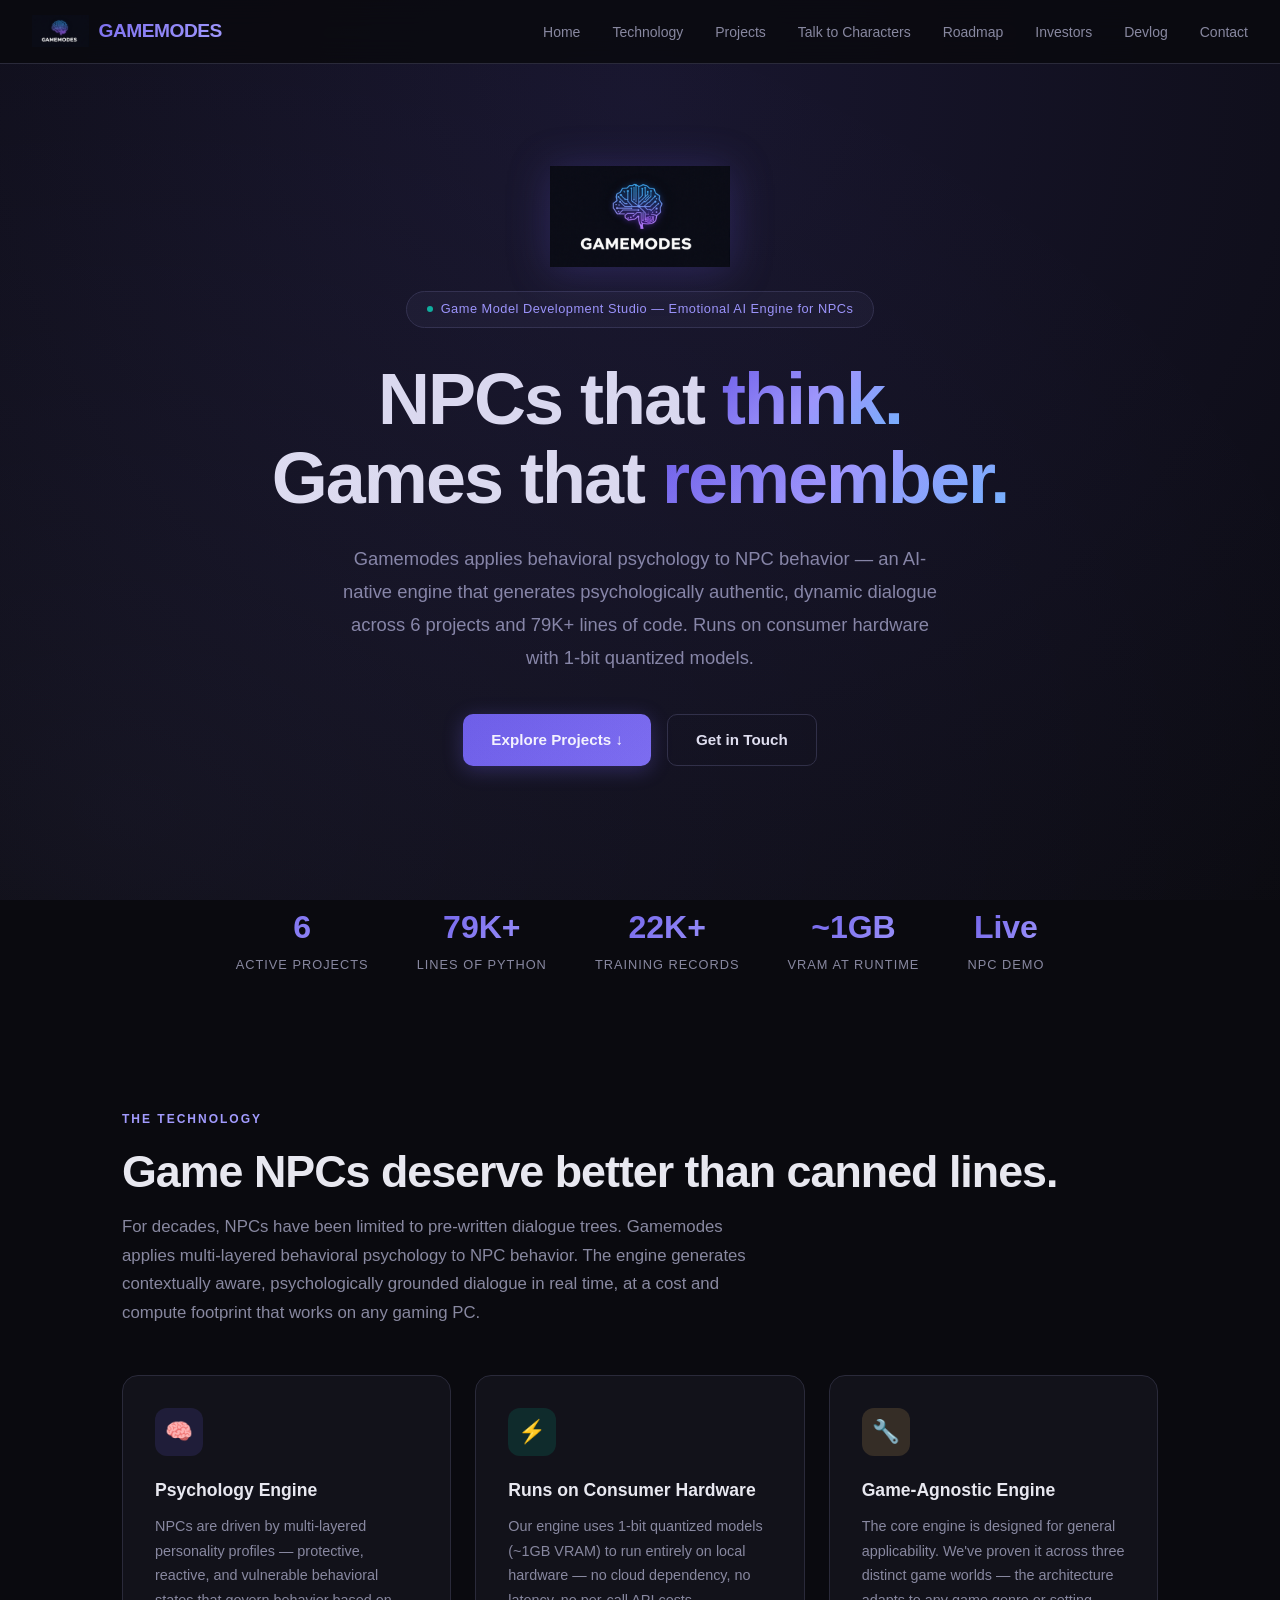
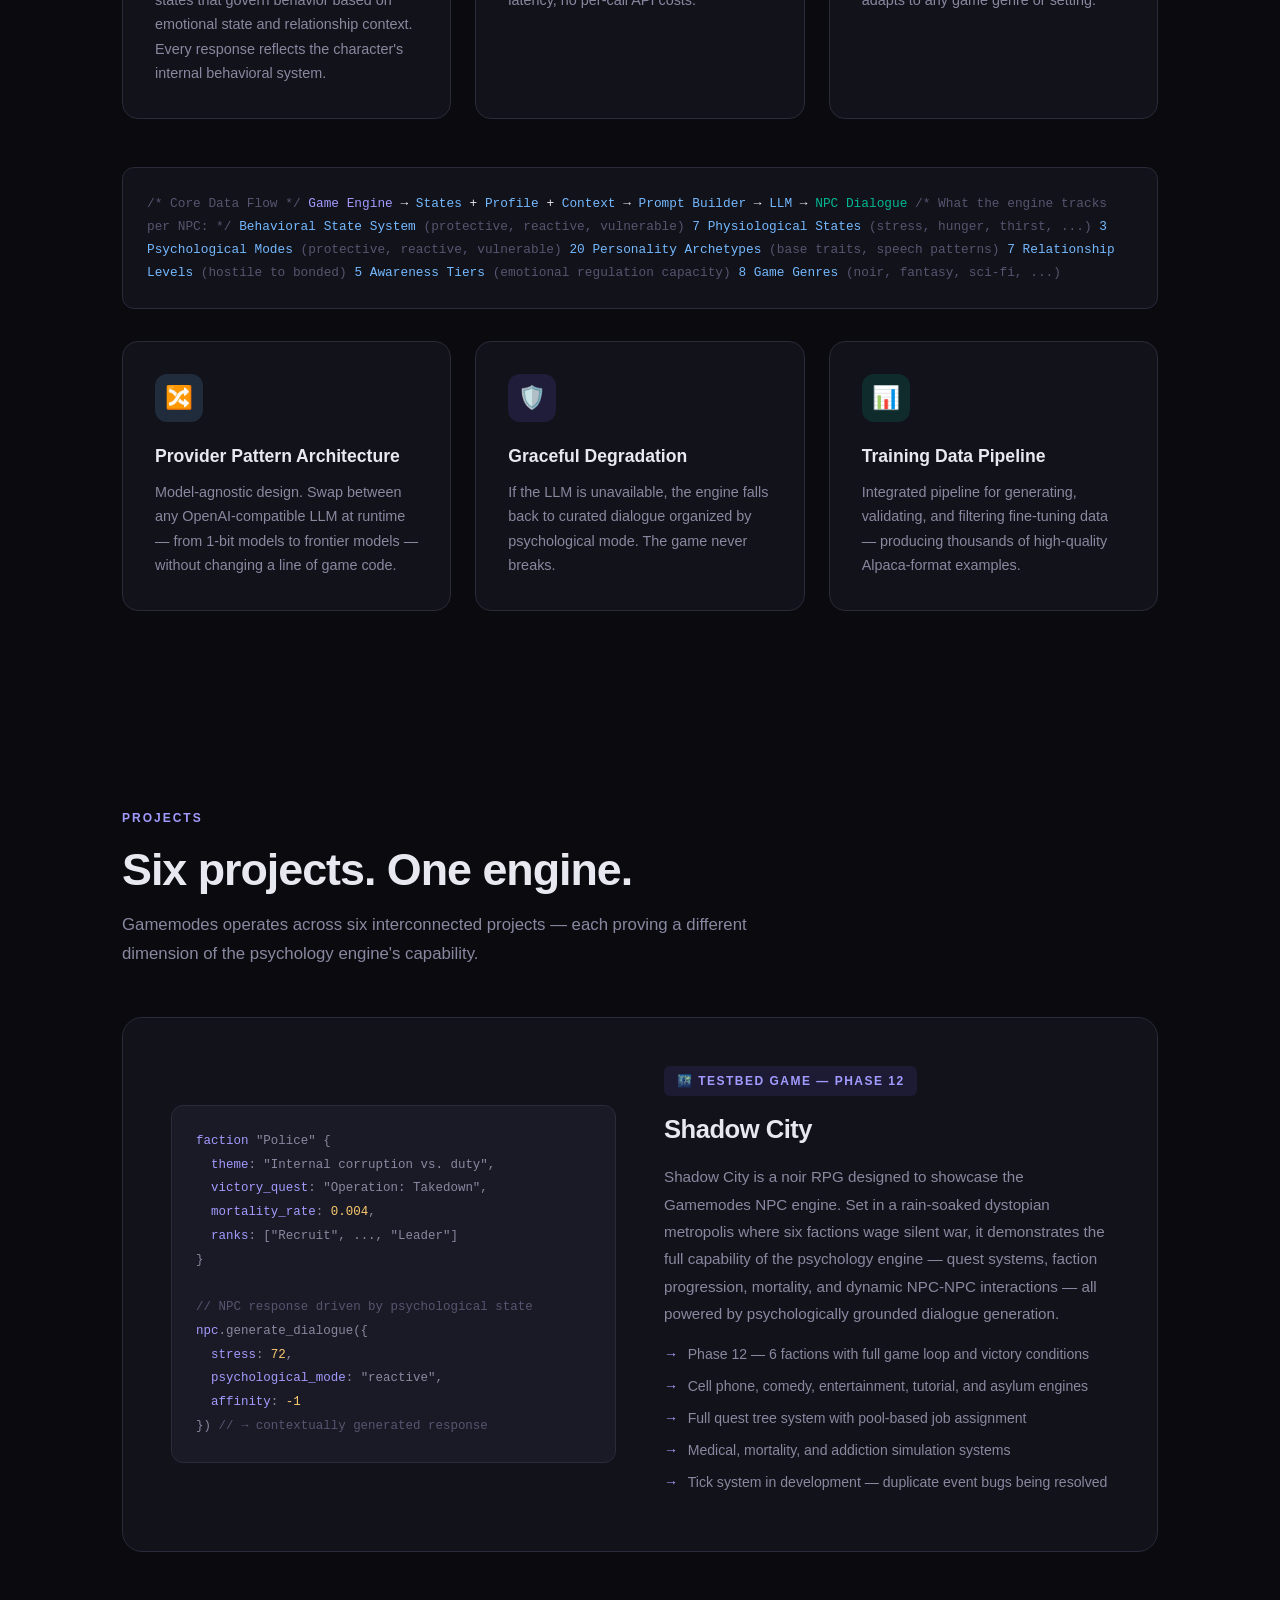
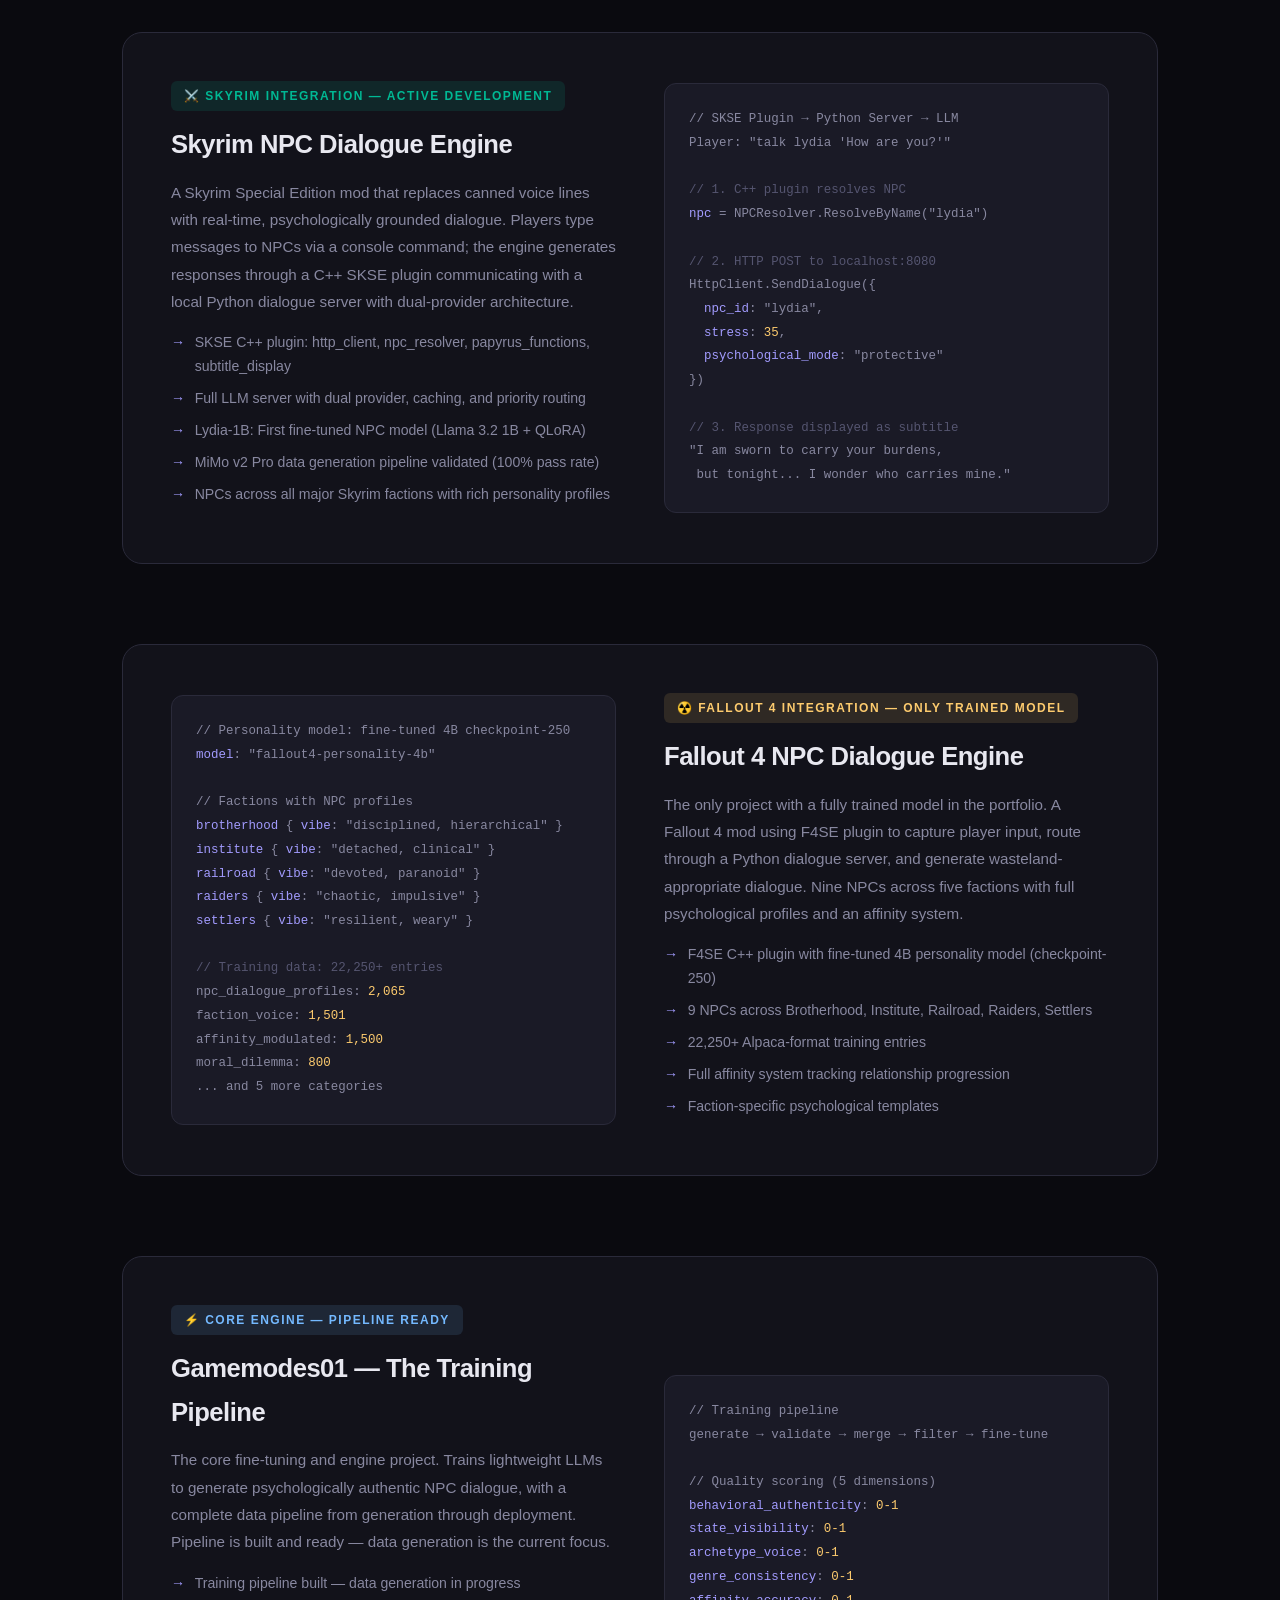
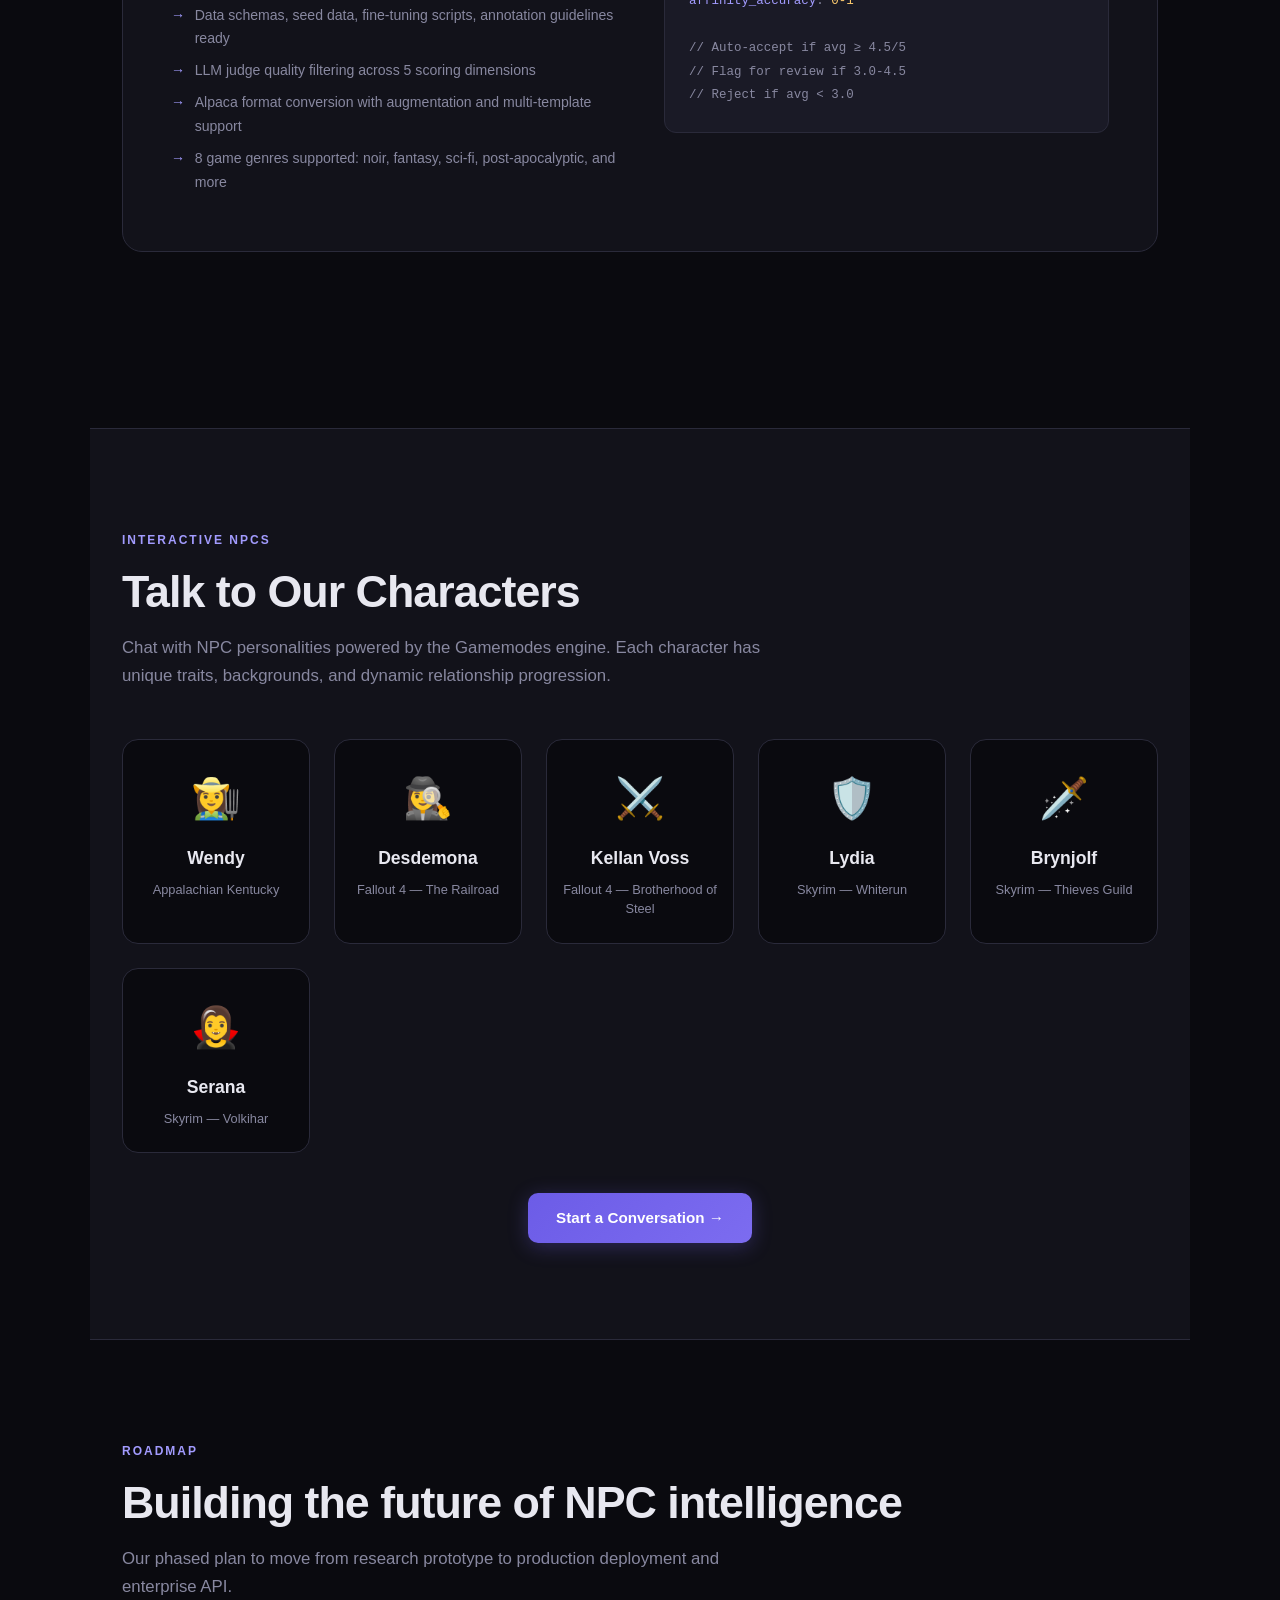
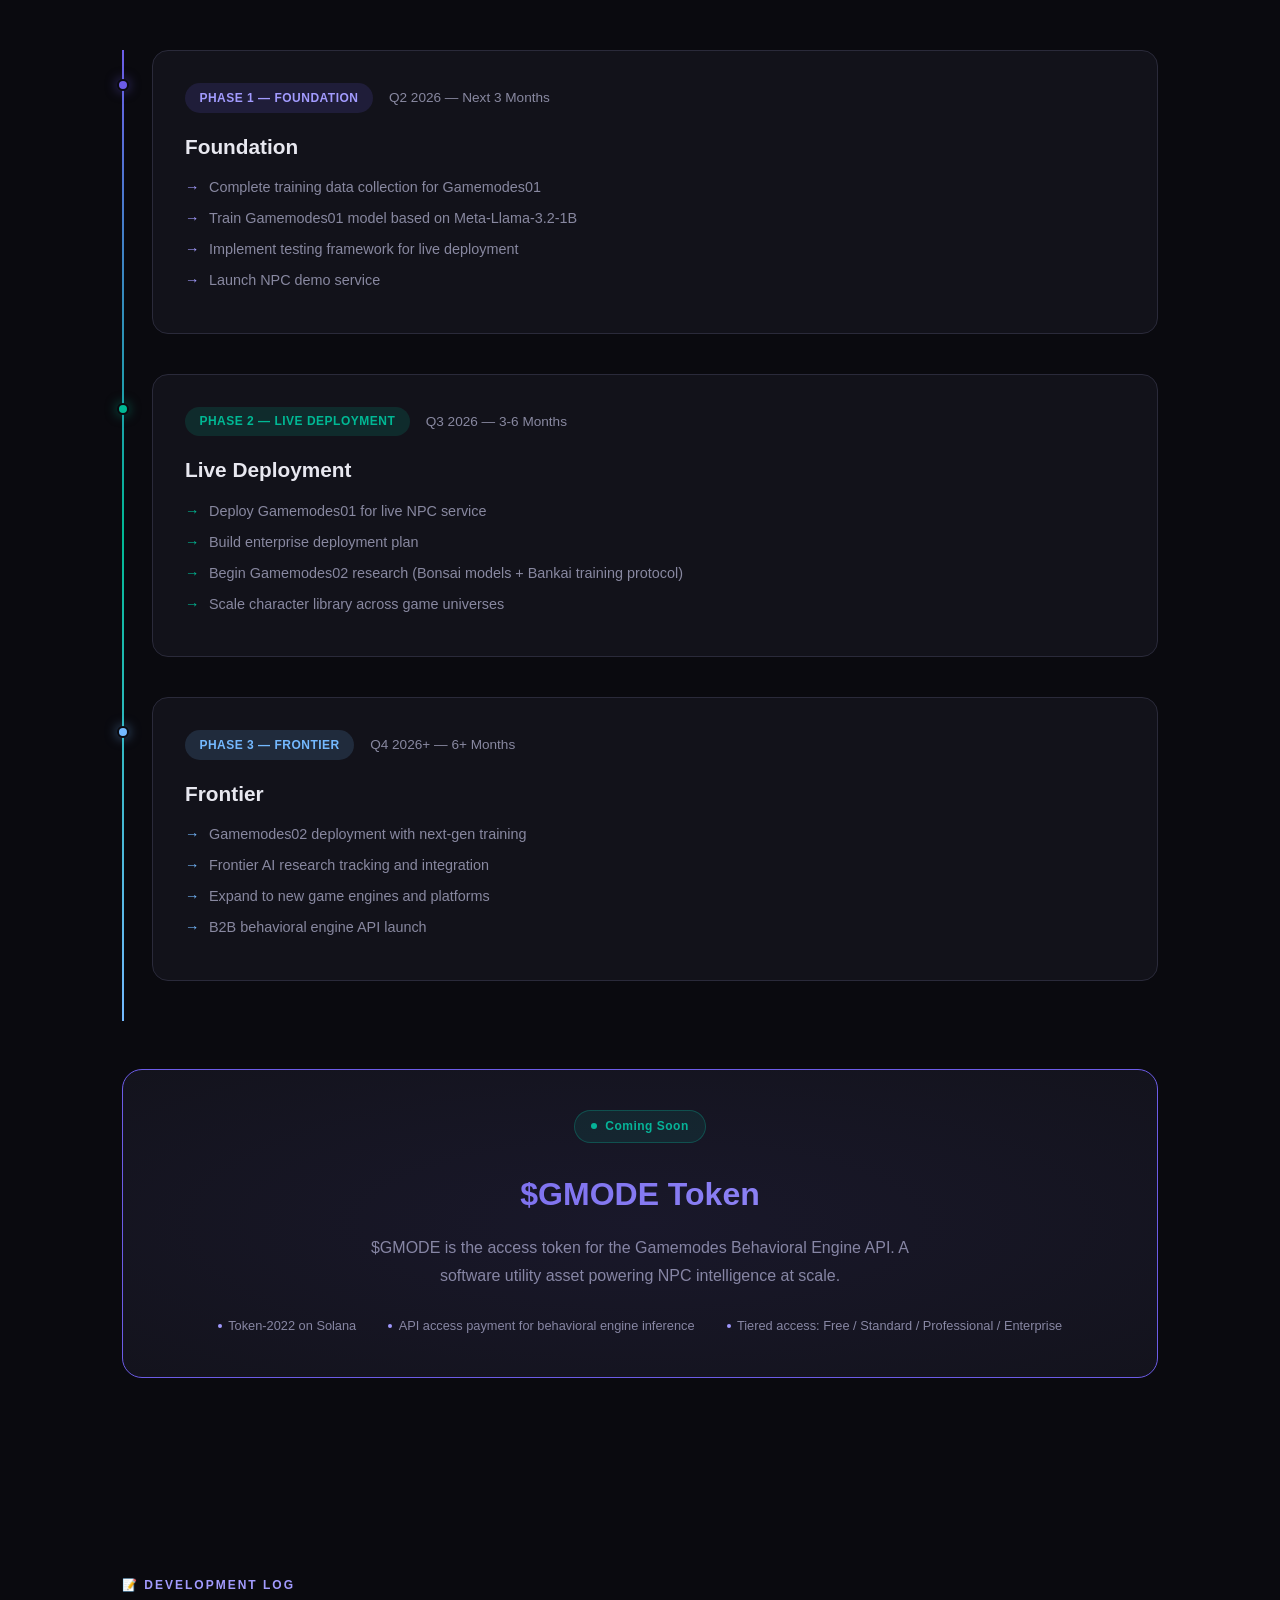
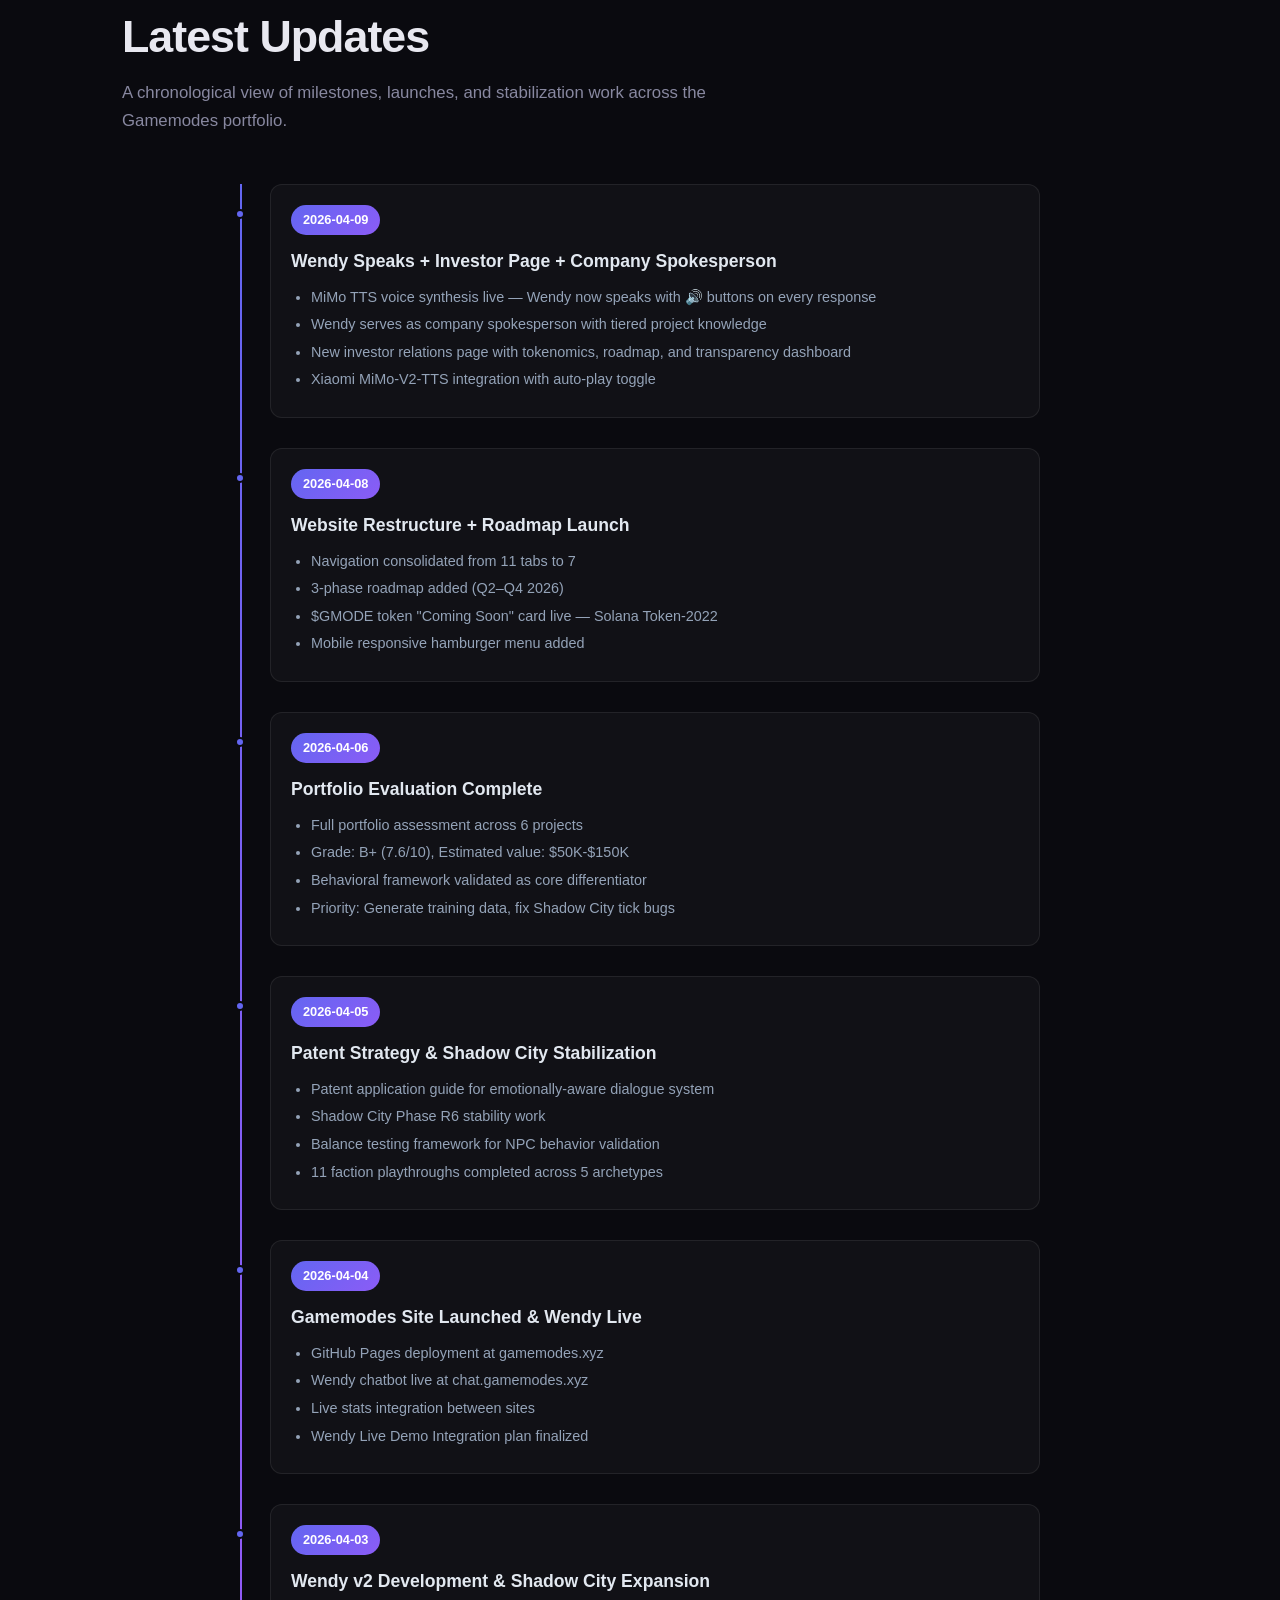
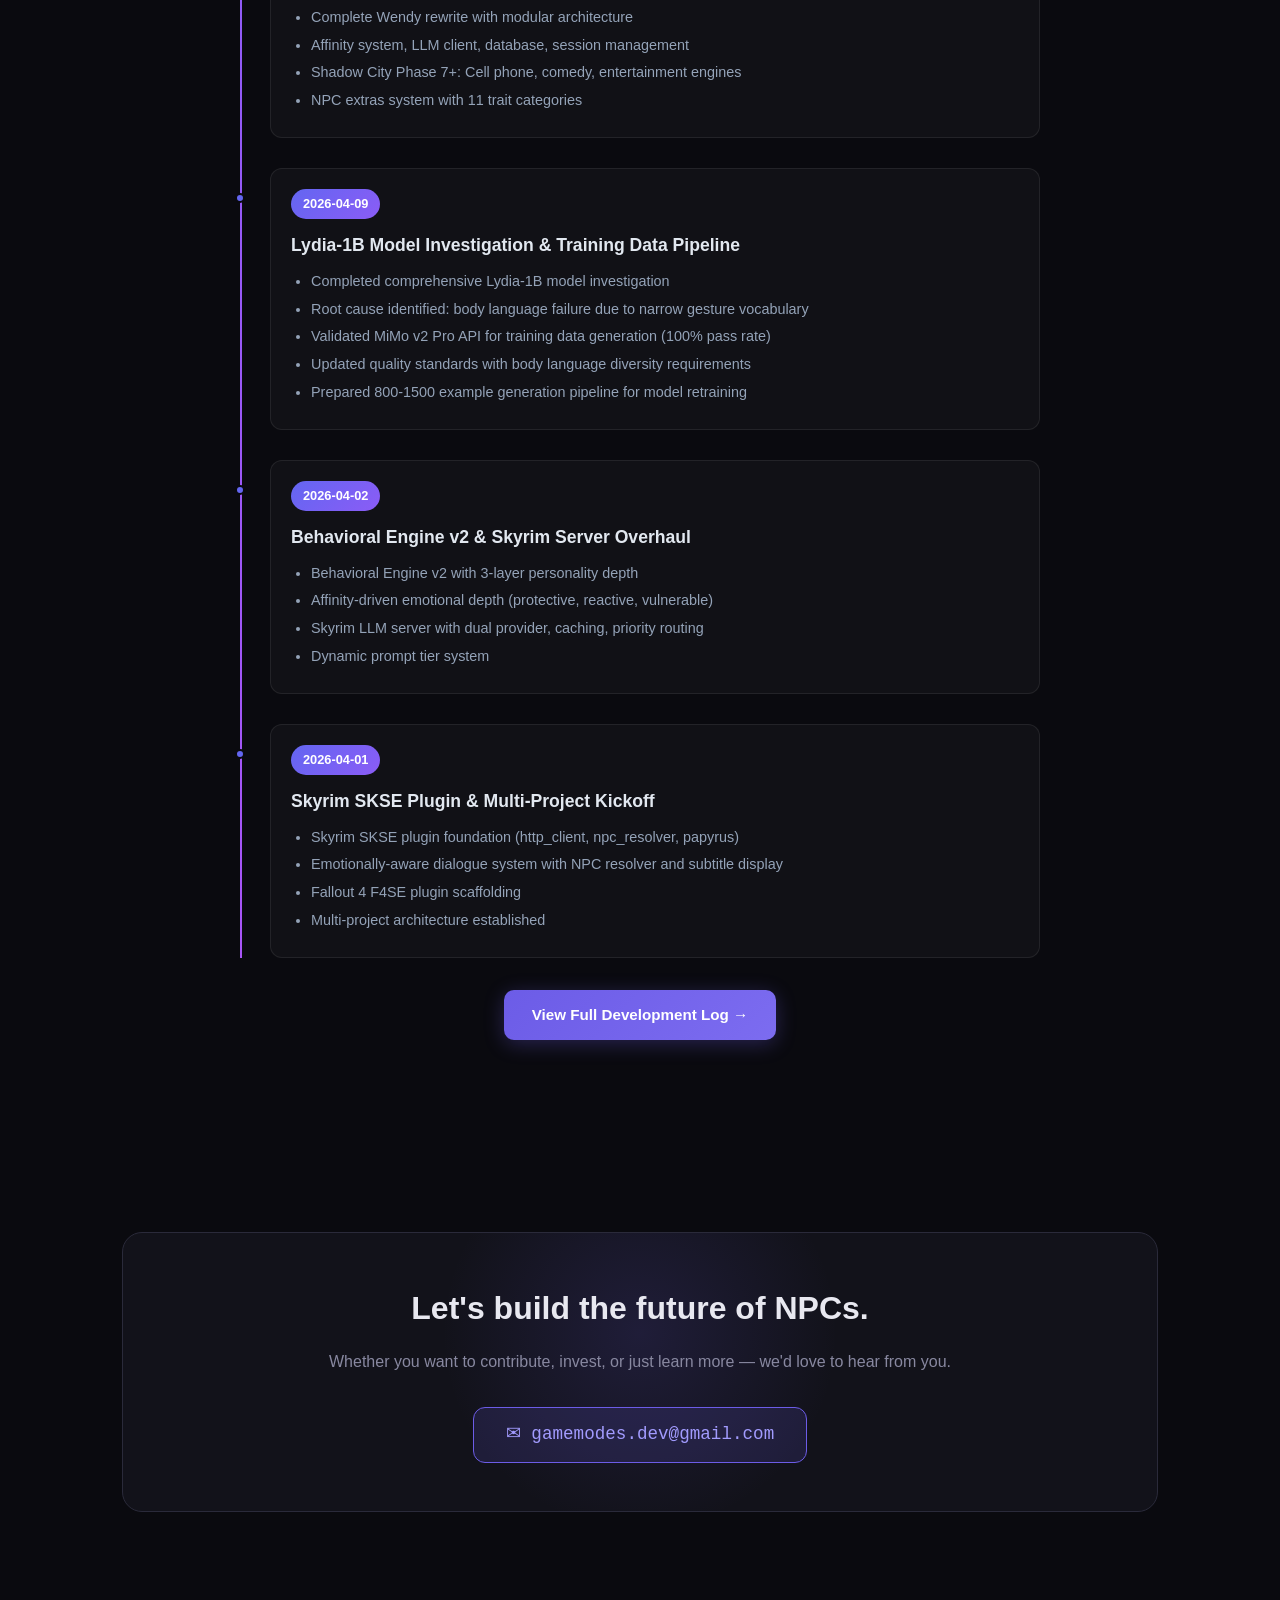
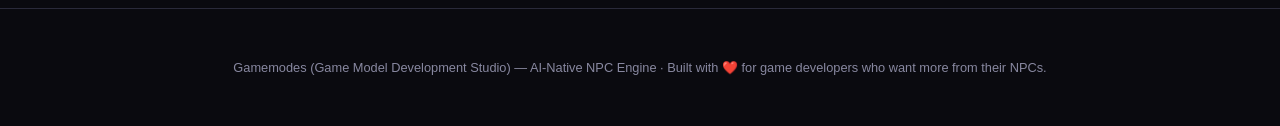
<file: index.html>
<!DOCTYPE html>
<!-- cache-bust: 2026-04-08 -->
<html lang="en">
<head>
<meta charset="UTF-8">
<meta name="viewport" content="width=device-width, initial-scale=1.0">
<title>Gamemodes — Game Model Development Studio</title>
<style>
  :root {
    --bg: #0a0a0f;
    --surface: #12121a;
    --surface2: #1a1a26;
    --border: #2a2a3a;
    --text: #e8e8f0;
    --text-dim: #8888a0;
    --accent: #6c5ce7;
    --accent2: #a29bfe;
    --accent-glow: rgba(108,92,231,0.15);
    --green: #00b894;
    --orange: #fdcb6e;
    --red: #e17055;
    --cyan: #74b9ff;
    --pink: #fd79a8;
    --font: 'Inter', -apple-system, BlinkMacSystemFont, 'Segoe UI', sans-serif;
    --mono: 'JetBrains Mono', 'Fira Code', monospace;
  }

  @import url('https://fonts.googleapis.com/css2?family=Inter:wght@300;400;500;600;700;800;900&family=JetBrains+Mono:wght@400;500&display=swap');

  *, *::before, *::after { margin: 0; padding: 0; box-sizing: border-box; }

  html { scroll-behavior: smooth; }

  body {
    font-family: var(--font);
    background: var(--bg);
    color: var(--text);
    line-height: 1.7;
    -webkit-font-smoothing: antialiased;
  }

  /* ── NAV ─────────────────────────────────────── */
  nav {
    position: fixed; top: 0; left: 0; right: 0; z-index: 100;
    background: rgba(10,10,15,0.85);
    backdrop-filter: blur(20px);
    border-bottom: 1px solid var(--border);
    padding: 0 2rem;
    height: 64px;
    display: flex; align-items: center; justify-content: space-between;
  }
  .nav-logo {
    display: flex; align-items: center; gap: 0.6rem;
    font-weight: 800; font-size: 1.2rem;
    background: linear-gradient(135deg, var(--accent), var(--accent2));
    -webkit-background-clip: text; -webkit-text-fill-color: transparent;
    letter-spacing: -0.5px;
  }
  .nav-logo img {
    height: 32px; width: auto;
    -webkit-text-fill-color: initial;
  }
  .nav-links { display: flex; gap: 2rem; list-style: none; }
  .nav-links a {
    color: var(--text-dim); text-decoration: none; font-size: 0.875rem;
    font-weight: 500; transition: color 0.2s;
  }
  .nav-links a:hover { color: var(--text); }

  /* Mobile nav toggle */
  .nav-toggle {
    display: none;
    background: none;
    border: 1px solid var(--border);
    border-radius: 8px;
    padding: 0.4rem 0.8rem;
    color: var(--text-dim);
    font-size: 1.2rem;
    cursor: pointer;
  }

  /* ── HERO ────────────────────────────────────── */
  .hero {
    min-height: 100vh;
    display: flex; flex-direction: column; align-items: center; justify-content: center;
    text-align: center;
    padding: 6rem 2rem 4rem;
    position: relative;
    overflow: hidden;
  }
  .hero::before {
    content: '';
    position: absolute; top: -50%; left: -50%; width: 200%; height: 200%;
    background: radial-gradient(ellipse at 50% 30%, var(--accent-glow) 0%, transparent 60%),
                radial-gradient(ellipse at 30% 70%, rgba(162,155,254,0.06) 0%, transparent 50%);
    pointer-events: none;
  }
  .hero-logo {
    width: 180px; height: auto;
    margin-bottom: 1.5rem;
    position: relative; z-index: 1;
    filter: drop-shadow(0 4px 20px rgba(108,92,231,0.25));
  }
  .hero-badge {
    display: inline-flex; align-items: center; gap: 0.5rem;
    background: var(--surface);
    border: 1px solid var(--border);
    border-radius: 100px;
    padding: 0.4rem 1.2rem;
    font-size: 0.8rem; font-weight: 500;
    color: var(--accent2);
    margin-bottom: 2rem;
    letter-spacing: 0.5px;
  }
  .hero-badge .dot {
    width: 6px; height: 6px; border-radius: 50%;
    background: var(--green);
    animation: pulse 2s infinite;
  }
  @keyframes pulse {
    0%, 100% { opacity: 1; }
    50% { opacity: 0.4; }
  }
  .hero h1 {
    font-size: clamp(2.5rem, 6vw, 4.5rem);
    font-weight: 900;
    line-height: 1.1;
    letter-spacing: -2px;
    margin-bottom: 1.5rem;
    max-width: 800px;
  }
  .hero h1 .gradient {
    background: linear-gradient(135deg, var(--accent), var(--accent2), #74b9ff);
    -webkit-background-clip: text; -webkit-text-fill-color: transparent;
  }
  .hero p {
    font-size: 1.15rem;
    color: var(--text-dim);
    max-width: 600px;
    margin-bottom: 2.5rem;
    line-height: 1.8;
  }
  .hero-cta {
    display: flex; gap: 1rem; flex-wrap: wrap; justify-content: center;
  }
  .btn {
    display: inline-flex; align-items: center; gap: 0.5rem;
    padding: 0.75rem 1.75rem;
    border-radius: 10px;
    font-weight: 600; font-size: 0.95rem;
    text-decoration: none;
    transition: all 0.25s;
    cursor: pointer; border: none;
  }
  .btn-primary {
    background: linear-gradient(135deg, var(--accent), #7c6cf0);
    color: #fff;
    box-shadow: 0 4px 20px rgba(108,92,231,0.3);
  }
  .btn-primary:hover {
    transform: translateY(-2px);
    box-shadow: 0 8px 30px rgba(108,92,231,0.4);
  }
  .btn-ghost {
    background: transparent;
    border: 1px solid var(--border);
    color: var(--text);
  }
  .btn-ghost:hover {
    border-color: var(--accent);
    background: var(--accent-glow);
  }

  /* ── STATS BAR ──────────────────────────────── */
  .stats-bar {
    display: flex; justify-content: center; gap: 3rem; flex-wrap: wrap;
    padding: 2rem;
    margin-top: -2rem;
    position: relative; z-index: 2;
  }
  .stat {
    text-align: center;
  }
  .stat-value {
    font-size: 2rem; font-weight: 800;
    background: linear-gradient(135deg, var(--accent), var(--accent2));
    -webkit-background-clip: text; -webkit-text-fill-color: transparent;
  }
  .stat-label {
    font-size: 0.8rem; color: var(--text-dim);
    text-transform: uppercase; letter-spacing: 1px; font-weight: 500;
  }

  /* ── SECTIONS ────────────────────────────────── */
  section {
    padding: 6rem 2rem;
    max-width: 1100px;
    margin: 0 auto;
  }
  .section-label {
    display: inline-block;
    font-size: 0.75rem; font-weight: 600;
    text-transform: uppercase; letter-spacing: 2px;
    color: var(--accent2);
    margin-bottom: 1rem;
  }
  .section-title {
    font-size: clamp(1.8rem, 4vw, 2.8rem);
    font-weight: 800;
    line-height: 1.15;
    letter-spacing: -1px;
    margin-bottom: 1rem;
  }
  .section-desc {
    font-size: 1.05rem;
    color: var(--text-dim);
    max-width: 650px;
    margin-bottom: 3rem;
  }

  /* ── ARCHITECTURE ───────────────────────────── */
  .arch-grid {
    display: grid;
    grid-template-columns: repeat(auto-fit, minmax(300px, 1fr));
    gap: 1.5rem;
  }
  .arch-card {
    background: var(--surface);
    border: 1px solid var(--border);
    border-radius: 16px;
    padding: 2rem;
    transition: all 0.3s;
  }
  .arch-card:hover {
    border-color: var(--accent);
    transform: translateY(-4px);
    box-shadow: 0 12px 40px rgba(0,0,0,0.3);
  }
  .arch-card .icon {
    width: 48px; height: 48px;
    border-radius: 12px;
    display: flex; align-items: center; justify-content: center;
    font-size: 1.4rem;
    margin-bottom: 1.25rem;
  }
  .arch-card h3 {
    font-size: 1.1rem; font-weight: 700;
    margin-bottom: 0.5rem;
  }
  .arch-card p {
    color: var(--text-dim); font-size: 0.9rem; line-height: 1.7;
  }

  /* ── PROJECTS ────────────────────────────────── */
  .project {
    display: grid;
    grid-template-columns: 1fr 1fr;
    gap: 3rem;
    align-items: center;
    margin-bottom: 5rem;
    padding: 3rem;
    background: var(--surface);
    border: 1px solid var(--border);
    border-radius: 20px;
  }
  .project:nth-child(even) { direction: rtl; }
  .project:nth-child(even) > * { direction: ltr; }
  .project-label {
    display: inline-flex; align-items: center; gap: 0.5rem;
    font-size: 0.75rem; font-weight: 600;
    text-transform: uppercase; letter-spacing: 1.5px;
    margin-bottom: 0.75rem;
    padding: 0.3rem 0.8rem;
    border-radius: 6px;
  }
  .project h3 {
    font-size: 1.6rem; font-weight: 800;
    letter-spacing: -0.5px;
    margin-bottom: 0.75rem;
  }
  .project p {
    color: var(--text-dim); font-size: 0.95rem; line-height: 1.8;
    margin-bottom: 1rem;
  }
  .project-features {
    list-style: none; padding: 0;
  }
  .project-features li {
    display: flex; align-items: flex-start; gap: 0.6rem;
    font-size: 0.88rem;
    color: var(--text-dim);
    margin-bottom: 0.5rem;
  }
  .project-features li::before {
    content: '\2192';
    color: var(--accent2);
    font-weight: 600;
    flex-shrink: 0;
  }
  .project-visual {
    background: var(--surface2);
    border: 1px solid var(--border);
    border-radius: 12px;
    padding: 1.5rem;
    font-family: var(--mono);
    font-size: 0.78rem;
    line-height: 1.9;
    color: var(--text-dim);
    overflow-x: auto;
  }
  .project-visual .hl { color: var(--accent2); }
  .project-visual .hl2 { color: var(--green); }
  .project-visual .hl3 { color: var(--orange); }
  .project-visual .comment { color: #555570; }

  /* ── TALK TO CHARACTERS ──────────────────────── */
  .characters-section {
    background: var(--surface);
    border-top: 1px solid var(--border);
    border-bottom: 1px solid var(--border);
    padding: 6rem 2rem;
  }
  .characters-section .inner {
    max-width: 1100px;
    margin: 0 auto;
  }
  .character-cards {
    display: grid;
    grid-template-columns: repeat(auto-fit, minmax(160px, 1fr));
    gap: 1.5rem;
    margin-bottom: 2.5rem;
  }
  .character-card {
    display: block;
    background: var(--bg);
    border: 1px solid var(--border);
    border-radius: 16px;
    padding: 1.5rem 1rem;
    transition: all 0.3s;
    text-align: center;
    text-decoration: none;
    color: inherit;
  }
  .character-card:hover {
    border-color: var(--accent);
    transform: translateY(-4px);
    box-shadow: 0 12px 40px rgba(0,0,0,0.3);
  }
  .character-card .char-emoji {
    font-size: 2.5rem;
    display: block;
    margin-bottom: 0.75rem;
  }
  .character-card h4 {
    font-size: 1.1rem;
    font-weight: 700;
    margin-bottom: 0.4rem;
    color: var(--text);
  }
  .character-card p {
    font-size: 0.8rem;
    color: var(--text-dim);
    line-height: 1.5;
  }
  .characters-cta {
    text-align: center;
  }

  /* ── ROADMAP ─────────────────────────────────── */
  .roadmap-timeline {
    display: flex;
    flex-direction: column;
    gap: 0;
    position: relative;
    padding-left: 30px;
  }
  .roadmap-timeline::before {
    content: '';
    position: absolute;
    left: 0;
    top: 0;
    bottom: 0;
    width: 2px;
    background: linear-gradient(180deg, var(--accent), var(--green), var(--cyan));
  }
  .roadmap-phase {
    position: relative;
    margin-bottom: 2.5rem;
    padding: 2rem;
    background: var(--surface);
    border: 1px solid var(--border);
    border-radius: 16px;
    transition: all 0.3s;
  }
  .roadmap-phase:hover {
    border-color: var(--accent);
    transform: translateX(5px);
  }
  .roadmap-phase::before {
    content: '';
    position: absolute;
    left: -36px;
    top: 28px;
    width: 12px;
    height: 12px;
    border-radius: 50%;
    border: 2px solid var(--bg);
  }
  .roadmap-phase.phase-1::before {
    background: var(--accent);
    box-shadow: 0 0 12px rgba(108,92,231,0.5);
  }
  .roadmap-phase.phase-2::before {
    background: var(--green);
    box-shadow: 0 0 12px rgba(0,184,148,0.5);
  }
  .roadmap-phase.phase-3::before {
    background: var(--cyan);
    box-shadow: 0 0 12px rgba(116,185,255,0.5);
  }
  .phase-header {
    display: flex;
    align-items: center;
    gap: 1rem;
    margin-bottom: 1rem;
    flex-wrap: wrap;
  }
  .phase-tag {
    display: inline-block;
    padding: 0.3rem 0.9rem;
    border-radius: 20px;
    font-size: 0.75rem;
    font-weight: 700;
    text-transform: uppercase;
    letter-spacing: 0.5px;
  }
  .phase-1 .phase-tag {
    background: rgba(108,92,231,0.15);
    color: var(--accent2);
  }
  .phase-2 .phase-tag {
    background: rgba(0,184,148,0.15);
    color: var(--green);
  }
  .phase-3 .phase-tag {
    background: rgba(116,185,255,0.15);
    color: var(--cyan);
  }
  .phase-date {
    font-size: 0.85rem;
    color: var(--text-dim);
    font-weight: 500;
  }
  .roadmap-phase h3 {
    font-size: 1.3rem;
    font-weight: 800;
    margin-bottom: 0.75rem;
  }
  .roadmap-phase ul {
    list-style: none;
    padding: 0;
  }
  .roadmap-phase li {
    display: flex;
    align-items: flex-start;
    gap: 0.6rem;
    font-size: 0.9rem;
    color: var(--text-dim);
    margin-bottom: 0.5rem;
    line-height: 1.6;
  }
  .roadmap-phase li::before {
    content: '\2192';
    color: var(--accent2);
    font-weight: 600;
    flex-shrink: 0;
  }
  .phase-2 li::before { color: var(--green); }
  .phase-3 li::before { color: var(--cyan); }

  /* ── GMODE CARD ──────────────────────────────── */
  .gmode-card {
    position: relative;
    background: var(--surface);
    border: 1px solid var(--accent);
    border-radius: 20px;
    padding: 2.5rem;
    text-align: center;
    margin-top: 3rem;
    overflow: hidden;
  }
  .gmode-card::before {
    content: '';
    position: absolute;
    top: -50%; left: -50%; width: 200%; height: 200%;
    background: radial-gradient(ellipse at 50% 50%, rgba(108,92,231,0.08) 0%, transparent 60%);
    pointer-events: none;
  }
  .gmode-badge {
    display: inline-flex;
    align-items: center;
    gap: 0.5rem;
    background: rgba(0,184,148,0.1);
    border: 1px solid rgba(0,184,148,0.3);
    border-radius: 100px;
    padding: 0.35rem 1rem;
    font-size: 0.75rem;
    font-weight: 600;
    color: var(--green);
    margin-bottom: 1.5rem;
    letter-spacing: 0.5px;
  }
  .gmode-badge .dot {
    width: 6px; height: 6px; border-radius: 50%;
    background: var(--green);
    animation: pulse 2s infinite;
  }
  .gmode-card h3 {
    font-size: 2rem;
    font-weight: 900;
    margin-bottom: 0.75rem;
    background: linear-gradient(135deg, var(--accent), var(--accent2));
    -webkit-background-clip: text;
    -webkit-text-fill-color: transparent;
  }
  .gmode-card .gmode-desc {
    color: var(--text-dim);
    font-size: 1rem;
    max-width: 600px;
    margin: 0 auto 1.5rem;
    line-height: 1.8;
  }
  .gmode-details {
    display: flex;
    justify-content: center;
    gap: 2rem;
    flex-wrap: wrap;
    margin-top: 1.5rem;
  }
  .gmode-detail {
    font-size: 0.8rem;
    color: var(--text-dim);
    display: flex;
    align-items: center;
    gap: 0.4rem;
  }
  .gmode-detail .dot-sm {
    width: 4px; height: 4px; border-radius: 50%;
    background: var(--accent2);
  }

  /* ── CONTACT ─────────────────────────────────── */
  .contact-box {
    background: var(--surface);
    border: 1px solid var(--border);
    border-radius: 20px;
    padding: 3rem;
    text-align: center;
    position: relative;
    overflow: hidden;
  }
  .contact-box::before {
    content: '';
    position: absolute;
    top: -100px; left: 50%; transform: translateX(-50%);
    width: 400px; height: 400px;
    background: radial-gradient(circle, var(--accent-glow) 0%, transparent 70%);
    pointer-events: none;
  }
  .contact-box h2 {
    font-size: 2rem; font-weight: 800;
    margin-bottom: 0.75rem;
    position: relative;
  }
  .contact-box p {
    color: var(--text-dim);
    margin-bottom: 2rem;
    position: relative;
  }
  .email-link {
    display: inline-flex; align-items: center; gap: 0.6rem;
    font-family: var(--mono);
    font-size: 1.1rem;
    color: var(--accent2);
    text-decoration: none;
    padding: 0.75rem 2rem;
    border: 1px solid var(--accent);
    border-radius: 12px;
    transition: all 0.25s;
    position: relative;
    background: var(--accent-glow);
  }
  .email-link:hover {
    background: rgba(108,92,231,0.2);
    transform: translateY(-2px);
  }

  /* ── FOOTER ──────────────────────────────────── */
  footer {
    text-align: center;
    padding: 3rem 2rem;
    color: var(--text-dim);
    font-size: 0.8rem;
    border-top: 1px solid var(--border);
  }

  /* ── CODE BLOCK ──────────────────────────────── */
  .code-block {
    background: var(--surface);
    border: 1px solid var(--border);
    border-radius: 12px;
    padding: 1.5rem;
    font-family: var(--mono);
    font-size: 0.8rem;
    line-height: 1.8;
    overflow-x: auto;
    margin: 2rem 0;
  }
  .code-block .kw { color: var(--accent2); }
  .code-block .fn { color: #74b9ff; }
  .code-block .str { color: var(--green); }
  .code-block .cm { color: #555570; }

  /* ── DEVLOG TIMELINE ─────────────────────────── */
  .devlog-timeline {
    max-width: 800px;
    margin: 0 auto;
    position: relative;
    padding-left: 30px;
  }
  .devlog-timeline::before {
    content: '';
    position: absolute;
    left: 0;
    top: 0;
    bottom: 0;
    width: 2px;
    background: linear-gradient(180deg, #6366f1, #8b5cf6, #a855f7);
  }
  .devlog-entry {
    position: relative;
    margin-bottom: 30px;
    padding: 20px;
    background: rgba(255, 255, 255, 0.03);
    border-radius: 12px;
    border: 1px solid rgba(255, 255, 255, 0.08);
    transition: all 0.3s ease;
  }
  .devlog-entry:hover {
    background: rgba(255, 255, 255, 0.05);
    border-color: rgba(99, 102, 241, 0.3);
    transform: translateX(5px);
  }
  .devlog-entry::before {
    content: '';
    position: absolute;
    left: -36px;
    top: 24px;
    width: 10px;
    height: 10px;
    background: #6366f1;
    border-radius: 50%;
    border: 2px solid #0a0a0f;
  }
  .devlog-date {
    display: inline-block;
    background: linear-gradient(135deg, #6366f1, #8b5cf6);
    color: white;
    padding: 4px 12px;
    border-radius: 20px;
    font-size: 0.8rem;
    font-weight: 600;
    margin-bottom: 12px;
  }
  .devlog-entry h4 {
    color: #e2e8f0;
    margin-bottom: 10px;
    font-size: 1.1rem;
  }
  .devlog-entry ul {
    margin: 0;
    padding-left: 20px;
  }
  .devlog-entry li {
    color: #94a3b8;
    margin-bottom: 6px;
    font-size: 0.9rem;
    line-height: 1.5;
  }

  /* ── RESPONSIVE ──────────────────────────────── */
  @media (max-width: 768px) {
    .project { grid-template-columns: 1fr; }
    .project:nth-child(even) { direction: ltr; }

    .nav-links {
      display: none;
      position: absolute;
      top: 64px;
      left: 0;
      right: 0;
      background: rgba(10,10,15,0.95);
      backdrop-filter: blur(20px);
      flex-direction: column;
      padding: 1rem 2rem;
      gap: 1rem;
      border-bottom: 1px solid var(--border);
    }
    .nav-links.open { display: flex; }
    .nav-toggle { display: block; }

    .stats-bar { gap: 1.5rem; }
    section { padding: 4rem 1.5rem; }
    .characters-section { padding: 4rem 1.5rem; }
    .character-cards { grid-template-columns: repeat(2, 1fr); }
    .gmode-details { flex-direction: column; align-items: center; gap: 0.75rem; }
    .phase-header { flex-direction: column; align-items: flex-start; gap: 0.5rem; }
  }
</style>
</head>
<body>

<!-- NAV -->
<nav>
  <div class="nav-logo"><img src="art/gamemodes_logo.png" alt="Gamemodes Logo">GAMEMODES</div>
  <button class="nav-toggle" onclick="document.querySelector('.nav-links').classList.toggle('open')" aria-label="Toggle navigation">&#9776;</button>
  <ul class="nav-links">
    <li><a href="#hero">Home</a></li>
    <li><a href="#technology">Technology</a></li>
    <li><a href="#projects">Projects</a></li>
    <li><a href="https://chat.gamemodes.xyz/characters" target="_blank">Talk to Characters</a></li>
    <li><a href="#roadmap">Roadmap</a></li>
    <li><a href="investors.html">Investors</a></li>
    <li><a href="devlog.html">Devlog</a></li>
    <li><a href="#contact">Contact</a></li>
  </ul>
</nav>

<!-- HERO -->
<div class="hero" id="hero">
  <img src="art/gamemodes_logo.png" alt="Gamemodes Logo" class="hero-logo">
  <div class="hero-badge">
    <span class="dot"></span>
    Game Model Development Studio — Emotional AI Engine for NPCs
  </div>
  <h1>
    NPCs that <span class="gradient">think.</span><br>
    Games that <span class="gradient">remember.</span>
  </h1>
  <p>
    Gamemodes applies behavioral psychology to NPC behavior — an AI-native engine that generates psychologically authentic, dynamic dialogue across 6 projects and 79K+ lines of code. Runs on consumer hardware with 1-bit quantized models.
  </p>
  <div class="hero-cta">
    <a href="#projects" class="btn btn-primary">Explore Projects ↓</a>
    <a href="#contact" class="btn btn-ghost">Get in Touch</a>
  </div>
</div>

<!-- STATS -->
<div class="stats-bar">
  <div class="stat">
    <div class="stat-value">6</div>
    <div class="stat-label">Active Projects</div>
  </div>
  <div class="stat">
    <div class="stat-value">79K+</div>
    <div class="stat-label">Lines of Python</div>
  </div>
  <div class="stat">
    <div class="stat-value">22K+</div>
    <div class="stat-label">Training Records</div>
  </div>
  <div class="stat">
    <div class="stat-value">~1GB</div>
    <div class="stat-label">VRAM at Runtime</div>
  </div>
  <div class="stat">
    <div class="stat-value">Live</div>
    <div class="stat-label">NPC Demo</div>
  </div>
</div>

<!-- TECHNOLOGY (merged Vision + Engine) -->
<section id="technology">
  <span class="section-label">The Technology</span>
  <h2 class="section-title">Game NPCs deserve better than canned lines.</h2>
  <p class="section-desc">
    For decades, NPCs have been limited to pre-written dialogue trees. Gamemodes applies multi-layered behavioral psychology to NPC behavior. The engine generates contextually aware, psychologically grounded dialogue in real time, at a cost and compute footprint that works on any gaming PC.
  </p>

  <div class="arch-grid">
    <div class="arch-card">
      <div class="icon" style="background: rgba(108,92,231,0.15);">🧠</div>
      <h3>Psychology Engine</h3>
      <p>NPCs are driven by multi-layered personality profiles — protective, reactive, and vulnerable behavioral states that govern behavior based on emotional state and relationship context. Every response reflects the character's internal behavioral system.</p>
    </div>
    <div class="arch-card">
      <div class="icon" style="background: rgba(0,184,148,0.15);">⚡</div>
      <h3>Runs on Consumer Hardware</h3>
      <p>Our engine uses 1-bit quantized models (~1GB VRAM) to run entirely on local hardware — no cloud dependency, no latency, no per-call API costs.</p>
    </div>
    <div class="arch-card">
      <div class="icon" style="background: rgba(253,203,110,0.15);">🔧</div>
      <h3>Game-Agnostic Engine</h3>
      <p>The core engine is designed for general applicability. We've proven it across three distinct game worlds — the architecture adapts to any game genre or setting.</p>
    </div>
  </div>

  <div class="code-block" style="margin-top: 3rem;">
<span class="cm">/* Core Data Flow */</span>
<span class="kw">Game Engine</span> → <span class="fn">States</span> + <span class="fn">Profile</span> + <span class="fn">Context</span> → <span class="fn">Prompt Builder</span> → <span class="fn">LLM</span> → <span class="str">NPC Dialogue</span>

<span class="cm">/* What the engine tracks per NPC: */</span>
<span class="fn">Behavioral State System</span> <span class="cm">(protective, reactive, vulnerable)</span>
<span class="fn">7 Physiological States</span>  <span class="cm">(stress, hunger, thirst, ...)</span>
<span class="fn">3 Psychological Modes</span>   <span class="cm">(protective, reactive, vulnerable)</span>
<span class="fn">20 Personality Archetypes</span> <span class="cm">(base traits, speech patterns)</span>
<span class="fn">7 Relationship Levels</span>   <span class="cm">(hostile to bonded)</span>
<span class="fn">5 Awareness Tiers</span>       <span class="cm">(emotional regulation capacity)</span>
<span class="fn">8 Game Genres</span>           <span class="cm">(noir, fantasy, sci-fi, ...)</span>
  </div>

  <div class="arch-grid" style="margin-top: 2rem;">
    <div class="arch-card">
      <div class="icon" style="background: rgba(116,185,255,0.15);">🔀</div>
      <h3>Provider Pattern Architecture</h3>
      <p>Model-agnostic design. Swap between any OpenAI-compatible LLM at runtime — from 1-bit models to frontier models — without changing a line of game code.</p>
    </div>
    <div class="arch-card">
      <div class="icon" style="background: rgba(108,92,231,0.15);">🛡️</div>
      <h3>Graceful Degradation</h3>
      <p>If the LLM is unavailable, the engine falls back to curated dialogue organized by psychological mode. The game never breaks.</p>
    </div>
    <div class="arch-card">
      <div class="icon" style="background: rgba(0,184,148,0.15);">📊</div>
      <h3>Training Data Pipeline</h3>
      <p>Integrated pipeline for generating, validating, and filtering fine-tuning data — producing thousands of high-quality Alpaca-format examples.</p>
    </div>
  </div>
</section>

<!-- PROJECTS -->
<section id="projects">
  <span class="section-label">Projects</span>
  <h2 class="section-title">Six projects. One engine.</h2>
  <p class="section-desc">
    Gamemodes operates across six interconnected projects — each proving a different dimension of the psychology engine's capability.
  </p>

  <!-- Shadow City -->
  <div class="project">
    <div>
      <div class="project-label" style="background: rgba(108,92,231,0.12); color: var(--accent2);">🌃 Testbed Game — Phase 12</div>
      <h3>Shadow City</h3>
      <p>
        Shadow City is a noir RPG designed to showcase the Gamemodes NPC engine. Set in a rain-soaked dystopian metropolis where six factions wage silent war, it demonstrates the full capability of the psychology engine — quest systems, faction progression, mortality, and dynamic NPC-NPC interactions — all powered by psychologically grounded dialogue generation.
      </p>
      <ul class="project-features">
        <li>Phase 12 — 6 factions with full game loop and victory conditions</li>
        <li>Cell phone, comedy, entertainment, tutorial, and asylum engines</li>
        <li>Full quest tree system with pool-based job assignment</li>
        <li>Medical, mortality, and addiction simulation systems</li>
        <li>Tick system in development — duplicate event bugs being resolved</li>
      </ul>
    </div>
    <div class="project-visual">
<span class="hl">faction</span> <span class="str">"Police"</span> {<br>
&nbsp;&nbsp;<span class="hl">theme</span>: <span class="str">"Internal corruption vs. duty"</span>,<br>
&nbsp;&nbsp;<span class="hl">victory_quest</span>: <span class="str">"Operation: Takedown"</span>,<br>
&nbsp;&nbsp;<span class="hl">mortality_rate</span>: <span class="hl3">0.004</span>,<br>
&nbsp;&nbsp;<span class="hl">ranks</span>: [<span class="str">"Recruit"</span>, ..., <span class="str">"Leader"</span>]<br>
}<br><br>
<span class="comment">// NPC response driven by psychological state</span><br>
<span class="hl">npc</span>.<span class="fn">generate_dialogue</span>({<br>
&nbsp;&nbsp;<span class="hl">stress</span>: <span class="hl3">72</span>,<br>
&nbsp;&nbsp;<span class="hl">psychological_mode</span>: <span class="str">"reactive"</span>,<br>
&nbsp;&nbsp;<span class="hl">affinity</span>: <span class="hl3">-1</span><br>
}) <span class="comment">// → contextually generated response</span>
    </div>
  </div>

  <!-- Skyrim -->
  <div class="project">
    <div>
      <div class="project-label" style="background: rgba(0,184,148,0.12); color: var(--green);">⚔️ Skyrim Integration — Active Development</div>
      <h3>Skyrim NPC Dialogue Engine</h3>
      <p>
        A Skyrim Special Edition mod that replaces canned voice lines with real-time, psychologically grounded dialogue. Players type messages to NPCs via a console command; the engine generates responses through a C++ SKSE plugin communicating with a local Python dialogue server with dual-provider architecture.
      </p>
      <ul class="project-features">
        <li>SKSE C++ plugin: http_client, npc_resolver, papyrus_functions, subtitle_display</li>
        <li>Full LLM server with dual provider, caching, and priority routing</li>
        <li>Lydia-1B: First fine-tuned NPC model (Llama 3.2 1B + QLoRA)</li>
        <li>MiMo v2 Pro data generation pipeline validated (100% pass rate)</li>
        <li>NPCs across all major Skyrim factions with rich personality profiles</li>
      </ul>
    </div>
    <div class="project-visual">
<span class="cm">// SKSE Plugin → Python Server → LLM</span><br>
<span class="kw">Player</span>: <span class="str">"talk lydia 'How are you?'"</span><br><br>
<span class="comment">// 1. C++ plugin resolves NPC</span><br>
<span class="hl">npc</span> = <span class="fn">NPCResolver</span>.<span class="fn">ResolveByName</span>(<span class="str">"lydia"</span>)<br><br>
<span class="comment">// 2. HTTP POST to localhost:8080</span><br>
<span class="fn">HttpClient</span>.<span class="fn">SendDialogue</span>({<br>
&nbsp;&nbsp;<span class="hl">npc_id</span>: <span class="str">"lydia"</span>,<br>
&nbsp;&nbsp;<span class="hl">stress</span>: <span class="hl3">35</span>,<br>
&nbsp;&nbsp;<span class="hl">psychological_mode</span>: <span class="str">"protective"</span><br>
})<br><br>
<span class="comment">// 3. Response displayed as subtitle</span><br>
<span class="str">"I am sworn to carry your burdens,<br>
&nbsp;but tonight... I wonder who carries mine."</span>
    </div>
  </div>

  <!-- Fallout 4 -->
  <div class="project">
    <div>
      <div class="project-label" style="background: rgba(253,203,110,0.12); color: var(--orange);">☢️ Fallout 4 Integration — Only Trained Model</div>
      <h3>Fallout 4 NPC Dialogue Engine</h3>
      <p>
        The only project with a fully trained model in the portfolio. A Fallout 4 mod using F4SE plugin to capture player input, route through a Python dialogue server, and generate wasteland-appropriate dialogue. Nine NPCs across five factions with full psychological profiles and an affinity system.
      </p>
      <ul class="project-features">
        <li>F4SE C++ plugin with fine-tuned 4B personality model (checkpoint-250)</li>
        <li>9 NPCs across Brotherhood, Institute, Railroad, Raiders, Settlers</li>
        <li>22,250+ Alpaca-format training entries</li>
        <li>Full affinity system tracking relationship progression</li>
        <li>Faction-specific psychological templates</li>
      </ul>
    </div>
    <div class="project-visual">
<span class="cm">// Personality model: fine-tuned 4B checkpoint-250</span><br>
<span class="hl">model</span>: <span class="str">"fallout4-personality-4b"</span><br><br>
<span class="cm">// Factions with NPC profiles</span><br>
<span class="hl">brotherhood</span> { <span class="hl">vibe</span>: <span class="str">"disciplined, hierarchical"</span> }<br>
<span class="hl">institute</span>   { <span class="hl">vibe</span>: <span class="str">"detached, clinical"</span> }<br>
<span class="hl">railroad</span>    { <span class="hl">vibe</span>: <span class="str">"devoted, paranoid"</span> }<br>
<span class="hl">raiders</span>     { <span class="hl">vibe</span>: <span class="str">"chaotic, impulsive"</span> }<br>
<span class="hl">settlers</span>    { <span class="hl">vibe</span>: <span class="str">"resilient, weary"</span> }<br><br>
<span class="comment">// Training data: 22,250+ entries</span><br>
<span class="fn">npc_dialogue_profiles</span>: <span class="hl3">2,065</span><br>
<span class="fn">faction_voice</span>: <span class="hl3">1,501</span><br>
<span class="fn">affinity_modulated</span>: <span class="hl3">1,500</span><br>
<span class="fn">moral_dilemma</span>: <span class="hl3">800</span><br>
<span class="cm">... and 5 more categories</span>
    </div>
  </div>

  <!-- Gamemodes Engine -->
  <div class="project">
    <div>
      <div class="project-label" style="background: rgba(116,185,255,0.12); color: #74b9ff;">⚡ Core Engine — Pipeline Ready</div>
      <h3>Gamemodes01 — The Training Pipeline</h3>
      <p>
        The core fine-tuning and engine project. Trains lightweight LLMs to generate psychologically authentic NPC dialogue, with a complete data pipeline from generation through deployment. Pipeline is built and ready — data generation is the current focus.
      </p>
      <ul class="project-features">
        <li>Training pipeline built — data generation in progress</li>
        <li>Data schemas, seed data, fine-tuning scripts, annotation guidelines ready</li>
        <li>LLM judge quality filtering across 5 scoring dimensions</li>
        <li>Alpaca format conversion with augmentation and multi-template support</li>
        <li>8 game genres supported: noir, fantasy, sci-fi, post-apocalyptic, and more</li>
      </ul>
    </div>
    <div class="project-visual">
<span class="cm">// Training pipeline</span><br>
<span class="fn">generate</span> → <span class="fn">validate</span> → <span class="fn">merge</span> → <span class="fn">filter</span> → <span class="fn">fine-tune</span><br><br>
<span class="cm">// Quality scoring (5 dimensions)</span><br>
<span class="hl">behavioral_authenticity</span>: <span class="hl3">0-1</span><br>
<span class="hl">state_visibility</span>: <span class="hl3">0-1</span><br>
<span class="hl">archetype_voice</span>: <span class="hl3">0-1</span><br>
<span class="hl">genre_consistency</span>: <span class="hl3">0-1</span><br>
<span class="hl">affinity_accuracy</span>: <span class="hl3">0-1</span><br><br>
<span class="cm">// Auto-accept if avg ≥ 4.5/5</span><br>
<span class="cm">// Flag for review if 3.0-4.5</span><br>
<span class="cm">// Reject if avg < 3.0</span>
    </div>
  </div>
</section>

<!-- TALK TO CHARACTERS -->
<section class="characters-section" id="characters">
  <div class="inner">
    <span class="section-label">Interactive NPCs</span>
    <h2 class="section-title">Talk to Our Characters</h2>
    <p class="section-desc">
      Chat with NPC personalities powered by the Gamemodes engine. Each character has unique traits, backgrounds, and dynamic relationship progression.
    </p>

    <div class="character-cards">
      <a href="https://chat.gamemodes.xyz/characters" target="_blank" class="character-card">
        <span class="char-emoji">👩‍🌾</span>
        <h4>Wendy</h4>
        <p>Appalachian Kentucky</p>
      </a>
      <a href="https://chat.gamemodes.xyz/characters" target="_blank" class="character-card">
        <span class="char-emoji">🕵️‍♀️</span>
        <h4>Desdemona</h4>
        <p>Fallout 4 — The Railroad</p>
      </a>
      <a href="https://chat.gamemodes.xyz/characters" target="_blank" class="character-card">
        <span class="char-emoji">⚔️</span>
        <h4>Kellan Voss</h4>
        <p>Fallout 4 — Brotherhood of Steel</p>
      </a>
      <a href="https://chat.gamemodes.xyz/characters" target="_blank" class="character-card">
        <span class="char-emoji">🛡️</span>
        <h4>Lydia</h4>
        <p>Skyrim — Whiterun</p>
      </a>
      <a href="https://chat.gamemodes.xyz/characters" target="_blank" class="character-card">
        <span class="char-emoji">🗡️</span>
        <h4>Brynjolf</h4>
        <p>Skyrim — Thieves Guild</p>
      </a>
      <a href="https://chat.gamemodes.xyz/characters" target="_blank" class="character-card">
        <span class="char-emoji">🧛‍♀️</span>
        <h4>Serana</h4>
        <p>Skyrim — Volkihar</p>
      </a>
    </div>

    <div class="characters-cta">
      <a href="https://chat.gamemodes.xyz/characters" class="btn btn-primary" target="_blank">Start a Conversation →</a>
    </div>
  </div>
</section>

<!-- ROADMAP -->
<section id="roadmap">
  <span class="section-label">Roadmap</span>
  <h2 class="section-title">Building the future of NPC intelligence</h2>
  <p class="section-desc">
    Our phased plan to move from research prototype to production deployment and enterprise API.
  </p>

  <div class="roadmap-timeline">

    <div class="roadmap-phase phase-1">
      <div class="phase-header">
        <span class="phase-tag">Phase 1 — Foundation</span>
        <span class="phase-date">Q2 2026 — Next 3 Months</span>
      </div>
      <h3>Foundation</h3>
      <ul>
        <li>Complete training data collection for Gamemodes01</li>
        <li>Train Gamemodes01 model based on Meta-Llama-3.2-1B</li>
        <li>Implement testing framework for live deployment</li>
        <li>Launch NPC demo service</li>
      </ul>
    </div>

    <div class="roadmap-phase phase-2">
      <div class="phase-header">
        <span class="phase-tag">Phase 2 — Live Deployment</span>
        <span class="phase-date">Q3 2026 — 3-6 Months</span>
      </div>
      <h3>Live Deployment</h3>
      <ul>
        <li>Deploy Gamemodes01 for live NPC service</li>
        <li>Build enterprise deployment plan</li>
        <li>Begin Gamemodes02 research (Bonsai models + Bankai training protocol)</li>
        <li>Scale character library across game universes</li>
      </ul>
    </div>

    <div class="roadmap-phase phase-3">
      <div class="phase-header">
        <span class="phase-tag">Phase 3 — Frontier</span>
        <span class="phase-date">Q4 2026+ — 6+ Months</span>
      </div>
      <h3>Frontier</h3>
      <ul>
        <li>Gamemodes02 deployment with next-gen training</li>
        <li>Frontier AI research tracking and integration</li>
        <li>Expand to new game engines and platforms</li>
        <li>B2B behavioral engine API launch</li>
      </ul>
    </div>

  </div>

  <!-- GMODE Token -->
  <div class="gmode-card">
    <div class="gmode-badge">
      <span class="dot"></span>
      Coming Soon
    </div>
    <h3>$GMODE Token</h3>
    <p class="gmode-desc">
      $GMODE is the access token for the Gamemodes Behavioral Engine API. A software utility asset powering NPC intelligence at scale.
    </p>
    <div class="gmode-details">
      <span class="gmode-detail"><span class="dot-sm"></span> Token-2022 on Solana</span>
      <span class="gmode-detail"><span class="dot-sm"></span> API access payment for behavioral engine inference</span>
      <span class="gmode-detail"><span class="dot-sm"></span> Tiered access: Free / Standard / Professional / Enterprise</span>
    </div>
  </div>
</section>

<!-- DEVLOG -->
<section id="devlog">
  <span class="section-label">📝 Development Log</span>
  <h2 class="section-title">Latest Updates</h2>
  <p class="section-desc">A chronological view of milestones, launches, and stabilization work across the Gamemodes portfolio.</p>

  <div class="devlog-timeline">

    <div class="devlog-entry">
      <div class="devlog-date">2026-04-09</div>
      <h4>Wendy Speaks + Investor Page + Company Spokesperson</h4>
      <ul>
        <li>MiMo TTS voice synthesis live — Wendy now speaks with 🔊 buttons on every response</li>
        <li>Wendy serves as company spokesperson with tiered project knowledge</li>
        <li>New investor relations page with tokenomics, roadmap, and transparency dashboard</li>
        <li>Xiaomi MiMo-V2-TTS integration with auto-play toggle</li>
      </ul>
    </div>

    <div class="devlog-entry">
      <div class="devlog-date">2026-04-08</div>
      <h4>Website Restructure + Roadmap Launch</h4>
      <ul>
        <li>Navigation consolidated from 11 tabs to 7</li>
        <li>3-phase roadmap added (Q2–Q4 2026)</li>
        <li>$GMODE token "Coming Soon" card live — Solana Token-2022</li>
        <li>Mobile responsive hamburger menu added</li>
      </ul>
    </div>

    <div class="devlog-entry">
      <div class="devlog-date">2026-04-06</div>
      <h4>Portfolio Evaluation Complete</h4>
      <ul>
        <li>Full portfolio assessment across 6 projects</li>
        <li>Grade: B+ (7.6/10), Estimated value: $50K-$150K</li>
        <li>Behavioral framework validated as core differentiator</li>
        <li>Priority: Generate training data, fix Shadow City tick bugs</li>
      </ul>
    </div>

    <div class="devlog-entry">
      <div class="devlog-date">2026-04-05</div>
      <h4>Patent Strategy & Shadow City Stabilization</h4>
      <ul>
        <li>Patent application guide for emotionally-aware dialogue system</li>
        <li>Shadow City Phase R6 stability work</li>
        <li>Balance testing framework for NPC behavior validation</li>
        <li>11 faction playthroughs completed across 5 archetypes</li>
      </ul>
    </div>

    <div class="devlog-entry">
      <div class="devlog-date">2026-04-04</div>
      <h4>Gamemodes Site Launched & Wendy Live</h4>
      <ul>
        <li>GitHub Pages deployment at gamemodes.xyz</li>
        <li>Wendy chatbot live at chat.gamemodes.xyz</li>
        <li>Live stats integration between sites</li>
        <li>Wendy Live Demo Integration plan finalized</li>
      </ul>
    </div>

    <div class="devlog-entry">
      <div class="devlog-date">2026-04-03</div>
      <h4>Wendy v2 Development & Shadow City Expansion</h4>
      <ul>
        <li>Complete Wendy rewrite with modular architecture</li>
        <li>Affinity system, LLM client, database, session management</li>
        <li>Shadow City Phase 7+: Cell phone, comedy, entertainment engines</li>
        <li>NPC extras system with 11 trait categories</li>
      </ul>
    </div>

    <div class="devlog-entry">
      <div class="devlog-date">2026-04-09</div>
      <h4>Lydia-1B Model Investigation & Training Data Pipeline</h4>
      <ul>
        <li>Completed comprehensive Lydia-1B model investigation</li>
        <li>Root cause identified: body language failure due to narrow gesture vocabulary</li>
        <li>Validated MiMo v2 Pro API for training data generation (100% pass rate)</li>
        <li>Updated quality standards with body language diversity requirements</li>
        <li>Prepared 800-1500 example generation pipeline for model retraining</li>
      </ul>
    </div>

    <div class="devlog-entry">
      <div class="devlog-date">2026-04-02</div>
      <h4>Behavioral Engine v2 & Skyrim Server Overhaul</h4>
      <ul>
        <li>Behavioral Engine v2 with 3-layer personality depth</li>
        <li>Affinity-driven emotional depth (protective, reactive, vulnerable)</li>
        <li>Skyrim LLM server with dual provider, caching, priority routing</li>
        <li>Dynamic prompt tier system</li>
      </ul>
    </div>

    <div class="devlog-entry">
      <div class="devlog-date">2026-04-01</div>
      <h4>Skyrim SKSE Plugin & Multi-Project Kickoff</h4>
      <ul>
        <li>Skyrim SKSE plugin foundation (http_client, npc_resolver, papyrus)</li>
        <li>Emotionally-aware dialogue system with NPC resolver and subtitle display</li>
        <li>Fallout 4 F4SE plugin scaffolding</li>
        <li>Multi-project architecture established</li>
      </ul>
    </div>

  </div>
  <div style="text-align: center; margin-top: 2rem;">
    <a href="devlog.html" class="btn btn-primary">View Full Development Log →</a>
  </div>
</section>

<!-- CONTACT -->
<section id="contact">
  <div class="contact-box">
    <h2>Let's build the future of NPCs.</h2>
    <p>Whether you want to contribute, invest, or just learn more — we'd love to hear from you.</p>
    <a href="mailto:gamemodes.dev@gmail.com" class="email-link">
      ✉ gamemodes.dev@gmail.com
    </a>
  </div>
</section>

<!-- FOOTER -->
<footer>
  <p>Gamemodes (Game Model Development Studio) — AI-Native NPC Engine · Built with ❤️ for game developers who want more from their NPCs.</p>
</footer>

</body>
</html>
</file>
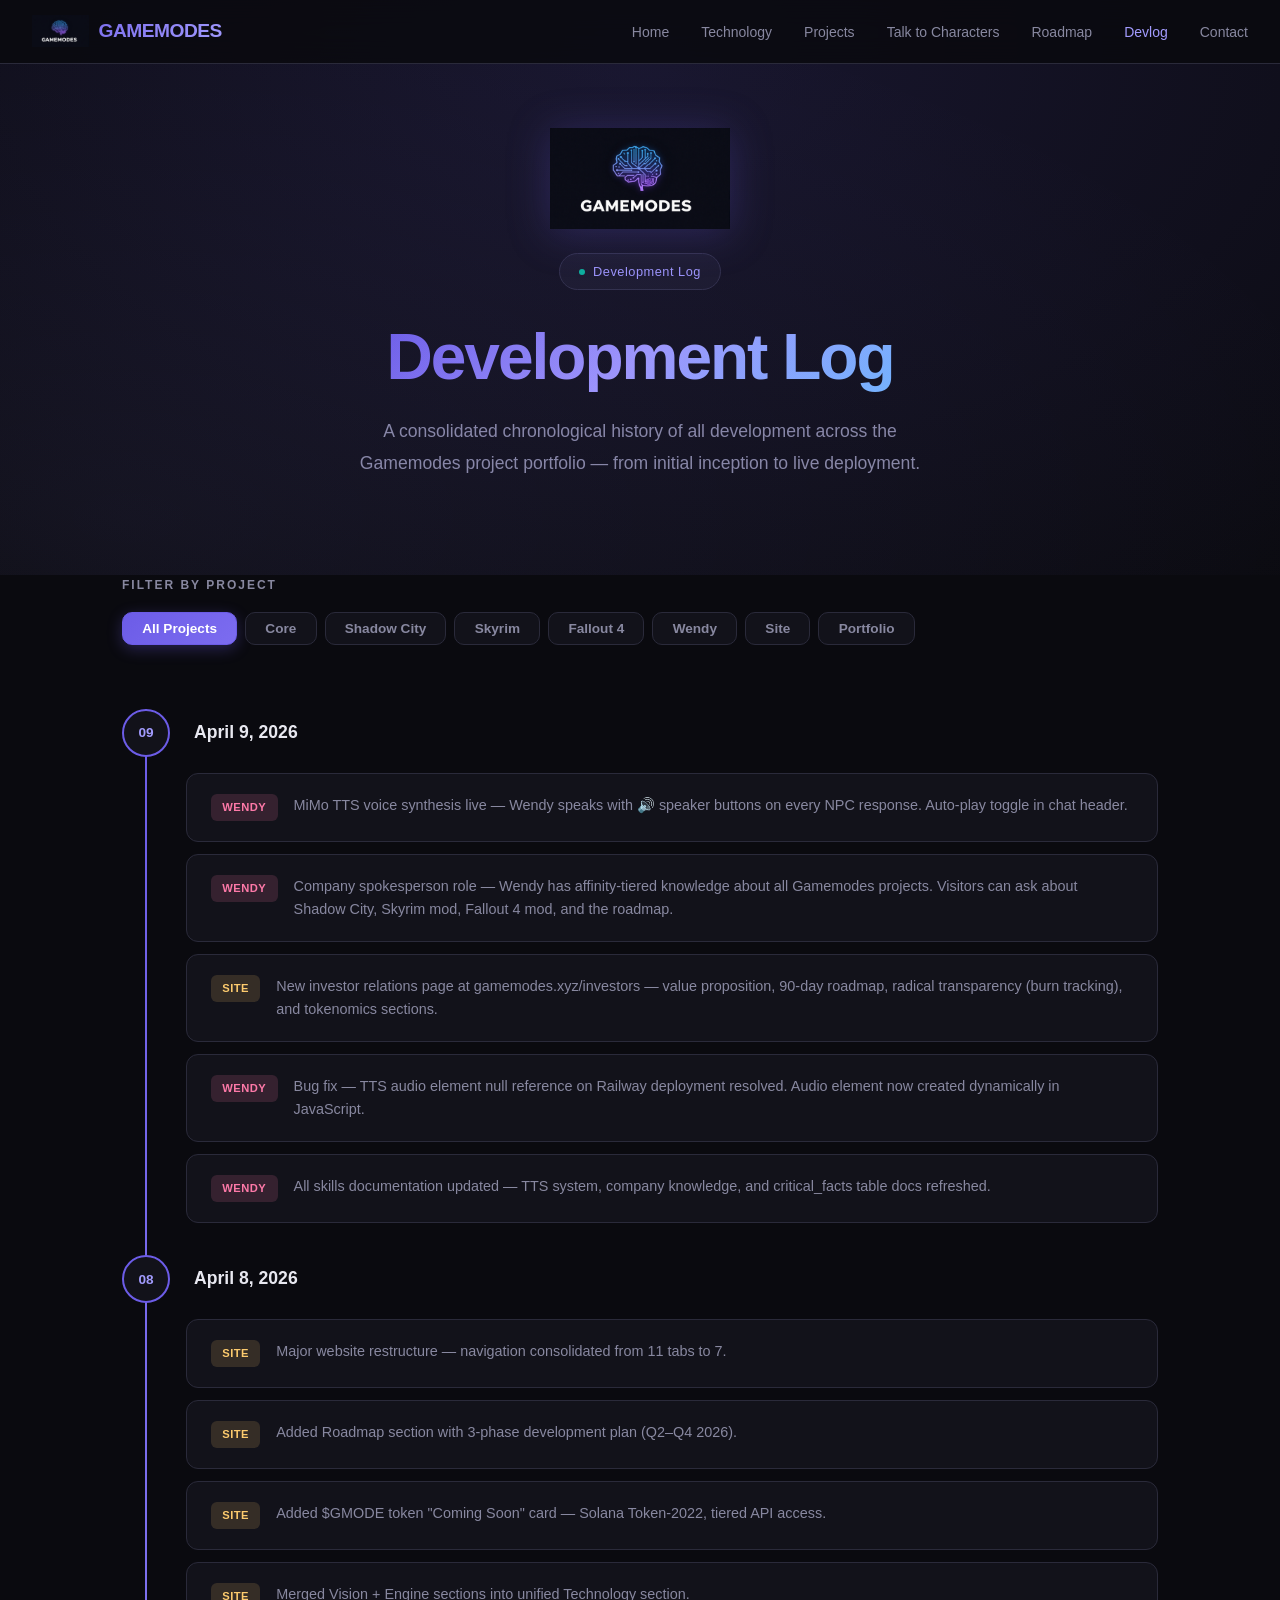
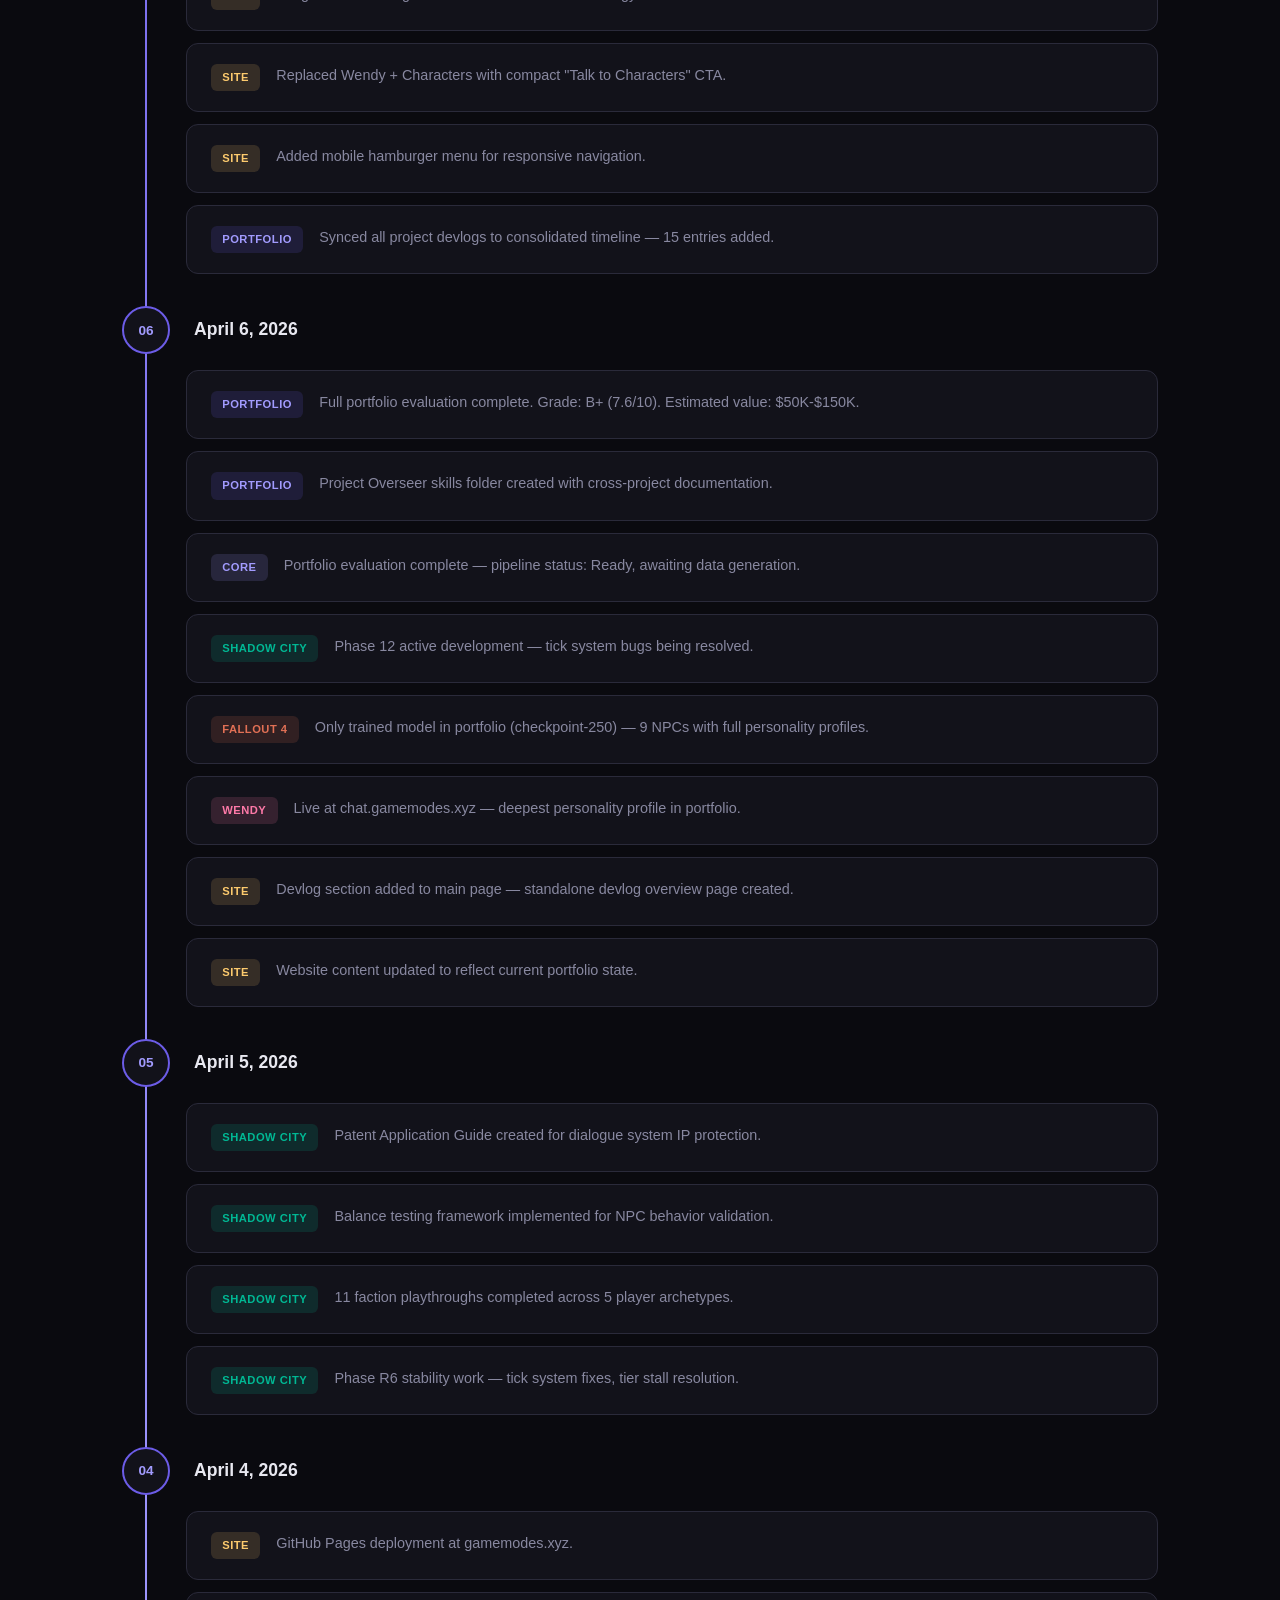
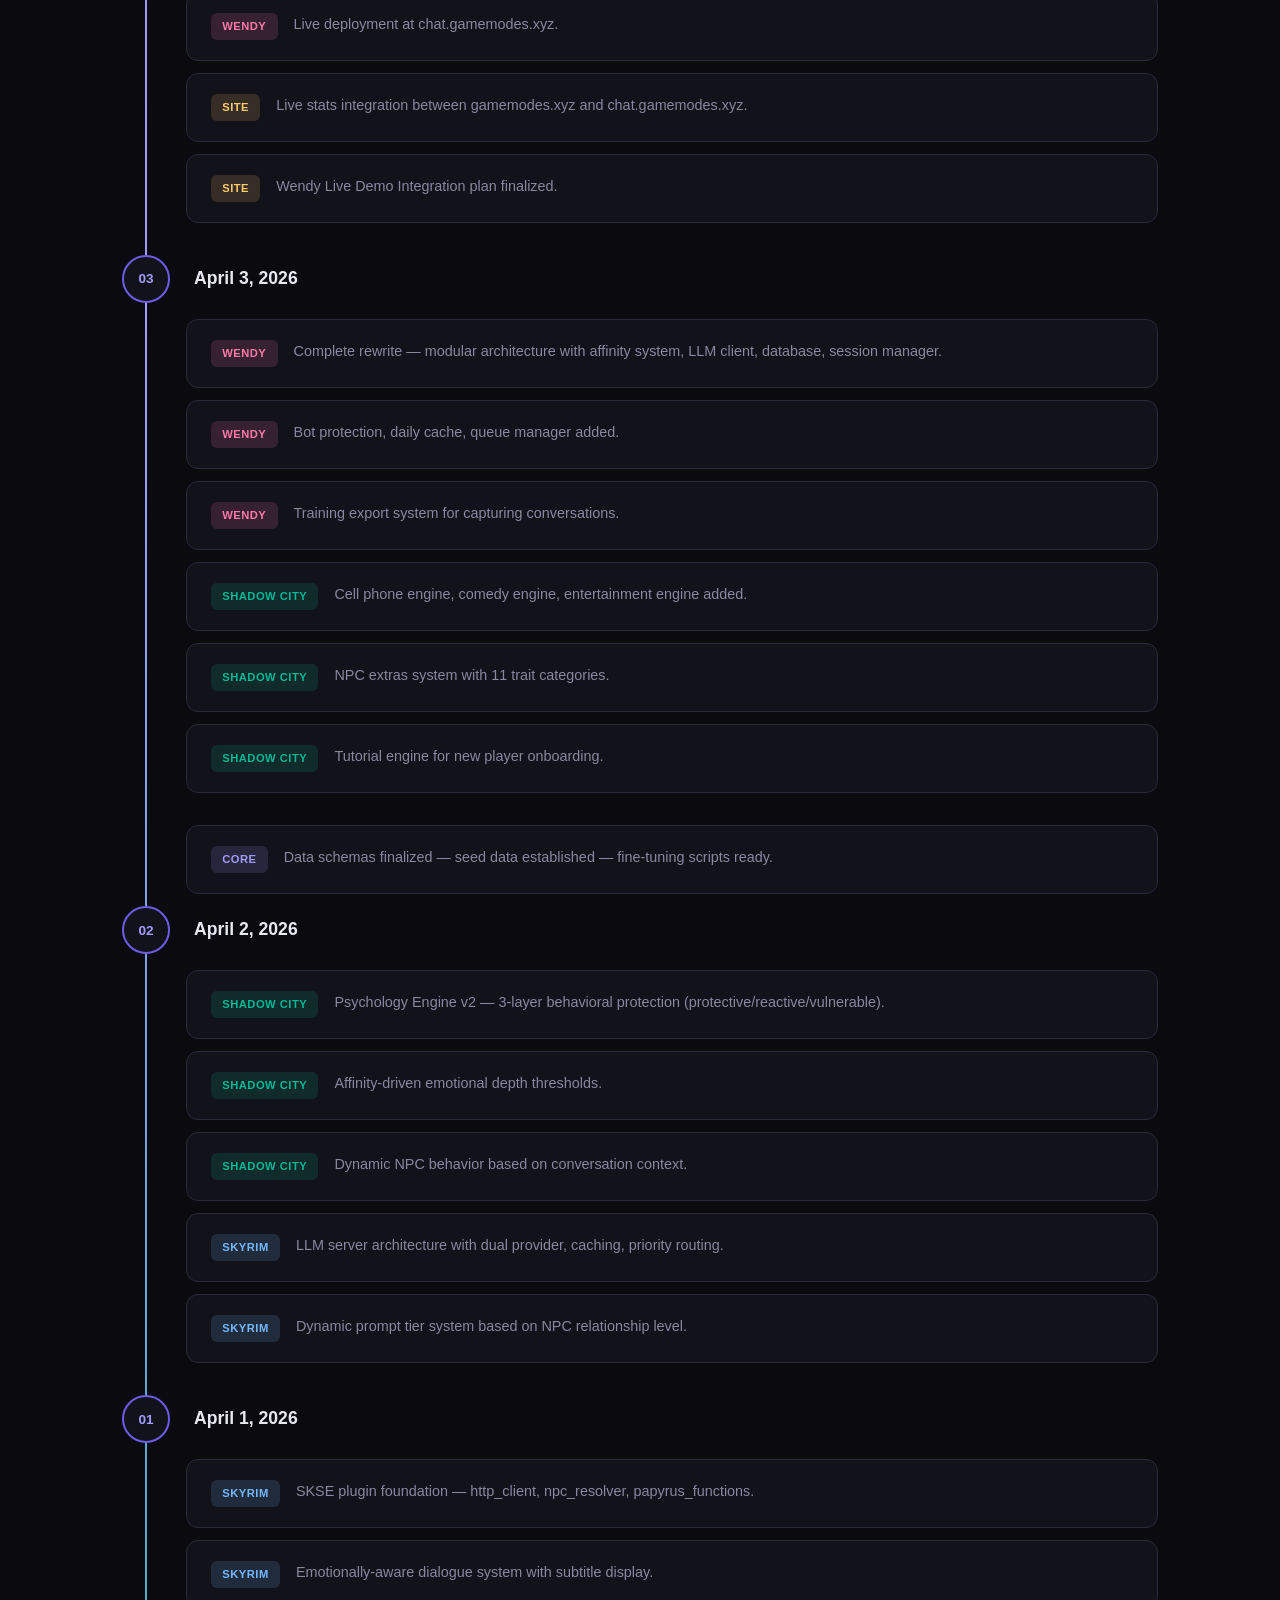
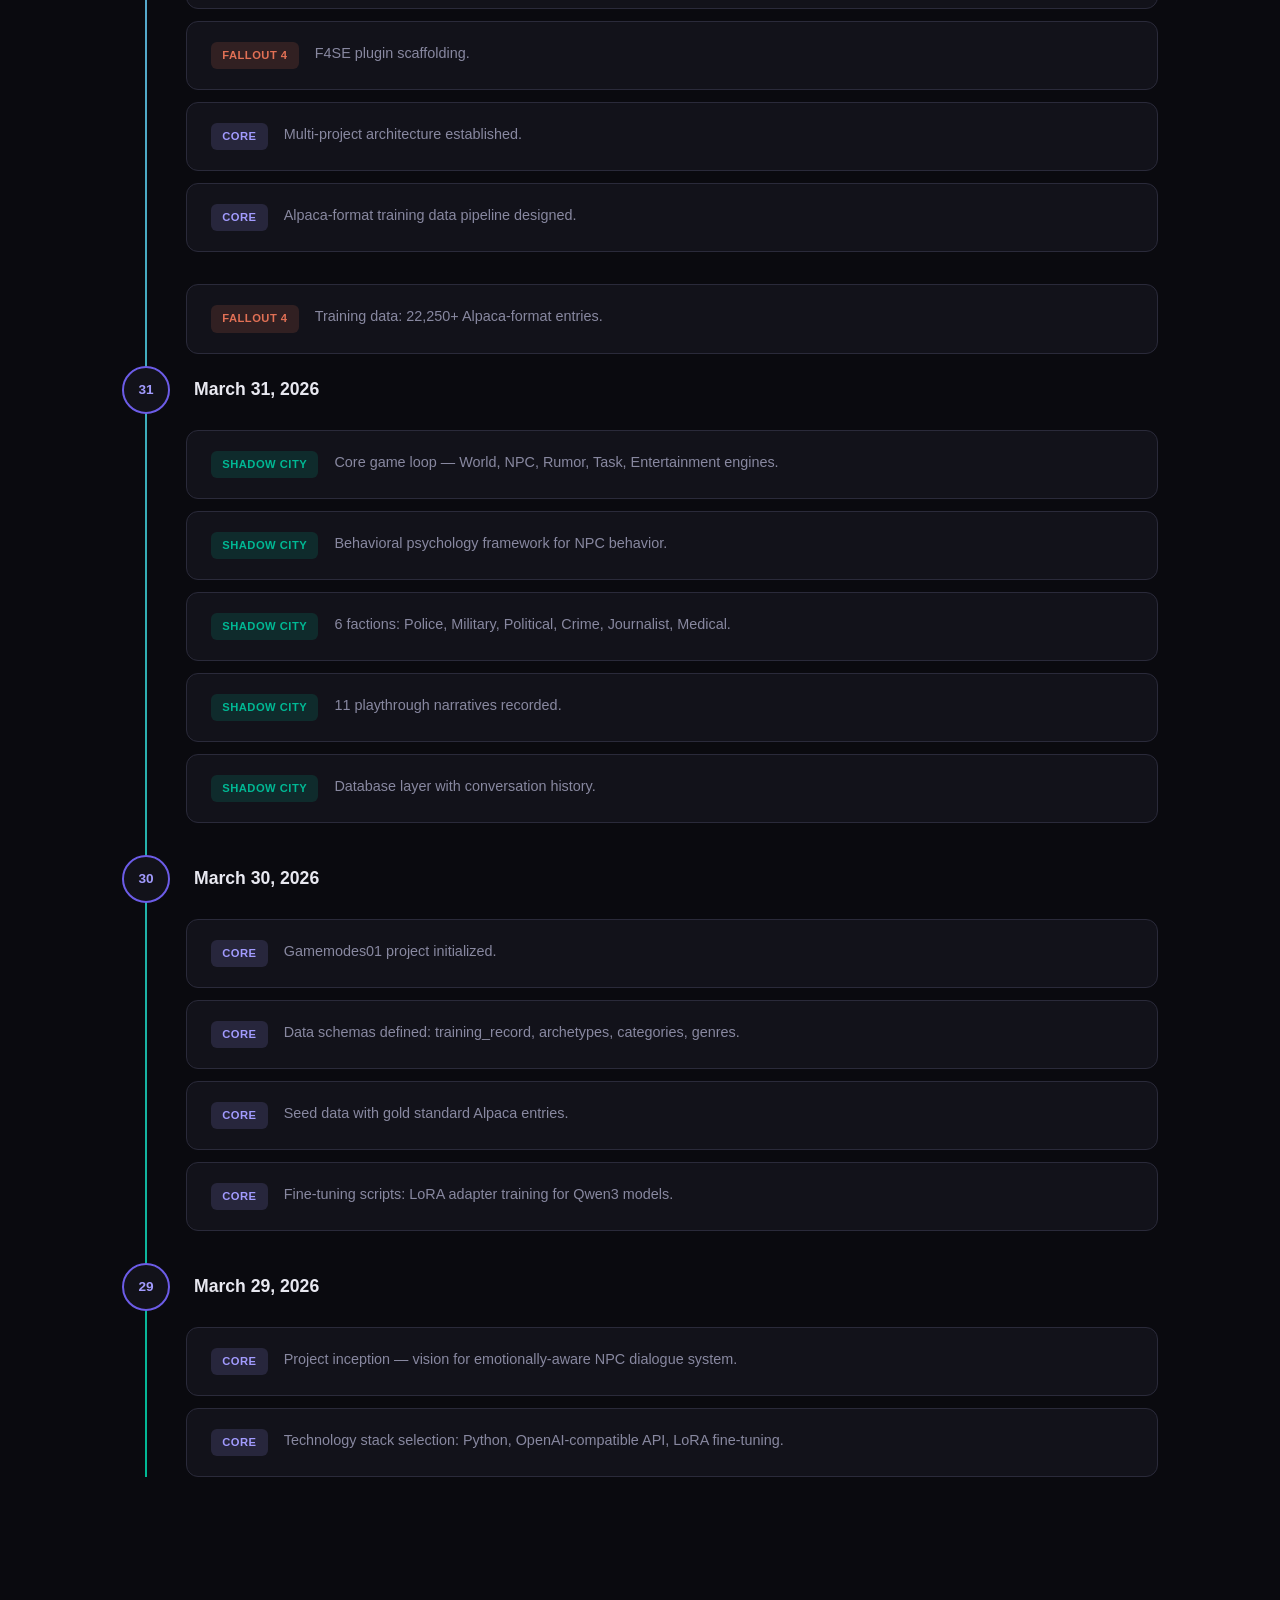
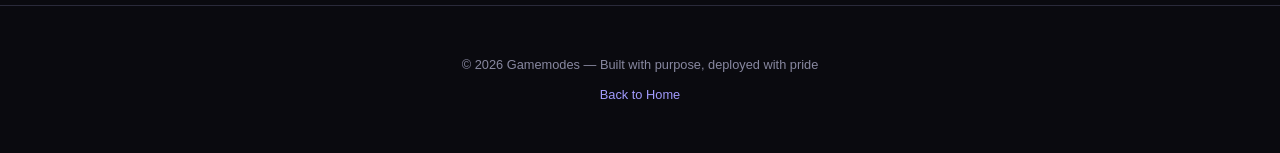
<file: devlog.html>
<!DOCTYPE html>
<html lang="en">
<head>
<meta charset="UTF-8">
<meta name="viewport" content="width=device-width, initial-scale=1.0">
<title>Gamemodes — Development Log</title>
<style>
  :root {
    --bg: #0a0a0f;
    --surface: #12121a;
    --surface2: #1a1a26;
    --border: #2a2a3a;
    --text: #e8e8f0;
    --text-dim: #8888a0;
    --accent: #6c5ce7;
    --accent2: #a29bfe;
    --accent-glow: rgba(108,92,231,0.15);
    --green: #00b894;
    --orange: #fdcb6e;
    --red: #e17055;
    --cyan: #74b9ff;
    --pink: #fd79a8;
    --yellow: #ffeaa7;
    --font: 'Inter', -apple-system, BlinkMacSystemFont, 'Segoe UI', sans-serif;
    --mono: 'JetBrains Mono', 'Fira Code', monospace;
  }

  @import url('https://fonts.googleapis.com/css2?family=Inter:wght@300;400;500;600;700;800;900&family=JetBrains+Mono:wght@400;500&display=swap');

  *, *::before, *::after { margin: 0; padding: 0; box-sizing: border-box; }

  html { scroll-behavior: smooth; }

  body {
    font-family: var(--font);
    background: var(--bg);
    color: var(--text);
    line-height: 1.7;
    -webkit-font-smoothing: antialiased;
  }

  /* ── NAV ─────────────────────────────────────── */
  nav {
    position: fixed; top: 0; left: 0; right: 0; z-index: 100;
    background: rgba(10,10,15,0.85);
    backdrop-filter: blur(20px);
    border-bottom: 1px solid var(--border);
    padding: 0 2rem;
    height: 64px;
    display: flex; align-items: center; justify-content: space-between;
  }
  .nav-logo {
    display: flex; align-items: center; gap: 0.6rem;
    font-weight: 800; font-size: 1.2rem;
    background: linear-gradient(135deg, var(--accent), var(--accent2));
    -webkit-background-clip: text; -webkit-text-fill-color: transparent;
    letter-spacing: -0.5px;
    text-decoration: none;
  }
  .nav-logo img {
    height: 32px; width: auto;
    -webkit-text-fill-color: initial;
  }
  .nav-links { display: flex; gap: 2rem; list-style: none; }
  .nav-links a {
    color: var(--text-dim); text-decoration: none; font-size: 0.875rem;
    font-weight: 500; transition: color 0.2s;
  }
  .nav-links a:hover { color: var(--text); }
  .nav-links a.active { color: var(--accent2); }

  /* Mobile nav toggle */
  .nav-toggle {
    display: none;
    background: none;
    border: 1px solid var(--border);
    border-radius: 8px;
    padding: 0.4rem 0.8rem;
    color: var(--text-dim);
    font-size: 1.2rem;
    cursor: pointer;
  }

  /* ── HERO ────────────────────────────────────── */
  .hero {
    min-height: 50vh;
    display: flex; flex-direction: column; align-items: center; justify-content: center;
    text-align: center;
    padding: 8rem 2rem 4rem;
    position: relative;
    overflow: hidden;
  }
  .hero::before {
    content: '';
    position: absolute; top: -50%; left: -50%; width: 200%; height: 200%;
    background: radial-gradient(ellipse at 50% 30%, var(--accent-glow) 0%, transparent 60%),
                radial-gradient(ellipse at 30% 70%, rgba(162,155,254,0.06) 0%, transparent 50%);
    pointer-events: none;
  }
  .hero-logo {
    width: 180px; height: auto;
    margin-bottom: 1.5rem;
    position: relative; z-index: 1;
    filter: drop-shadow(0 4px 20px rgba(108,92,231,0.25));
  }
  .hero-badge {
    display: inline-flex; align-items: center; gap: 0.5rem;
    background: var(--surface);
    border: 1px solid var(--border);
    border-radius: 100px;
    padding: 0.4rem 1.2rem;
    font-size: 0.8rem; font-weight: 500;
    color: var(--accent2);
    margin-bottom: 2rem;
    letter-spacing: 0.5px;
  }
  .hero-badge .dot {
    width: 6px; height: 6px; border-radius: 50%;
    background: var(--green);
    animation: pulse 2s infinite;
  }
  @keyframes pulse {
    0%, 100% { opacity: 1; }
    50% { opacity: 0.4; }
  }
  .hero h1 {
    font-size: clamp(2.5rem, 6vw, 4rem);
    font-weight: 900;
    line-height: 1.1;
    letter-spacing: -2px;
    margin-bottom: 1.5rem;
    max-width: 800px;
  }
  .hero h1 .gradient {
    background: linear-gradient(135deg, var(--accent), var(--accent2), var(--cyan));
    -webkit-background-clip: text; -webkit-text-fill-color: transparent;
  }
  .hero p {
    font-size: 1.1rem;
    color: var(--text-dim);
    max-width: 600px;
    margin-bottom: 2rem;
    line-height: 1.8;
  }

  /* ── FILTERS ─────────────────────────────────── */
  .filters-section {
    padding: 0 2rem 2rem;
    max-width: 1100px;
    margin: 0 auto;
  }
  .filters-label {
    font-size: 0.75rem;
    font-weight: 600;
    text-transform: uppercase;
    letter-spacing: 2px;
    color: var(--text-dim);
    margin-bottom: 1rem;
  }
  .filter-tabs {
    display: flex;
    gap: 0.5rem;
    flex-wrap: wrap;
  }
  .filter-tab {
    background: var(--surface);
    border: 1px solid var(--border);
    border-radius: 10px;
    padding: 0.5rem 1.2rem;
    font-size: 0.85rem;
    font-weight: 600;
    color: var(--text-dim);
    cursor: pointer;
    transition: all 0.25s;
    font-family: var(--font);
  }
  .filter-tab:hover {
    border-color: var(--accent);
    color: var(--text);
    background: var(--surface2);
  }
  .filter-tab.active {
    background: linear-gradient(135deg, var(--accent), #7c6cf0);
    color: #fff;
    border-color: var(--accent);
    box-shadow: 0 4px 15px rgba(108,92,231,0.3);
  }

  /* ── TIMELINE ────────────────────────────────── */
  .devlog-section {
    padding: 2rem 2rem 6rem;
    max-width: 1100px;
    margin: 0 auto;
  }
  .timeline {
    position: relative;
  }
  .timeline::before {
    content: '';
    position: absolute;
    left: 23px;
    top: 0; bottom: 0;
    width: 2px;
    background: linear-gradient(180deg, var(--accent), var(--accent2), var(--green));
  }
  .date-group {
    margin-bottom: 2rem;
  }
  .date-header {
    display: flex;
    align-items: center;
    gap: 1.5rem;
    margin-bottom: 1rem;
    position: relative;
    z-index: 1;
  }
  .date-dot {
    width: 48px;
    height: 48px;
    flex-shrink: 0;
    border-radius: 50%;
    background: var(--surface);
    border: 2px solid var(--accent);
    display: flex;
    align-items: center;
    justify-content: center;
    font-weight: 700;
    font-size: 0.85rem;
    color: var(--accent2);
    z-index: 1;
  }
  .date-text {
    font-size: 1.1rem;
    font-weight: 700;
    color: var(--text);
  }
  .devlog-entry {
    background: var(--surface);
    border: 1px solid var(--border);
    border-radius: 12px;
    padding: 1.25rem 1.5rem;
    margin-left: 64px;
    margin-bottom: 0.75rem;
    transition: all 0.3s;
  }
  .devlog-entry:hover {
    border-color: var(--accent);
    transform: translateX(4px);
  }
  .entry-content {
    display: flex;
    align-items: flex-start;
    gap: 1rem;
  }
  .project-badge {
    display: inline-flex;
    align-items: center;
    gap: 0.35rem;
    padding: 0.25rem 0.7rem;
    border-radius: 6px;
    font-size: 0.7rem;
    font-weight: 700;
    text-transform: uppercase;
    letter-spacing: 0.5px;
    flex-shrink: 0;
    white-space: nowrap;
  }
  .badge-portfolio {
    background: rgba(108,92,231,0.15);
    color: var(--accent2);
  }
  .badge-shadow-city {
    background: rgba(0,184,148,0.15);
    color: var(--green);
  }
  .badge-skyrim {
    background: rgba(116,185,255,0.15);
    color: var(--cyan);
  }
  .badge-fallout4 {
    background: rgba(225,112,85,0.15);
    color: var(--red);
  }
  .badge-wendy {
    background: rgba(253,121,168,0.15);
    color: var(--pink);
  }
  .badge-site {
    background: rgba(253,203,110,0.15);
    color: var(--orange);
  }
  .badge-core {
    background: rgba(162,155,254,0.15);
    color: var(--accent2);
  }
  .entry-text {
    font-size: 0.9rem;
    color: var(--text-dim);
    line-height: 1.6;
  }

  /* ── FOOTER ──────────────────────────────────── */
  footer {
    text-align: center;
    padding: 3rem 2rem;
    color: var(--text-dim);
    font-size: 0.8rem;
    border-top: 1px solid var(--border);
  }
  footer a {
    color: var(--accent2);
    text-decoration: none;
  }
  footer a:hover {
    text-decoration: underline;
  }

  /* ── RESPONSIVE ──────────────────────────────── */
  @media (max-width: 768px) {
    .devlog-entry {
      margin-left: 48px;
    }
    .date-dot {
      width: 40px;
      height: 40px;
      font-size: 0.75rem;
    }
    .entry-content {
      flex-direction: column;
      gap: 0.5rem;
    }
    .filter-tabs {
      gap: 0.4rem;
    }
    .filter-tab {
      padding: 0.4rem 0.9rem;
      font-size: 0.8rem;
    }
    .nav-links {
      display: none;
      position: absolute;
      top: 64px;
      left: 0;
      right: 0;
      background: rgba(10,10,15,0.95);
      backdrop-filter: blur(20px);
      flex-direction: column;
      padding: 1rem 2rem;
      gap: 1rem;
      border-bottom: 1px solid var(--border);
    }
    .nav-links.open { display: flex; }
    .nav-toggle { display: block; }
  }
</style>
</head>
<body>

  <!-- ═══ NAVIGATION ═══ -->
  <nav>
    <a href="index.html" class="nav-logo"><img src="art/gamemodes_logo.png" alt="Gamemodes Logo">GAMEMODES</a>
    <button class="nav-toggle" onclick="document.querySelector('.nav-links').classList.toggle('open')" aria-label="Toggle navigation">&#9776;</button>
    <ul class="nav-links">
      <li><a href="index.html#hero">Home</a></li>
      <li><a href="index.html#technology">Technology</a></li>
      <li><a href="index.html#projects">Projects</a></li>
      <li><a href="https://chat.gamemodes.xyz/characters" target="_blank">Talk to Characters</a></li>
      <li><a href="index.html#roadmap">Roadmap</a></li>
      <li><a href="devlog.html" class="active">Devlog</a></li>
      <li><a href="index.html#contact">Contact</a></li>
    </ul>
  </nav>

  <!-- ═══ HERO ═══ -->
  <section class="hero">
    <img src="art/gamemodes_logo.png" alt="Gamemodes Logo" class="hero-logo">
    <div class="hero-badge">
      <span class="dot"></span>
      Development Log
    </div>
    <h1><span class="gradient">Development Log</span></h1>
    <p>A consolidated chronological history of all development across the Gamemodes project portfolio — from initial inception to live deployment.</p>
  </section>

  <!-- ═══ FILTERS ═══ -->
  <section class="filters-section">
    <div class="filters-label">Filter by Project</div>
    <div class="filter-tabs">
      <button class="filter-tab active" onclick="filterDevlog('all', event)">All Projects</button>
      <button class="filter-tab" onclick="filterDevlog('core', event)">Core</button>
      <button class="filter-tab" onclick="filterDevlog('shadow-city', event)">Shadow City</button>
      <button class="filter-tab" onclick="filterDevlog('skyrim', event)">Skyrim</button>
      <button class="filter-tab" onclick="filterDevlog('fallout4', event)">Fallout 4</button>
      <button class="filter-tab" onclick="filterDevlog('wendy', event)">Wendy</button>
      <button class="filter-tab" onclick="filterDevlog('site', event)">Site</button>
      <button class="filter-tab" onclick="filterDevlog('portfolio', event)">Portfolio</button>
    </div>
  </section>

  <!-- ═══ TIMELINE ═══ -->
  <section class="devlog-section">
    <div class="timeline">

      <!-- ── 2026-04-09 ───────────────────────────── -->
      <div class="date-group">
        <div class="date-header">
          <div class="date-dot">09</div>
          <div class="date-text">April 9, 2026</div>
        </div>
        <div class="devlog-entry" data-project="wendy">
          <div class="entry-content">
            <span class="project-badge badge-wendy">Wendy</span>
            <span class="entry-text">MiMo TTS voice synthesis live — Wendy speaks with 🔊 speaker buttons on every NPC response. Auto-play toggle in chat header.</span>
          </div>
        </div>
        <div class="devlog-entry" data-project="wendy">
          <div class="entry-content">
            <span class="project-badge badge-wendy">Wendy</span>
            <span class="entry-text">Company spokesperson role — Wendy has affinity-tiered knowledge about all Gamemodes projects. Visitors can ask about Shadow City, Skyrim mod, Fallout 4 mod, and the roadmap.</span>
          </div>
        </div>
        <div class="devlog-entry" data-project="site">
          <div class="entry-content">
            <span class="project-badge badge-site">Site</span>
            <span class="entry-text">New investor relations page at gamemodes.xyz/investors — value proposition, 90-day roadmap, radical transparency (burn tracking), and tokenomics sections.</span>
          </div>
        </div>
        <div class="devlog-entry" data-project="wendy">
          <div class="entry-content">
            <span class="project-badge badge-wendy">Wendy</span>
            <span class="entry-text">Bug fix — TTS audio element null reference on Railway deployment resolved. Audio element now created dynamically in JavaScript.</span>
          </div>
        </div>
        <div class="devlog-entry" data-project="wendy">
          <div class="entry-content">
            <span class="project-badge badge-wendy">Wendy</span>
            <span class="entry-text">All skills documentation updated — TTS system, company knowledge, and critical_facts table docs refreshed.</span>
          </div>
        </div>
      </div>

      <!-- ── 2026-04-08 ───────────────────────────── -->
      <div class="date-group">
        <div class="date-header">
          <div class="date-dot">08</div>
          <div class="date-text">April 8, 2026</div>
        </div>
        <div class="devlog-entry" data-project="site">
          <div class="entry-content">
            <span class="project-badge badge-site">Site</span>
            <span class="entry-text">Major website restructure — navigation consolidated from 11 tabs to 7.</span>
          </div>
        </div>
        <div class="devlog-entry" data-project="site">
          <div class="entry-content">
            <span class="project-badge badge-site">Site</span>
            <span class="entry-text">Added Roadmap section with 3-phase development plan (Q2–Q4 2026).</span>
          </div>
        </div>
        <div class="devlog-entry" data-project="site">
          <div class="entry-content">
            <span class="project-badge badge-site">Site</span>
            <span class="entry-text">Added $GMODE token "Coming Soon" card — Solana Token-2022, tiered API access.</span>
          </div>
        </div>
        <div class="devlog-entry" data-project="site">
          <div class="entry-content">
            <span class="project-badge badge-site">Site</span>
            <span class="entry-text">Merged Vision + Engine sections into unified Technology section.</span>
          </div>
        </div>
        <div class="devlog-entry" data-project="site">
          <div class="entry-content">
            <span class="project-badge badge-site">Site</span>
            <span class="entry-text">Replaced Wendy + Characters with compact "Talk to Characters" CTA.</span>
          </div>
        </div>
        <div class="devlog-entry" data-project="site">
          <div class="entry-content">
            <span class="project-badge badge-site">Site</span>
            <span class="entry-text">Added mobile hamburger menu for responsive navigation.</span>
          </div>
        </div>
        <div class="devlog-entry" data-project="portfolio">
          <div class="entry-content">
            <span class="project-badge badge-portfolio">Portfolio</span>
            <span class="entry-text">Synced all project devlogs to consolidated timeline — 15 entries added.</span>
          </div>
        </div>
      </div>

      <!-- ── 2026-04-06 ───────────────────────────── -->
      <div class="date-group">
        <div class="date-header">
          <div class="date-dot">06</div>
          <div class="date-text">April 6, 2026</div>
        </div>
        <div class="devlog-entry" data-project="portfolio">
          <div class="entry-content">
            <span class="project-badge badge-portfolio">Portfolio</span>
            <span class="entry-text">Full portfolio evaluation complete. Grade: B+ (7.6/10). Estimated value: $50K-$150K.</span>
          </div>
        </div>
        <div class="devlog-entry" data-project="portfolio">
          <div class="entry-content">
            <span class="project-badge badge-portfolio">Portfolio</span>
            <span class="entry-text">Project Overseer skills folder created with cross-project documentation.</span>
          </div>
        </div>
        <div class="devlog-entry" data-project="core">
          <div class="entry-content">
            <span class="project-badge badge-core">Core</span>
            <span class="entry-text">Portfolio evaluation complete — pipeline status: Ready, awaiting data generation.</span>
          </div>
        </div>
        <div class="devlog-entry" data-project="shadow-city">
          <div class="entry-content">
            <span class="project-badge badge-shadow-city">Shadow City</span>
            <span class="entry-text">Phase 12 active development — tick system bugs being resolved.</span>
          </div>
        </div>
        <div class="devlog-entry" data-project="fallout4">
          <div class="entry-content">
            <span class="project-badge badge-fallout4">Fallout 4</span>
            <span class="entry-text">Only trained model in portfolio (checkpoint-250) — 9 NPCs with full personality profiles.</span>
          </div>
        </div>
        <div class="devlog-entry" data-project="wendy">
          <div class="entry-content">
            <span class="project-badge badge-wendy">Wendy</span>
            <span class="entry-text">Live at chat.gamemodes.xyz — deepest personality profile in portfolio.</span>
          </div>
        </div>
        <div class="devlog-entry" data-project="site">
          <div class="entry-content">
            <span class="project-badge badge-site">Site</span>
            <span class="entry-text">Devlog section added to main page — standalone devlog overview page created.</span>
          </div>
        </div>
        <div class="devlog-entry" data-project="site">
          <div class="entry-content">
            <span class="project-badge badge-site">Site</span>
            <span class="entry-text">Website content updated to reflect current portfolio state.</span>
          </div>
        </div>
      </div>

      <!-- ── 2026-04-05 ───────────────────────────── -->
      <div class="date-group">
        <div class="date-header">
          <div class="date-dot">05</div>
          <div class="date-text">April 5, 2026</div>
        </div>
        <div class="devlog-entry" data-project="shadow-city">
          <div class="entry-content">
            <span class="project-badge badge-shadow-city">Shadow City</span>
            <span class="entry-text">Patent Application Guide created for dialogue system IP protection.</span>
          </div>
        </div>
        <div class="devlog-entry" data-project="shadow-city">
          <div class="entry-content">
            <span class="project-badge badge-shadow-city">Shadow City</span>
            <span class="entry-text">Balance testing framework implemented for NPC behavior validation.</span>
          </div>
        </div>
        <div class="devlog-entry" data-project="shadow-city">
          <div class="entry-content">
            <span class="project-badge badge-shadow-city">Shadow City</span>
            <span class="entry-text">11 faction playthroughs completed across 5 player archetypes.</span>
          </div>
        </div>
        <div class="devlog-entry" data-project="shadow-city">
          <div class="entry-content">
            <span class="project-badge badge-shadow-city">Shadow City</span>
            <span class="entry-text">Phase R6 stability work — tick system fixes, tier stall resolution.</span>
          </div>
        </div>
      </div>

      <!-- ── 2026-04-04 ───────────────────────────── -->
      <div class="date-group">
        <div class="date-header">
          <div class="date-dot">04</div>
          <div class="date-text">April 4, 2026</div>
        </div>
        <div class="devlog-entry" data-project="site">
          <div class="entry-content">
            <span class="project-badge badge-site">Site</span>
            <span class="entry-text">GitHub Pages deployment at gamemodes.xyz.</span>
          </div>
        </div>
        <div class="devlog-entry" data-project="wendy">
          <div class="entry-content">
            <span class="project-badge badge-wendy">Wendy</span>
            <span class="entry-text">Live deployment at chat.gamemodes.xyz.</span>
          </div>
        </div>
        <div class="devlog-entry" data-project="site">
          <div class="entry-content">
            <span class="project-badge badge-site">Site</span>
            <span class="entry-text">Live stats integration between gamemodes.xyz and chat.gamemodes.xyz.</span>
          </div>
        </div>
        <div class="devlog-entry" data-project="site">
          <div class="entry-content">
            <span class="project-badge badge-site">Site</span>
            <span class="entry-text">Wendy Live Demo Integration plan finalized.</span>
          </div>
        </div>
      </div>

      <!-- ── 2026-04-03 ───────────────────────────── -->
      <div class="date-group">
        <div class="date-header">
          <div class="date-dot">03</div>
          <div class="date-text">April 3, 2026</div>
        </div>
        <div class="devlog-entry" data-project="wendy">
          <div class="entry-content">
            <span class="project-badge badge-wendy">Wendy</span>
            <span class="entry-text">Complete rewrite — modular architecture with affinity system, LLM client, database, session manager.</span>
          </div>
        </div>
        <div class="devlog-entry" data-project="wendy">
          <div class="entry-content">
            <span class="project-badge badge-wendy">Wendy</span>
            <span class="entry-text">Bot protection, daily cache, queue manager added.</span>
          </div>
        </div>
        <div class="devlog-entry" data-project="wendy">
          <div class="entry-content">
            <span class="project-badge badge-wendy">Wendy</span>
            <span class="entry-text">Training export system for capturing conversations.</span>
          </div>
        </div>
        <div class="devlog-entry" data-project="shadow-city">
          <div class="entry-content">
            <span class="project-badge badge-shadow-city">Shadow City</span>
            <span class="entry-text">Cell phone engine, comedy engine, entertainment engine added.</span>
          </div>
        </div>
        <div class="devlog-entry" data-project="shadow-city">
          <div class="entry-content">
            <span class="project-badge badge-shadow-city">Shadow City</span>
            <span class="entry-text">NPC extras system with 11 trait categories.</span>
          </div>
        </div>
        <div class="devlog-entry" data-project="shadow-city">
          <div class="entry-content">
            <span class="project-badge badge-shadow-city">Shadow City</span>
            <span class="entry-text">Tutorial engine for new player onboarding.</span>
          </div>
        </div>
      </div>

      <!-- ── 2026-04-03-core ──────────────────────── -->
      <div class="devlog-entry" data-project="core">
        <div class="entry-content">
          <span class="project-badge badge-core">Core</span>
          <span class="entry-text">Data schemas finalized — seed data established — fine-tuning scripts ready.</span>
        </div>
      </div>

      <!-- ── 2026-04-02 ───────────────────────────── -->
      <div class="date-group">
        <div class="date-header">
          <div class="date-dot">02</div>
          <div class="date-text">April 2, 2026</div>
        </div>
        <div class="devlog-entry" data-project="shadow-city">
          <div class="entry-content">
            <span class="project-badge badge-shadow-city">Shadow City</span>
            <span class="entry-text">Psychology Engine v2 — 3-layer behavioral protection (protective/reactive/vulnerable).</span>
          </div>
        </div>
        <div class="devlog-entry" data-project="shadow-city">
          <div class="entry-content">
            <span class="project-badge badge-shadow-city">Shadow City</span>
            <span class="entry-text">Affinity-driven emotional depth thresholds.</span>
          </div>
        </div>
        <div class="devlog-entry" data-project="shadow-city">
          <div class="entry-content">
            <span class="project-badge badge-shadow-city">Shadow City</span>
            <span class="entry-text">Dynamic NPC behavior based on conversation context.</span>
          </div>
        </div>
        <div class="devlog-entry" data-project="skyrim">
          <div class="entry-content">
            <span class="project-badge badge-skyrim">Skyrim</span>
            <span class="entry-text">LLM server architecture with dual provider, caching, priority routing.</span>
          </div>
        </div>
        <div class="devlog-entry" data-project="skyrim">
          <div class="entry-content">
            <span class="project-badge badge-skyrim">Skyrim</span>
            <span class="entry-text">Dynamic prompt tier system based on NPC relationship level.</span>
          </div>
        </div>
      </div>

      <!-- ── 2026-04-01 ───────────────────────────── -->
      <div class="date-group">
        <div class="date-header">
          <div class="date-dot">01</div>
          <div class="date-text">April 1, 2026</div>
        </div>
        <div class="devlog-entry" data-project="skyrim">
          <div class="entry-content">
            <span class="project-badge badge-skyrim">Skyrim</span>
            <span class="entry-text">SKSE plugin foundation — http_client, npc_resolver, papyrus_functions.</span>
          </div>
        </div>
        <div class="devlog-entry" data-project="skyrim">
          <div class="entry-content">
            <span class="project-badge badge-skyrim">Skyrim</span>
            <span class="entry-text">Emotionally-aware dialogue system with subtitle display.</span>
          </div>
        </div>
        <div class="devlog-entry" data-project="fallout4">
          <div class="entry-content">
            <span class="project-badge badge-fallout4">Fallout 4</span>
            <span class="entry-text">F4SE plugin scaffolding.</span>
          </div>
        </div>
        <div class="devlog-entry" data-project="core">
          <div class="entry-content">
            <span class="project-badge badge-core">Core</span>
            <span class="entry-text">Multi-project architecture established.</span>
          </div>
        </div>
        <div class="devlog-entry" data-project="core">
          <div class="entry-content">
            <span class="project-badge badge-core">Core</span>
            <span class="entry-text">Alpaca-format training data pipeline designed.</span>
          </div>
        </div>
      </div>

      <!-- ── 2026-04-01-fallout4 ──────────────────── -->
      <div class="devlog-entry" data-project="fallout4">
        <div class="entry-content">
          <span class="project-badge badge-fallout4">Fallout 4</span>
          <span class="entry-text">Training data: 22,250+ Alpaca-format entries.</span>
        </div>
      </div>

      <!-- ── 2026-03-31 ───────────────────────────── -->
      <div class="date-group">
        <div class="date-header">
          <div class="date-dot">31</div>
          <div class="date-text">March 31, 2026</div>
        </div>
        <div class="devlog-entry" data-project="shadow-city">
          <div class="entry-content">
            <span class="project-badge badge-shadow-city">Shadow City</span>
            <span class="entry-text">Core game loop — World, NPC, Rumor, Task, Entertainment engines.</span>
          </div>
        </div>
        <div class="devlog-entry" data-project="shadow-city">
          <div class="entry-content">
            <span class="project-badge badge-shadow-city">Shadow City</span>
            <span class="entry-text">Behavioral psychology framework for NPC behavior.</span>
          </div>
        </div>
        <div class="devlog-entry" data-project="shadow-city">
          <div class="entry-content">
            <span class="project-badge badge-shadow-city">Shadow City</span>
            <span class="entry-text">6 factions: Police, Military, Political, Crime, Journalist, Medical.</span>
          </div>
        </div>
        <div class="devlog-entry" data-project="shadow-city">
          <div class="entry-content">
            <span class="project-badge badge-shadow-city">Shadow City</span>
            <span class="entry-text">11 playthrough narratives recorded.</span>
          </div>
        </div>
        <div class="devlog-entry" data-project="shadow-city">
          <div class="entry-content">
            <span class="project-badge badge-shadow-city">Shadow City</span>
            <span class="entry-text">Database layer with conversation history.</span>
          </div>
        </div>
      </div>

      <!-- ── 2026-03-30 ───────────────────────────── -->
      <div class="date-group">
        <div class="date-header">
          <div class="date-dot">30</div>
          <div class="date-text">March 30, 2026</div>
        </div>
        <div class="devlog-entry" data-project="core">
          <div class="entry-content">
            <span class="project-badge badge-core">Core</span>
            <span class="entry-text">Gamemodes01 project initialized.</span>
          </div>
        </div>
        <div class="devlog-entry" data-project="core">
          <div class="entry-content">
            <span class="project-badge badge-core">Core</span>
            <span class="entry-text">Data schemas defined: training_record, archetypes, categories, genres.</span>
          </div>
        </div>
        <div class="devlog-entry" data-project="core">
          <div class="entry-content">
            <span class="project-badge badge-core">Core</span>
            <span class="entry-text">Seed data with gold standard Alpaca entries.</span>
          </div>
        </div>
        <div class="devlog-entry" data-project="core">
          <div class="entry-content">
            <span class="project-badge badge-core">Core</span>
            <span class="entry-text">Fine-tuning scripts: LoRA adapter training for Qwen3 models.</span>
          </div>
        </div>
      </div>

      <!-- ── 2026-03-29 ───────────────────────────── -->
      <div class="date-group">
        <div class="date-header">
          <div class="date-dot">29</div>
          <div class="date-text">March 29, 2026</div>
        </div>
        <div class="devlog-entry" data-project="core">
          <div class="entry-content">
            <span class="project-badge badge-core">Core</span>
            <span class="entry-text">Project inception — vision for emotionally-aware NPC dialogue system.</span>
          </div>
        </div>
        <div class="devlog-entry" data-project="core">
          <div class="entry-content">
            <span class="project-badge badge-core">Core</span>
            <span class="entry-text">Technology stack selection: Python, OpenAI-compatible API, LoRA fine-tuning.</span>
          </div>
        </div>
      </div>

    </div>
  </section>

  <!-- ═══ FOOTER ═══ -->
  <footer>
    <p>© 2026 Gamemodes — Built with purpose, deployed with pride</p>
    <p style="margin-top: 0.5rem;"><a href="index.html">Back to Home</a></p>
  </footer>

  <!-- ═══ FILTER SCRIPT ═══ -->
  <script>
    function filterDevlog(project, event) {
      const entries = document.querySelectorAll('.devlog-entry');
      entries.forEach(entry => {
        if (project === 'all' || entry.dataset.project === project) {
          entry.style.display = 'block';
        } else {
          entry.style.display = 'none';
        }
      });

      // Show/hide empty date groups
      const dateGroups = document.querySelectorAll('.date-group');
      dateGroups.forEach(group => {
        const visibleEntries = group.querySelectorAll('.devlog-entry[style="display: block"], .devlog-entry:not([style])');
        let hasVisible = false;
        group.querySelectorAll('.devlog-entry').forEach(entry => {
          if (entry.style.display !== 'none') hasVisible = true;
        });
        group.style.display = hasVisible ? 'block' : 'none';
      });

      // Update active tab
      document.querySelectorAll('.filter-tab').forEach(tab => {
        tab.classList.remove('active');
      });
      if (event && event.target) {
        event.target.classList.add('active');
      }
    }

    // Initialize all entries as visible
    document.addEventListener('DOMContentLoaded', () => {
      document.querySelectorAll('.devlog-entry').forEach(entry => {
        entry.style.display = 'block';
      });
    });
  </script>

</body>
</html>
</file>
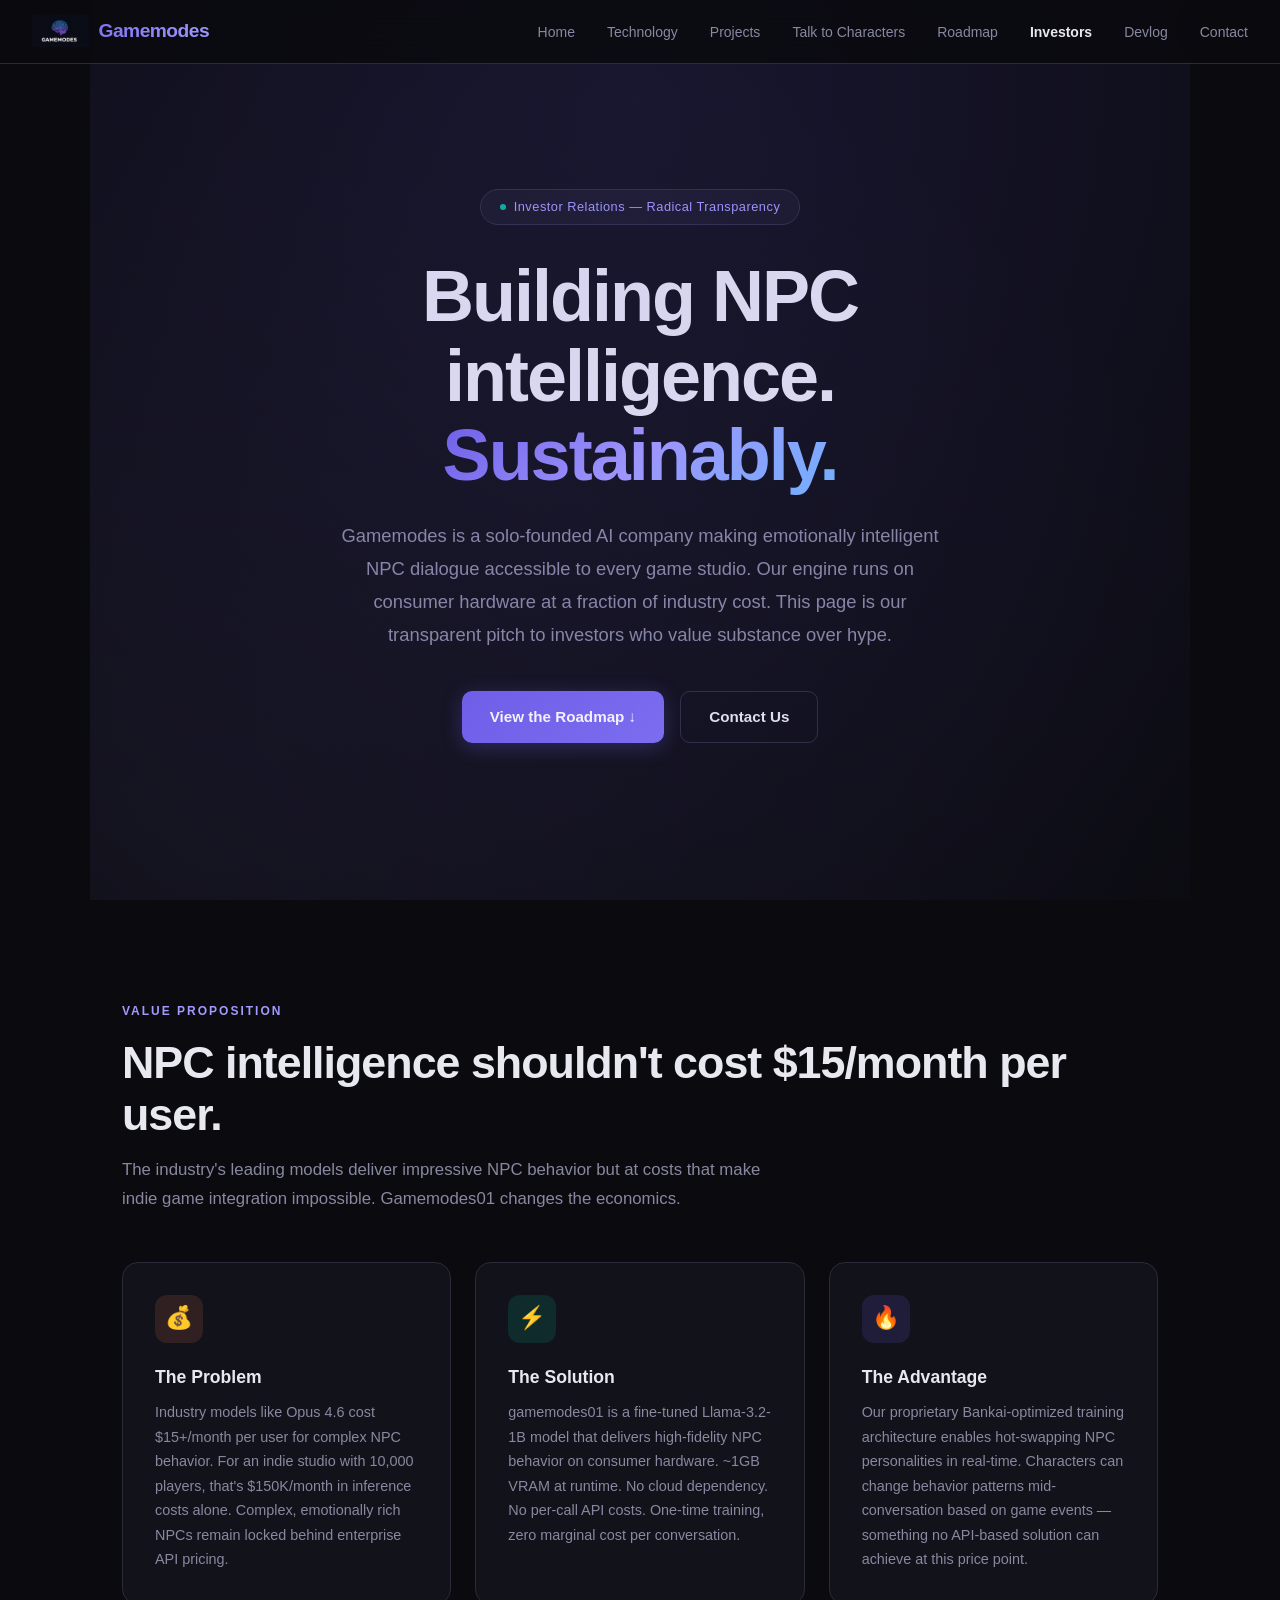
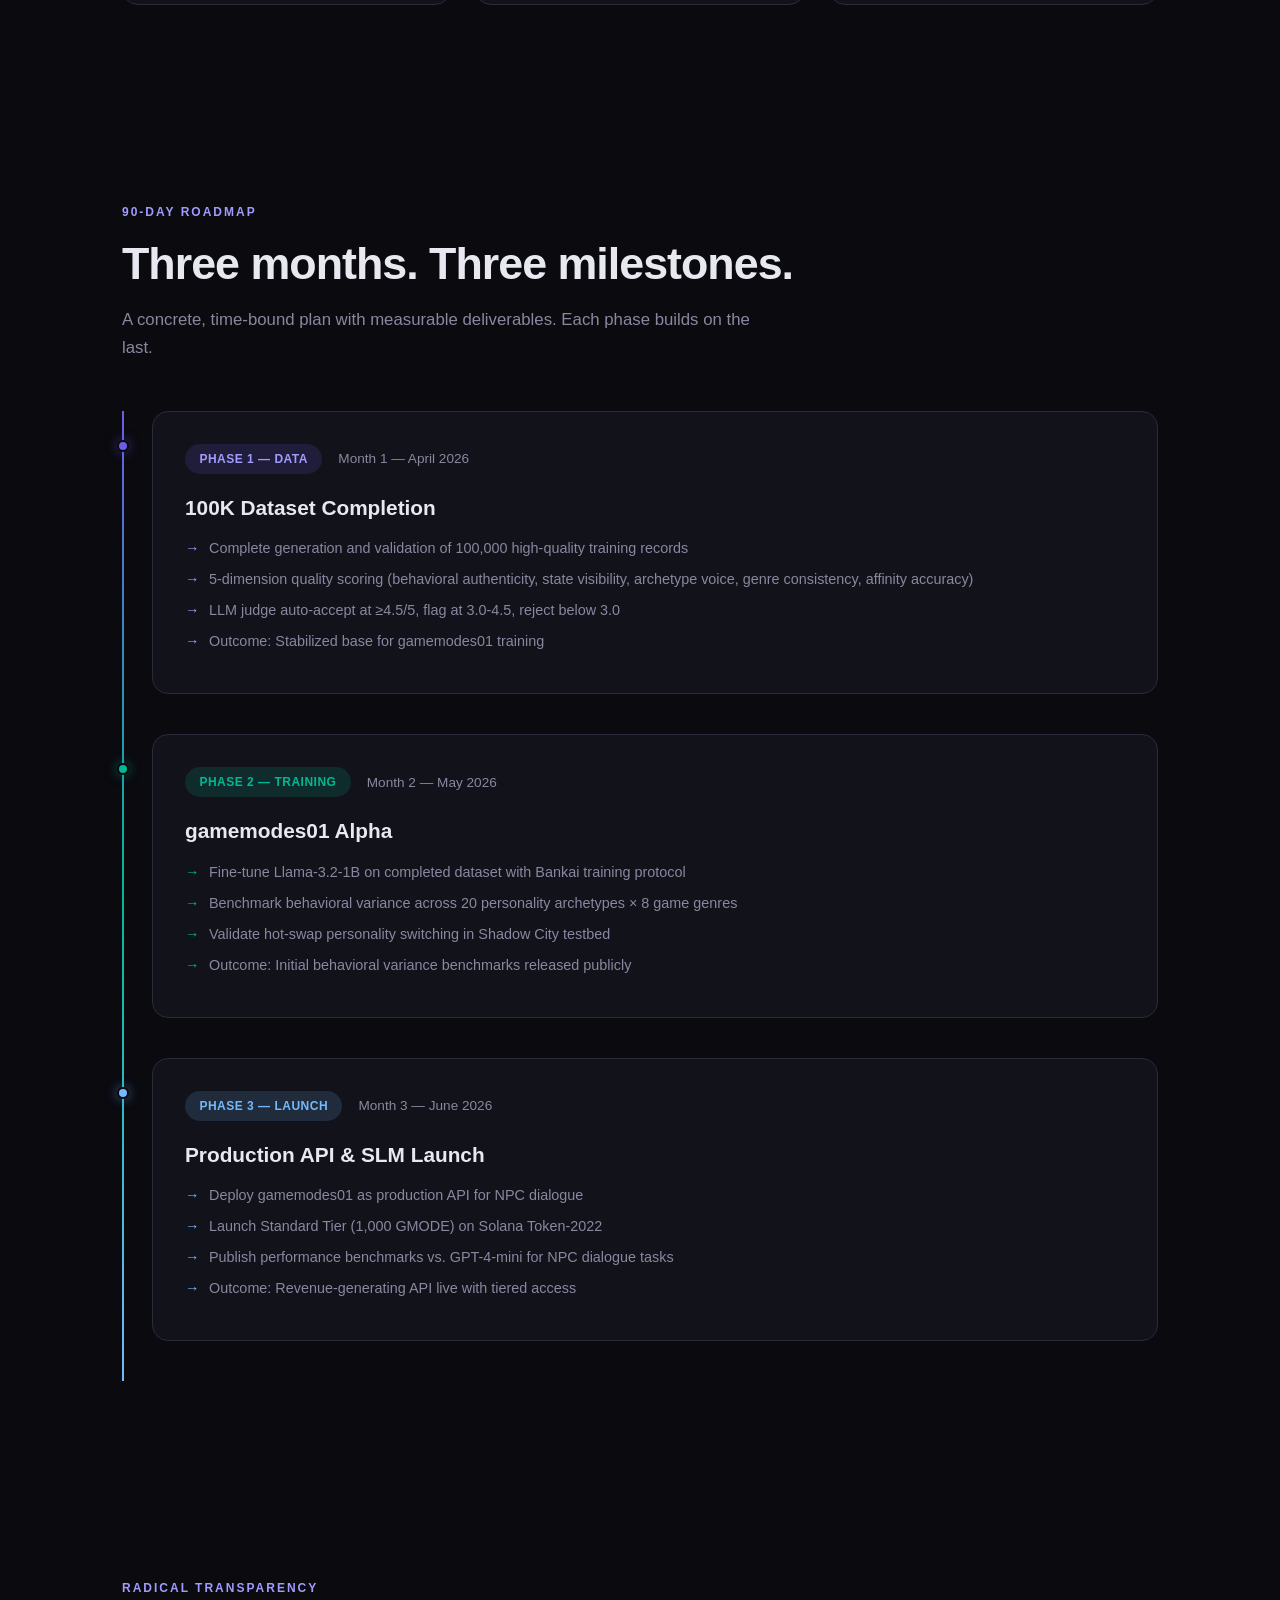
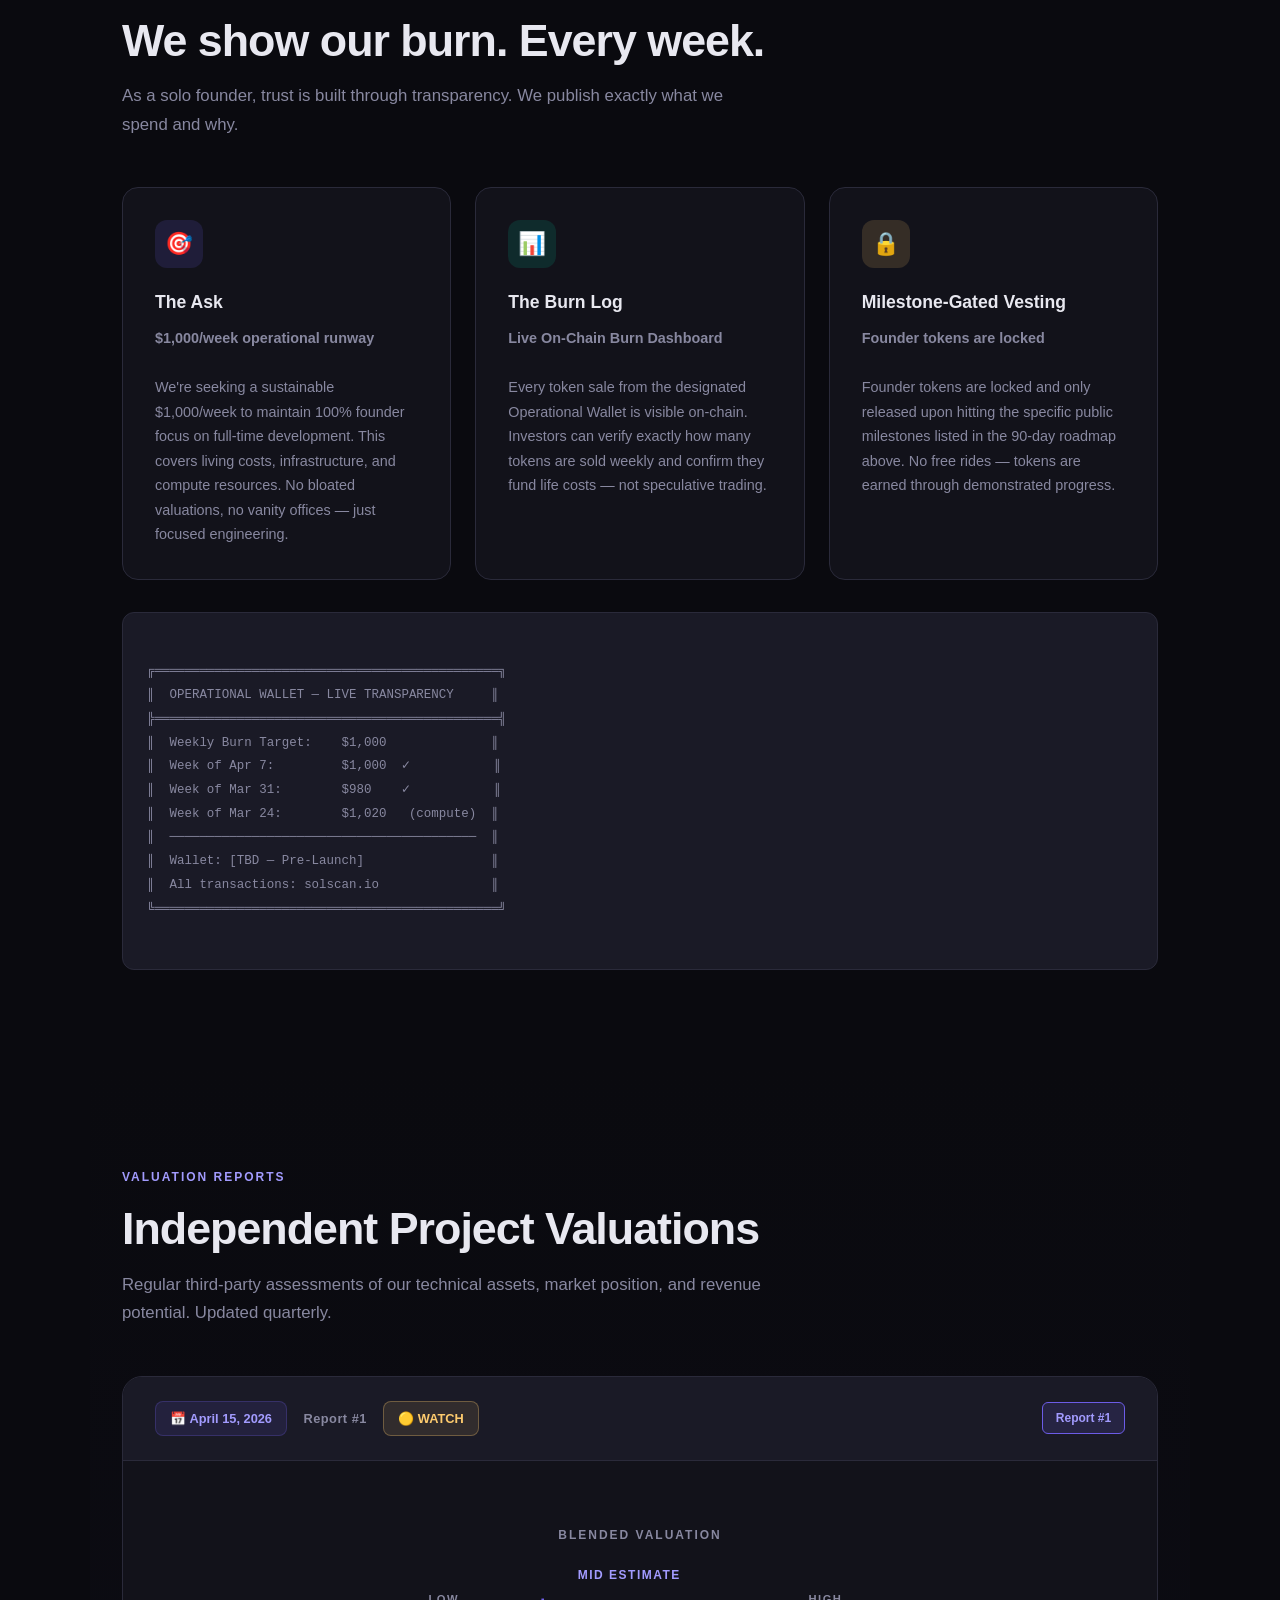
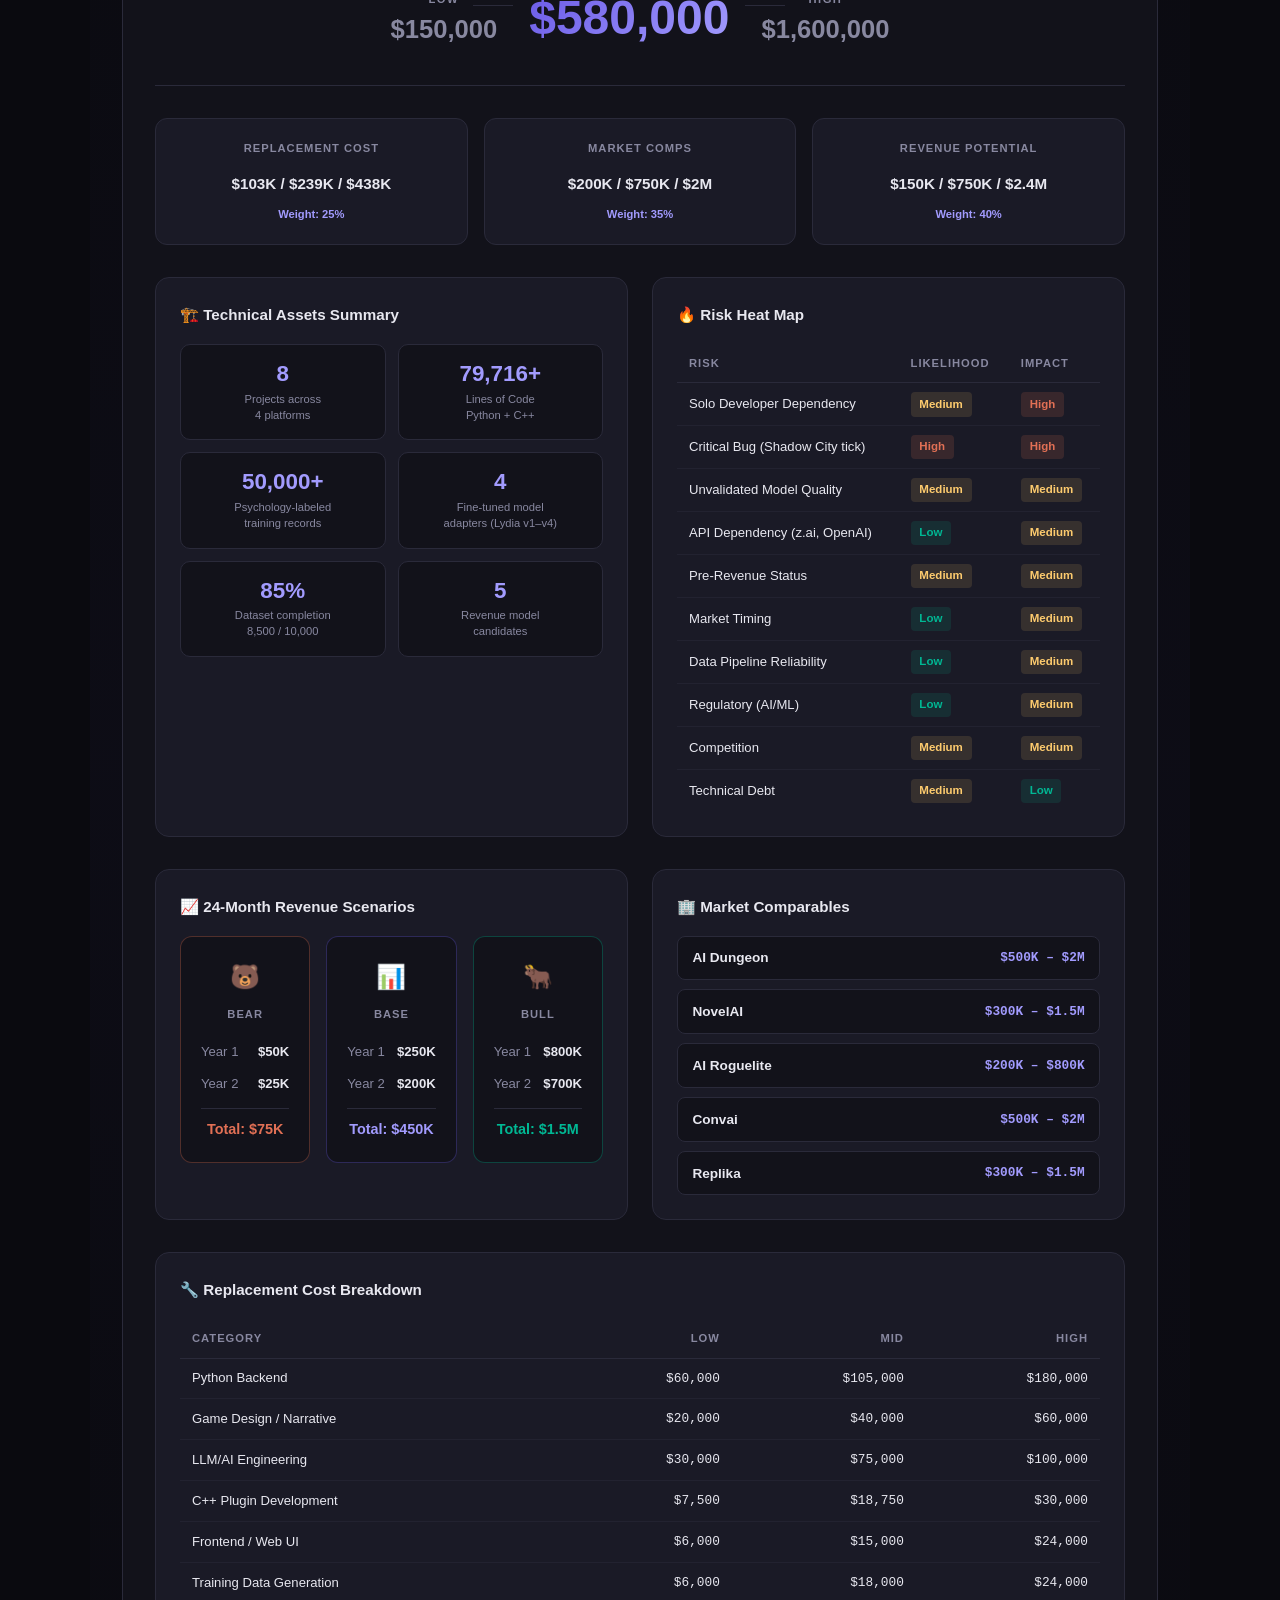
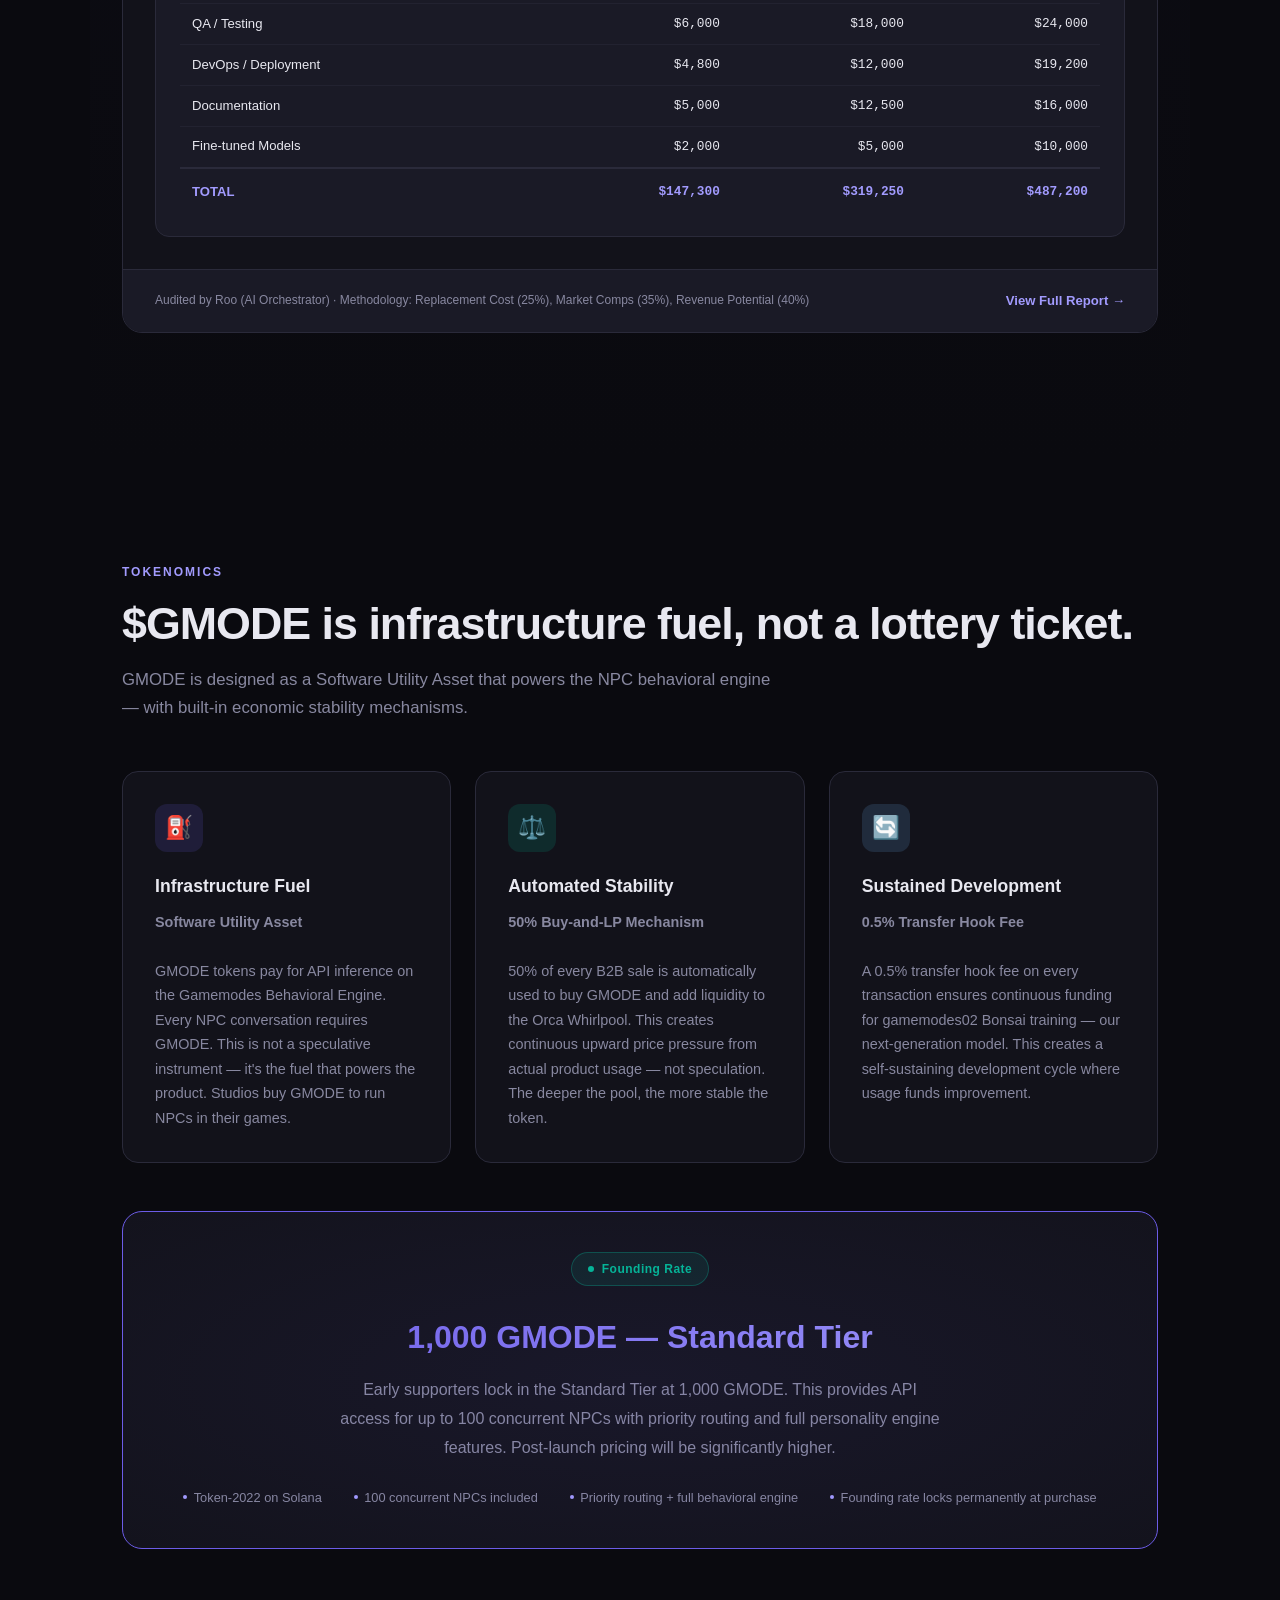
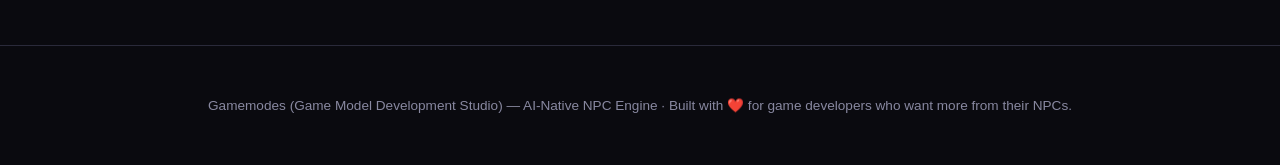
<file: investors.html>
<!DOCTYPE html>
<html lang="en">
<head>
<meta charset="UTF-8">
<meta name="viewport" content="width=device-width, initial-scale=1.0">
<title>Gamemodes — Investor Relations</title>
<style>
  :root {
    --bg: #0a0a0f;
    --surface: #12121a;
    --surface2: #1a1a26;
    --border: #2a2a3a;
    --text: #e8e8f0;
    --text-dim: #8888a0;
    --accent: #6c5ce7;
    --accent2: #a29bfe;
    --accent-glow: rgba(108,92,231,0.15);
    --green: #00b894;
    --orange: #fdcb6e;
    --red: #e17055;
    --cyan: #74b9ff;
    --pink: #fd79a8;
    --font: 'Inter', -apple-system, BlinkMacSystemFont, 'Segoe UI', sans-serif;
    --mono: 'JetBrains Mono', 'Fira Code', monospace;
  }

  @import url('https://fonts.googleapis.com/css2?family=Inter:wght@300;400;500;600;700;800;900&family=JetBrains+Mono:wght@400;500&display=swap');

  *, *::before, *::after { margin: 0; padding: 0; box-sizing: border-box; }

  html { scroll-behavior: smooth; }

  body {
    font-family: var(--font);
    background: var(--bg);
    color: var(--text);
    line-height: 1.7;
    -webkit-font-smoothing: antialiased;
  }

  /* ── NAV ─────────────────────────────────────── */
  nav {
    position: fixed; top: 0; left: 0; right: 0; z-index: 100;
    background: rgba(10,10,15,0.85);
    backdrop-filter: blur(20px);
    border-bottom: 1px solid var(--border);
    padding: 0 2rem;
    height: 64px;
    display: flex; align-items: center; justify-content: space-between;
  }
  .nav-logo {
    display: flex; align-items: center; gap: 0.6rem;
    font-weight: 800; font-size: 1.2rem;
    background: linear-gradient(135deg, var(--accent), var(--accent2));
    -webkit-background-clip: text; -webkit-text-fill-color: transparent;
    letter-spacing: -0.5px;
  }
  .nav-logo img {
    height: 32px; width: auto;
    -webkit-text-fill-color: initial;
  }
  .nav-links { display: flex; gap: 2rem; list-style: none; }
  .nav-links a {
    color: var(--text-dim); text-decoration: none; font-size: 0.875rem;
    font-weight: 500; transition: color 0.2s;
  }
  .nav-links a:hover { color: var(--text); }
  .nav-links a.active {
    color: var(--text);
    font-weight: 700;
  }

  /* Mobile nav toggle */
  .nav-toggle {
    display: none;
    background: none;
    border: 1px solid var(--border);
    border-radius: 8px;
    padding: 0.4rem 0.8rem;
    color: var(--text-dim);
    font-size: 1.2rem;
    cursor: pointer;
  }

  /* ── HERO ────────────────────────────────────── */
  .hero {
    min-height: 100vh;
    display: flex; flex-direction: column; align-items: center; justify-content: center;
    text-align: center;
    padding: 6rem 2rem 4rem;
    position: relative;
    overflow: hidden;
  }
  .hero::before {
    content: '';
    position: absolute; top: -50%; left: -50%; width: 200%; height: 200%;
    background: radial-gradient(ellipse at 50% 30%, var(--accent-glow) 0%, transparent 60%),
                radial-gradient(ellipse at 30% 70%, rgba(162,155,254,0.06) 0%, transparent 50%);
    pointer-events: none;
  }
  .hero-badge {
    display: inline-flex; align-items: center; gap: 0.5rem;
    background: var(--surface);
    border: 1px solid var(--border);
    border-radius: 100px;
    padding: 0.4rem 1.2rem;
    font-size: 0.8rem; font-weight: 500;
    color: var(--accent2);
    margin-bottom: 2rem;
    letter-spacing: 0.5px;
  }
  .hero-badge .dot {
    width: 6px; height: 6px; border-radius: 50%;
    background: var(--green);
    animation: pulse 2s infinite;
  }
  @keyframes pulse {
    0%, 100% { opacity: 1; }
    50% { opacity: 0.4; }
  }
  .hero h1 {
    font-size: clamp(2.5rem, 6vw, 4.5rem);
    font-weight: 900;
    line-height: 1.1;
    letter-spacing: -2px;
    margin-bottom: 1.5rem;
    max-width: 800px;
  }
  .hero h1 .gradient {
    background: linear-gradient(135deg, var(--accent), var(--accent2), #74b9ff);
    -webkit-background-clip: text; -webkit-text-fill-color: transparent;
  }
  .hero p {
    font-size: 1.15rem;
    color: var(--text-dim);
    max-width: 600px;
    margin-bottom: 2.5rem;
    line-height: 1.8;
  }
  .hero-cta {
    display: flex; gap: 1rem; flex-wrap: wrap; justify-content: center;
  }
  .btn {
    display: inline-flex; align-items: center; gap: 0.5rem;
    padding: 0.75rem 1.75rem;
    border-radius: 10px;
    font-weight: 600; font-size: 0.95rem;
    text-decoration: none;
    transition: all 0.25s;
    cursor: pointer; border: none;
  }
  .btn-primary {
    background: linear-gradient(135deg, var(--accent), #7c6cf0);
    color: #fff;
    box-shadow: 0 4px 20px rgba(108,92,231,0.3);
  }
  .btn-primary:hover {
    transform: translateY(-2px);
    box-shadow: 0 8px 30px rgba(108,92,231,0.4);
  }
  .btn-ghost {
    background: transparent;
    border: 1px solid var(--border);
    color: var(--text);
  }
  .btn-ghost:hover {
    border-color: var(--accent);
    background: var(--accent-glow);
  }

  /* ── SECTIONS ────────────────────────────────── */
  section {
    padding: 6rem 2rem;
    max-width: 1100px;
    margin: 0 auto;
  }
  .section-label {
    display: inline-block;
    font-size: 0.75rem; font-weight: 600;
    text-transform: uppercase; letter-spacing: 2px;
    color: var(--accent2);
    margin-bottom: 1rem;
  }
  .section-title {
    font-size: clamp(1.8rem, 4vw, 2.8rem);
    font-weight: 800;
    line-height: 1.15;
    letter-spacing: -1px;
    margin-bottom: 1rem;
  }
  .section-desc {
    font-size: 1.05rem;
    color: var(--text-dim);
    max-width: 650px;
    margin-bottom: 3rem;
  }

  /* ── ARCHITECTURE ───────────────────────────── */
  .arch-grid {
    display: grid;
    grid-template-columns: repeat(auto-fit, minmax(300px, 1fr));
    gap: 1.5rem;
  }
  .arch-card {
    background: var(--surface);
    border: 1px solid var(--border);
    border-radius: 16px;
    padding: 2rem;
    transition: all 0.3s;
  }
  .arch-card:hover {
    border-color: var(--accent);
    transform: translateY(-4px);
    box-shadow: 0 12px 40px rgba(0,0,0,0.3);
  }
  .arch-card .icon {
    width: 48px; height: 48px;
    border-radius: 12px;
    display: flex; align-items: center; justify-content: center;
    font-size: 1.4rem;
    margin-bottom: 1.25rem;
  }
  .arch-card h3 {
    font-size: 1.1rem; font-weight: 700;
    margin-bottom: 0.5rem;
  }
  .arch-card p {
    color: var(--text-dim); font-size: 0.9rem; line-height: 1.7;
  }

  /* ── ROADMAP ─────────────────────────────────── */
  .roadmap-timeline {
    display: flex;
    flex-direction: column;
    gap: 0;
    position: relative;
    padding-left: 30px;
  }
  .roadmap-timeline::before {
    content: '';
    position: absolute;
    left: 0;
    top: 0;
    bottom: 0;
    width: 2px;
    background: linear-gradient(180deg, var(--accent), var(--green), var(--cyan));
  }
  .roadmap-phase {
    position: relative;
    margin-bottom: 2.5rem;
    padding: 2rem;
    background: var(--surface);
    border: 1px solid var(--border);
    border-radius: 16px;
    transition: all 0.3s;
  }
  .roadmap-phase:hover {
    border-color: var(--accent);
    transform: translateX(5px);
  }
  .roadmap-phase::before {
    content: '';
    position: absolute;
    left: -36px;
    top: 28px;
    width: 12px;
    height: 12px;
    border-radius: 50%;
    border: 2px solid var(--bg);
  }
  .roadmap-phase.phase-1::before {
    background: var(--accent);
    box-shadow: 0 0 12px rgba(108,92,231,0.5);
  }
  .roadmap-phase.phase-2::before {
    background: var(--green);
    box-shadow: 0 0 12px rgba(0,184,148,0.5);
  }
  .roadmap-phase.phase-3::before {
    background: var(--cyan);
    box-shadow: 0 0 12px rgba(116,185,255,0.5);
  }
  .phase-header {
    display: flex;
    align-items: center;
    gap: 1rem;
    margin-bottom: 1rem;
    flex-wrap: wrap;
  }
  .phase-tag {
    display: inline-block;
    padding: 0.3rem 0.9rem;
    border-radius: 20px;
    font-size: 0.75rem;
    font-weight: 700;
    text-transform: uppercase;
    letter-spacing: 0.5px;
  }
  .phase-1 .phase-tag {
    background: rgba(108,92,231,0.15);
    color: var(--accent2);
  }
  .phase-2 .phase-tag {
    background: rgba(0,184,148,0.15);
    color: var(--green);
  }
  .phase-3 .phase-tag {
    background: rgba(116,185,255,0.15);
    color: var(--cyan);
  }
  .phase-date {
    font-size: 0.85rem;
    color: var(--text-dim);
    font-weight: 500;
  }
  .roadmap-phase h3 {
    font-size: 1.3rem;
    font-weight: 800;
    margin-bottom: 0.75rem;
  }
  .roadmap-phase ul {
    list-style: none;
    padding: 0;
  }
  .roadmap-phase li {
    display: flex;
    align-items: flex-start;
    gap: 0.6rem;
    font-size: 0.9rem;
    color: var(--text-dim);
    margin-bottom: 0.5rem;
    line-height: 1.6;
  }
  .roadmap-phase li::before {
    content: '\2192';
    color: var(--accent2);
    font-weight: 600;
    flex-shrink: 0;
  }
  .phase-2 li::before { color: var(--green); }
  .phase-3 li::before { color: var(--cyan); }

  /* ── CODE BLOCK ──────────────────────────────── */
  .code-block {
    background: var(--surface2);
    border: 1px solid var(--border);
    border-radius: 12px;
    padding: 1.5rem;
    font-family: var(--mono);
    font-size: 0.78rem;
    line-height: 1.9;
    color: var(--text-dim);
    overflow-x: auto;
    white-space: pre;
  }

  /* ── GMODE CARD ──────────────────────────────── */
  .gmode-card {
    position: relative;
    background: var(--surface);
    border: 1px solid var(--accent);
    border-radius: 20px;
    padding: 2.5rem;
    text-align: center;
    margin-top: 3rem;
    overflow: hidden;
  }
  .gmode-card::before {
    content: '';
    position: absolute;
    top: -50%; left: -50%; width: 200%; height: 200%;
    background: radial-gradient(ellipse at 50% 50%, rgba(108,92,231,0.08) 0%, transparent 60%);
    pointer-events: none;
  }
  .gmode-badge {
    display: inline-flex;
    align-items: center;
    gap: 0.5rem;
    background: rgba(0,184,148,0.1);
    border: 1px solid rgba(0,184,148,0.3);
    border-radius: 100px;
    padding: 0.35rem 1rem;
    font-size: 0.75rem;
    font-weight: 600;
    color: var(--green);
    margin-bottom: 1.5rem;
    letter-spacing: 0.5px;
  }
  .gmode-badge .dot {
    width: 6px; height: 6px; border-radius: 50%;
    background: var(--green);
    animation: pulse 2s infinite;
  }
  .gmode-card h3 {
    font-size: 2rem;
    font-weight: 900;
    margin-bottom: 0.75rem;
    background: linear-gradient(135deg, var(--accent), var(--accent2));
    -webkit-background-clip: text;
    -webkit-text-fill-color: transparent;
  }
  .gmode-card .gmode-desc {
    color: var(--text-dim);
    font-size: 1rem;
    max-width: 600px;
    margin: 0 auto 1.5rem;
    line-height: 1.8;
  }
  .gmode-details {
    display: flex;
    justify-content: center;
    gap: 2rem;
    flex-wrap: wrap;
    margin-top: 1.5rem;
  }
  .gmode-detail {
    font-size: 0.8rem;
    color: var(--text-dim);
    display: flex;
    align-items: center;
    gap: 0.4rem;
  }
  .gmode-detail .dot-sm {
    width: 4px; height: 4px; border-radius: 50%;
    background: var(--accent2);
  }

  /* ── FOOTER ──────────────────────────────────── */
  footer {
    text-align: center;
    padding: 3rem 2rem;
    border-top: 1px solid var(--border);
    color: var(--text-dim);
    font-size: 0.85rem;
  }

  /* ── RESPONSIVE ──────────────────────────────── */
  @media (max-width: 768px) {
    .nav-links {
      display: none;
      position: fixed;
      top: 64px;
      left: 0;
      right: 0;
      background: rgba(10,10,15,0.95);
      backdrop-filter: blur(20px);
      flex-direction: column;
      padding: 1.5rem 2rem;
      gap: 1.25rem;
      border-bottom: 1px solid var(--border);
    }
    .nav-links.open {
      display: flex;
    }
    .nav-toggle {
      display: block;
    }
    .hero h1 {
      font-size: 2.2rem;
    }
    .arch-grid {
      grid-template-columns: 1fr;
    }
    .gmode-details {
      flex-direction: column;
      align-items: center;
      gap: 1rem;
    }
  }

  /* ── VALUATION REPORTS ────────────────────────── */
  .valuation-section {
    background: linear-gradient(180deg, var(--bg) 0%, rgba(108,92,231,0.03) 50%, var(--bg) 100%);
  }

  /* Report Card Wrapper */
  .report-card {
    background: var(--surface);
    border: 1px solid var(--border);
    border-radius: 20px;
    overflow: hidden;
    margin-bottom: 2rem;
  }

  /* Report Header */
  .report-header {
    display: flex;
    align-items: center;
    justify-content: space-between;
    flex-wrap: wrap;
    gap: 1rem;
    padding: 1.5rem 2rem;
    background: var(--surface2);
    border-bottom: 1px solid var(--border);
  }
  .report-header-left {
    display: flex;
    align-items: center;
    gap: 1rem;
    flex-wrap: wrap;
  }
  .report-date-badge {
    display: inline-flex;
    align-items: center;
    gap: 0.4rem;
    background: rgba(108,92,231,0.12);
    border: 1px solid rgba(108,92,231,0.25);
    border-radius: 8px;
    padding: 0.35rem 0.9rem;
    font-size: 0.8rem;
    font-weight: 600;
    color: var(--accent2);
  }
  .report-number {
    font-size: 0.8rem;
    font-weight: 700;
    color: var(--text-dim);
    letter-spacing: 0.5px;
  }
  .report-assessment {
    display: inline-flex;
    align-items: center;
    gap: 0.4rem;
    background: rgba(253,203,110,0.1);
    border: 1px solid rgba(253,203,110,0.3);
    border-radius: 8px;
    padding: 0.35rem 0.9rem;
    font-size: 0.8rem;
    font-weight: 600;
    color: var(--orange);
  }
  .report-tab-bar {
    display: flex;
    gap: 0.5rem;
  }
  .report-tab {
    padding: 0.3rem 0.8rem;
    border-radius: 6px;
    font-size: 0.75rem;
    font-weight: 600;
    border: 1px solid var(--border);
    background: transparent;
    color: var(--text-dim);
    cursor: pointer;
    transition: all 0.2s;
    text-decoration: none;
  }
  .report-tab.active {
    background: rgba(108,92,231,0.15);
    border-color: var(--accent);
    color: var(--accent2);
  }
  .report-tab:hover {
    border-color: var(--accent);
    color: var(--text);
  }

  /* Report Body */
  .report-body {
    padding: 2rem;
  }

  /* Blended Valuation Hero */
  .valuation-hero {
    text-align: center;
    padding: 2rem 1rem 2.5rem;
    margin-bottom: 2rem;
    border-bottom: 1px solid var(--border);
  }
  .valuation-hero-label {
    font-size: 0.75rem;
    font-weight: 600;
    text-transform: uppercase;
    letter-spacing: 2px;
    color: var(--text-dim);
    margin-bottom: 1.25rem;
  }
  .valuation-range {
    display: flex;
    align-items: flex-end;
    justify-content: center;
    gap: 2rem;
    flex-wrap: wrap;
  }
  .valuation-bound {
    text-align: center;
  }
  .valuation-bound .label {
    font-size: 0.7rem;
    font-weight: 600;
    text-transform: uppercase;
    letter-spacing: 1.5px;
    color: var(--text-dim);
    margin-bottom: 0.3rem;
  }
  .valuation-bound .value {
    font-size: 1.6rem;
    font-weight: 800;
    color: var(--text-dim);
    line-height: 1.2;
  }
  .valuation-mid {
    text-align: center;
    position: relative;
  }
  .valuation-mid .label {
    font-size: 0.75rem;
    font-weight: 600;
    text-transform: uppercase;
    letter-spacing: 1.5px;
    color: var(--accent2);
    margin-bottom: 0.4rem;
  }
  .valuation-mid .value {
    font-size: 3rem;
    font-weight: 900;
    background: linear-gradient(135deg, var(--accent), var(--accent2));
    -webkit-background-clip: text;
    -webkit-text-fill-color: transparent;
    line-height: 1.1;
  }
  .valuation-mid::before,
  .valuation-mid::after {
    content: '';
    position: absolute;
    top: 50%;
    width: 40px;
    height: 1px;
    background: var(--border);
  }
  .valuation-mid::before { right: 100%; margin-right: 1rem; }
  .valuation-mid::after { left: 100%; margin-left: 1rem; }

  /* Valuation Methods Breakdown */
  .valuation-methods {
    display: grid;
    grid-template-columns: repeat(auto-fit, minmax(200px, 1fr));
    gap: 1rem;
    margin-bottom: 2rem;
  }
  .method-card {
    background: var(--surface2);
    border: 1px solid var(--border);
    border-radius: 12px;
    padding: 1.25rem;
    text-align: center;
  }
  .method-card .method-name {
    font-size: 0.7rem;
    font-weight: 700;
    text-transform: uppercase;
    letter-spacing: 1px;
    color: var(--text-dim);
    margin-bottom: 0.75rem;
  }
  .method-card .method-values {
    font-size: 0.95rem;
    font-weight: 600;
    color: var(--text);
    line-height: 1.8;
  }
  .method-card .method-weight {
    font-size: 0.7rem;
    color: var(--accent2);
    margin-top: 0.5rem;
    font-weight: 600;
  }

  /* Two-column grid for report subsections */
  .report-grid {
    display: grid;
    grid-template-columns: repeat(auto-fit, minmax(320px, 1fr));
    gap: 1.5rem;
    margin-bottom: 2rem;
  }

  /* Subsection cards inside report */
  .report-sub-card {
    background: var(--surface2);
    border: 1px solid var(--border);
    border-radius: 14px;
    padding: 1.5rem;
  }
  .report-sub-card h4 {
    font-size: 0.95rem;
    font-weight: 700;
    margin-bottom: 1rem;
    display: flex;
    align-items: center;
    gap: 0.5rem;
  }

  /* Technical Assets Grid */
  .tech-assets-grid {
    display: grid;
    grid-template-columns: repeat(auto-fit, minmax(140px, 1fr));
    gap: 0.75rem;
  }
  .tech-asset {
    background: var(--surface);
    border: 1px solid var(--border);
    border-radius: 10px;
    padding: 1rem;
    text-align: center;
    transition: all 0.25s;
  }
  .tech-asset:hover {
    border-color: var(--accent);
    transform: translateY(-2px);
  }
  .tech-asset .asset-value {
    font-size: 1.4rem;
    font-weight: 800;
    color: var(--accent2);
    line-height: 1.2;
    margin-bottom: 0.25rem;
  }
  .tech-asset .asset-label {
    font-size: 0.7rem;
    color: var(--text-dim);
    font-weight: 500;
    line-height: 1.4;
  }

  /* Risk Heat Map Table */
  .risk-table {
    width: 100%;
    border-collapse: collapse;
    font-size: 0.82rem;
  }
  .risk-table th {
    text-align: left;
    padding: 0.6rem 0.75rem;
    font-size: 0.7rem;
    font-weight: 700;
    text-transform: uppercase;
    letter-spacing: 1px;
    color: var(--text-dim);
    border-bottom: 1px solid var(--border);
  }
  .risk-table td {
    padding: 0.55rem 0.75rem;
    border-bottom: 1px solid rgba(42,42,58,0.5);
    color: var(--text);
    vertical-align: middle;
  }
  .risk-table tr:last-child td {
    border-bottom: none;
  }
  .risk-table .risk-name {
    font-weight: 500;
  }
  .risk-badge {
    display: inline-block;
    padding: 0.15rem 0.55rem;
    border-radius: 4px;
    font-size: 0.72rem;
    font-weight: 600;
  }
  .risk-badge.high {
    background: rgba(225,112,85,0.15);
    color: var(--red);
  }
  .risk-badge.medium {
    background: rgba(253,203,110,0.12);
    color: var(--orange);
  }
  .risk-badge.low {
    background: rgba(0,184,148,0.12);
    color: var(--green);
  }

  /* Revenue Scenarios */
  .scenario-grid {
    display: grid;
    grid-template-columns: repeat(3, 1fr);
    gap: 1rem;
  }
  .scenario-card {
    background: var(--surface);
    border: 1px solid var(--border);
    border-radius: 12px;
    padding: 1.25rem;
    text-align: center;
    transition: all 0.25s;
  }
  .scenario-card:hover {
    transform: translateY(-2px);
  }
  .scenario-card .scenario-icon {
    font-size: 1.5rem;
    margin-bottom: 0.5rem;
  }
  .scenario-card .scenario-label {
    font-size: 0.7rem;
    font-weight: 700;
    text-transform: uppercase;
    letter-spacing: 1px;
    color: var(--text-dim);
    margin-bottom: 0.75rem;
  }
  .scenario-card .scenario-row {
    display: flex;
    justify-content: space-between;
    font-size: 0.82rem;
    padding: 0.3rem 0;
    color: var(--text-dim);
  }
  .scenario-card .scenario-row .val {
    font-weight: 700;
    color: var(--text);
  }
  .scenario-card .scenario-total {
    margin-top: 0.5rem;
    padding-top: 0.5rem;
    border-top: 1px solid var(--border);
    font-size: 0.9rem;
    font-weight: 800;
    color: var(--accent2);
  }
  .scenario-card.bear { border-color: rgba(225,112,85,0.3); }
  .scenario-card.bear .scenario-total { color: var(--red); }
  .scenario-card.base { border-color: rgba(108,92,231,0.3); }
  .scenario-card.bull { border-color: rgba(0,184,148,0.3); }
  .scenario-card.bull .scenario-total { color: var(--green); }

  /* Market Comparables */
  .comp-list {
    display: flex;
    flex-direction: column;
    gap: 0.6rem;
  }
  .comp-item {
    display: flex;
    justify-content: space-between;
    align-items: center;
    padding: 0.6rem 0.9rem;
    background: var(--surface);
    border: 1px solid var(--border);
    border-radius: 8px;
    font-size: 0.85rem;
  }
  .comp-item .comp-name {
    font-weight: 600;
    color: var(--text);
  }
  .comp-item .comp-value {
    font-weight: 700;
    color: var(--accent2);
    font-family: var(--mono);
    font-size: 0.8rem;
  }

  /* Replacement Cost Table */
  .cost-table {
    width: 100%;
    border-collapse: collapse;
    font-size: 0.82rem;
  }
  .cost-table th {
    text-align: left;
    padding: 0.6rem 0.75rem;
    font-size: 0.7rem;
    font-weight: 700;
    text-transform: uppercase;
    letter-spacing: 1px;
    color: var(--text-dim);
    border-bottom: 1px solid var(--border);
  }
  .cost-table th:not(:first-child) {
    text-align: right;
  }
  .cost-table td {
    padding: 0.55rem 0.75rem;
    border-bottom: 1px solid rgba(42,42,58,0.5);
    color: var(--text);
  }
  .cost-table td:not(:first-child) {
    text-align: right;
    font-family: var(--mono);
    font-size: 0.8rem;
  }
  .cost-table tr:last-child td {
    border-bottom: none;
    font-weight: 800;
    color: var(--accent2);
    padding-top: 0.75rem;
    border-top: 2px solid var(--border);
  }

  /* Report Footer */
  .report-footer {
    padding: 1.25rem 2rem;
    background: var(--surface2);
    border-top: 1px solid var(--border);
    display: flex;
    justify-content: space-between;
    align-items: center;
    flex-wrap: wrap;
    gap: 1rem;
  }
  .report-footer .audit-info {
    font-size: 0.75rem;
    color: var(--text-dim);
    line-height: 1.6;
  }
  .report-footer .view-report-link {
    font-size: 0.82rem;
    font-weight: 600;
    color: var(--accent2);
    text-decoration: none;
    transition: color 0.2s;
  }
  .report-footer .view-report-link:hover {
    color: var(--accent);
    text-decoration: underline;
  }

  /* Responsive for valuation section */
  @media (max-width: 768px) {
    .valuation-range {
      flex-direction: column;
      align-items: center;
      gap: 1rem;
    }
    .valuation-mid::before,
    .valuation-mid::after {
      display: none;
    }
    .valuation-mid .value {
      font-size: 2.2rem;
    }
    .scenario-grid {
      grid-template-columns: 1fr;
    }
    .report-header {
      flex-direction: column;
      align-items: flex-start;
    }
    .tech-assets-grid {
      grid-template-columns: repeat(2, 1fr);
    }
  }
</style>
</head>
<body>

<!-- NAV -->
<nav>
  <a href="index.html" class="nav-logo">
    <img src="art/gamemodes_logo.png" alt="Gamemodes"> Gamemodes
  </a>
  <button class="nav-toggle" onclick="document.querySelector('.nav-links').classList.toggle('open')" aria-label="Toggle navigation">☰</button>
  <ul class="nav-links">
    <li><a href="index.html#hero">Home</a></li>
    <li><a href="index.html#technology">Technology</a></li>
    <li><a href="index.html#projects">Projects</a></li>
    <li><a href="https://chat.gamemodes.xyz/characters" target="_blank">Talk to Characters</a></li>
    <li><a href="index.html#roadmap">Roadmap</a></li>
    <li><a href="investors.html" class="active">Investors</a></li>
    <li><a href="devlog.html">Devlog</a></li>
    <li><a href="index.html#contact">Contact</a></li>
  </ul>
</nav>

<!-- HERO -->
<section class="hero">
  <div class="hero-badge">
    <span class="dot"></span> Investor Relations — Radical Transparency
  </div>
  <h1>Building NPC intelligence.<br><span class="gradient">Sustainably.</span></h1>
  <p>Gamemodes is a solo-founded AI company making emotionally intelligent NPC dialogue accessible to every game studio. Our engine runs on consumer hardware at a fraction of industry cost. This page is our transparent pitch to investors who value substance over hype.</p>
  <div class="hero-cta">
    <a href="#roadmap" class="btn btn-primary">View the Roadmap ↓</a>
    <a href="mailto:gamemodes.dev@gmail.com" class="btn btn-ghost">Contact Us</a>
  </div>
</section>

<!-- SECTION 1: Value Proposition -->
<section id="value-proposition">
  <span class="section-label">Value Proposition</span>
  <h2 class="section-title">NPC intelligence shouldn't cost $15/month per user.</h2>
  <p class="section-desc">The industry's leading models deliver impressive NPC behavior but at costs that make indie game integration impossible. Gamemodes01 changes the economics.</p>

  <div class="arch-grid">
    <div class="arch-card">
      <div class="icon" style="background: rgba(225,112,85,0.15);">💰</div>
      <h3>The Problem</h3>
      <p>Industry models like Opus 4.6 cost $15+/month per user for complex NPC behavior. For an indie studio with 10,000 players, that's $150K/month in inference costs alone. Complex, emotionally rich NPCs remain locked behind enterprise API pricing.</p>
    </div>
    <div class="arch-card">
      <div class="icon" style="background: rgba(0,184,148,0.15);">⚡</div>
      <h3>The Solution</h3>
      <p>gamemodes01 is a fine-tuned Llama-3.2-1B model that delivers high-fidelity NPC behavior on consumer hardware. ~1GB VRAM at runtime. No cloud dependency. No per-call API costs. One-time training, zero marginal cost per conversation.</p>
    </div>
    <div class="arch-card">
      <div class="icon" style="background: rgba(108,92,231,0.15);">🔥</div>
      <h3>The Advantage</h3>
      <p>Our proprietary Bankai-optimized training architecture enables hot-swapping NPC personalities in real-time. Characters can change behavior patterns mid-conversation based on game events — something no API-based solution can achieve at this price point.</p>
    </div>
  </div>
</section>

<!-- SECTION 2: 90-Day Roadmap -->
<section id="roadmap">
  <span class="section-label">90-Day Roadmap</span>
  <h2 class="section-title">Three months. Three milestones.</h2>
  <p class="section-desc">A concrete, time-bound plan with measurable deliverables. Each phase builds on the last.</p>

  <div class="roadmap-timeline">
    <div class="roadmap-phase phase-1">
      <div class="phase-header">
        <span class="phase-tag">PHASE 1 — DATA</span>
        <span class="phase-date">Month 1 — April 2026</span>
      </div>
      <h3>100K Dataset Completion</h3>
      <ul>
        <li>Complete generation and validation of 100,000 high-quality training records</li>
        <li>5-dimension quality scoring (behavioral authenticity, state visibility, archetype voice, genre consistency, affinity accuracy)</li>
        <li>LLM judge auto-accept at ≥4.5/5, flag at 3.0-4.5, reject below 3.0</li>
        <li>Outcome: Stabilized base for gamemodes01 training</li>
      </ul>
    </div>

    <div class="roadmap-phase phase-2">
      <div class="phase-header">
        <span class="phase-tag">PHASE 2 — TRAINING</span>
        <span class="phase-date">Month 2 — May 2026</span>
      </div>
      <h3>gamemodes01 Alpha</h3>
      <ul>
        <li>Fine-tune Llama-3.2-1B on completed dataset with Bankai training protocol</li>
        <li>Benchmark behavioral variance across 20 personality archetypes × 8 game genres</li>
        <li>Validate hot-swap personality switching in Shadow City testbed</li>
        <li>Outcome: Initial behavioral variance benchmarks released publicly</li>
      </ul>
    </div>

    <div class="roadmap-phase phase-3">
      <div class="phase-header">
        <span class="phase-tag">PHASE 3 — LAUNCH</span>
        <span class="phase-date">Month 3 — June 2026</span>
      </div>
      <h3>Production API & SLM Launch</h3>
      <ul>
        <li>Deploy gamemodes01 as production API for NPC dialogue</li>
        <li>Launch Standard Tier (1,000 GMODE) on Solana Token-2022</li>
        <li>Publish performance benchmarks vs. GPT-4-mini for NPC dialogue tasks</li>
        <li>Outcome: Revenue-generating API live with tiered access</li>
      </ul>
    </div>
  </div>
</section>

<!-- SECTION 3: Transparency -->
<section id="transparency">
  <span class="section-label">Radical Transparency</span>
  <h2 class="section-title">We show our burn. Every week.</h2>
  <p class="section-desc">As a solo founder, trust is built through transparency. We publish exactly what we spend and why.</p>

  <div class="arch-grid">
    <div class="arch-card">
      <div class="icon" style="background: rgba(108,92,231,0.15);">🎯</div>
      <h3>The Ask</h3>
      <p><strong>$1,000/week operational runway</strong><br><br>We're seeking a sustainable $1,000/week to maintain 100% founder focus on full-time development. This covers living costs, infrastructure, and compute resources. No bloated valuations, no vanity offices — just focused engineering.</p>
    </div>
    <div class="arch-card">
      <div class="icon" style="background: rgba(0,184,148,0.15);">📊</div>
      <h3>The Burn Log</h3>
      <p><strong>Live On-Chain Burn Dashboard</strong><br><br>Every token sale from the designated Operational Wallet is visible on-chain. Investors can verify exactly how many tokens are sold weekly and confirm they fund life costs — not speculative trading.</p>
    </div>
    <div class="arch-card">
      <div class="icon" style="background: rgba(253,203,110,0.15);">🔒</div>
      <h3>Milestone-Gated Vesting</h3>
      <p><strong>Founder tokens are locked</strong><br><br>Founder tokens are locked and only released upon hitting the specific public milestones listed in the 90-day roadmap above. No free rides — tokens are earned through demonstrated progress.</p>
    </div>
  </div>

  <div class="code-block" style="margin-top: 2rem;">
╔══════════════════════════════════════════════╗
║  OPERATIONAL WALLET — LIVE TRANSPARENCY     ║
╠══════════════════════════════════════════════╣
║  Weekly Burn Target:    $1,000              ║
║  Week of Apr 7:         $1,000  ✓           ║
║  Week of Mar 31:        $980    ✓           ║
║  Week of Mar 24:        $1,020   (compute)  ║
║  ─────────────────────────────────────────  ║
║  Wallet: [TBD — Pre-Launch]                 ║
║  All transactions: solscan.io               ║
╚══════════════════════════════════════════════╝
  </div>
</section>

<!-- SECTION: Valuation Reports -->
<section id="valuation-reports" class="valuation-section">
  <span class="section-label">Valuation Reports</span>
  <h2 class="section-title">Independent Project Valuations</h2>
  <p class="section-desc">Regular third-party assessments of our technical assets, market position, and revenue potential. Updated quarterly.</p>

  <!-- Report #1 -->
  <div class="report-card">
    <!-- Report Header -->
    <div class="report-header">
      <div class="report-header-left">
        <span class="report-date-badge">📅 April 15, 2026</span>
        <span class="report-number">Report #1</span>
        <span class="report-assessment">🟡 WATCH</span>
      </div>
      <div class="report-tab-bar">
        <span class="report-tab active">Report #1</span>
      </div>
    </div>

    <div class="report-body">

      <!-- Blended Valuation Hero -->
      <div class="valuation-hero">
        <div class="valuation-hero-label">Blended Valuation</div>
        <div class="valuation-range">
          <div class="valuation-bound">
            <div class="label">Low</div>
            <div class="value">$150,000</div>
          </div>
          <div class="valuation-mid">
            <div class="label">Mid Estimate</div>
            <div class="value">$580,000</div>
          </div>
          <div class="valuation-bound">
            <div class="label">High</div>
            <div class="value">$1,600,000</div>
          </div>
        </div>
      </div>

      <!-- Valuation Methods -->
      <div class="valuation-methods">
        <div class="method-card">
          <div class="method-name">Replacement Cost</div>
          <div class="method-values">$103K / $239K / $438K</div>
          <div class="method-weight">Weight: 25%</div>
        </div>
        <div class="method-card">
          <div class="method-name">Market Comps</div>
          <div class="method-values">$200K / $750K / $2M</div>
          <div class="method-weight">Weight: 35%</div>
        </div>
        <div class="method-card">
          <div class="method-name">Revenue Potential</div>
          <div class="method-values">$150K / $750K / $2.4M</div>
          <div class="method-weight">Weight: 40%</div>
        </div>
      </div>

      <!-- Technical Assets + Risk Heat Map -->
      <div class="report-grid">

        <!-- Technical Assets Summary -->
        <div class="report-sub-card">
          <h4>🏗️ Technical Assets Summary</h4>
          <div class="tech-assets-grid">
            <div class="tech-asset">
              <div class="asset-value">8</div>
              <div class="asset-label">Projects across<br>4 platforms</div>
            </div>
            <div class="tech-asset">
              <div class="asset-value">79,716+</div>
              <div class="asset-label">Lines of Code<br>Python + C++</div>
            </div>
            <div class="tech-asset">
              <div class="asset-value">50,000+</div>
              <div class="asset-label">Psychology-labeled<br>training records</div>
            </div>
            <div class="tech-asset">
              <div class="asset-value">4</div>
              <div class="asset-label">Fine-tuned model<br>adapters (Lydia v1–v4)</div>
            </div>
            <div class="tech-asset">
              <div class="asset-value">85%</div>
              <div class="asset-label">Dataset completion<br>8,500 / 10,000</div>
            </div>
            <div class="tech-asset">
              <div class="asset-value">5</div>
              <div class="asset-label">Revenue model<br>candidates</div>
            </div>
          </div>
        </div>

        <!-- Risk Heat Map -->
        <div class="report-sub-card">
          <h4>🔥 Risk Heat Map</h4>
          <table class="risk-table">
            <thead>
              <tr><th>Risk</th><th>Likelihood</th><th>Impact</th></tr>
            </thead>
            <tbody>
              <tr><td class="risk-name">Solo Developer Dependency</td><td><span class="risk-badge medium">Medium</span></td><td><span class="risk-badge high">High</span></td></tr>
              <tr><td class="risk-name">Critical Bug (Shadow City tick)</td><td><span class="risk-badge high">High</span></td><td><span class="risk-badge high">High</span></td></tr>
              <tr><td class="risk-name">Unvalidated Model Quality</td><td><span class="risk-badge medium">Medium</span></td><td><span class="risk-badge medium">Medium</span></td></tr>
              <tr><td class="risk-name">API Dependency (z.ai, OpenAI)</td><td><span class="risk-badge low">Low</span></td><td><span class="risk-badge medium">Medium</span></td></tr>
              <tr><td class="risk-name">Pre-Revenue Status</td><td><span class="risk-badge medium">Medium</span></td><td><span class="risk-badge medium">Medium</span></td></tr>
              <tr><td class="risk-name">Market Timing</td><td><span class="risk-badge low">Low</span></td><td><span class="risk-badge medium">Medium</span></td></tr>
              <tr><td class="risk-name">Data Pipeline Reliability</td><td><span class="risk-badge low">Low</span></td><td><span class="risk-badge medium">Medium</span></td></tr>
              <tr><td class="risk-name">Regulatory (AI/ML)</td><td><span class="risk-badge low">Low</span></td><td><span class="risk-badge medium">Medium</span></td></tr>
              <tr><td class="risk-name">Competition</td><td><span class="risk-badge medium">Medium</span></td><td><span class="risk-badge medium">Medium</span></td></tr>
              <tr><td class="risk-name">Technical Debt</td><td><span class="risk-badge medium">Medium</span></td><td><span class="risk-badge low">Low</span></td></tr>
            </tbody>
          </table>
        </div>
      </div>

      <!-- Revenue Scenarios + Market Comparables -->
      <div class="report-grid">

        <!-- Revenue Scenarios -->
        <div class="report-sub-card">
          <h4>📈 24-Month Revenue Scenarios</h4>
          <div class="scenario-grid">
            <div class="scenario-card bear">
              <div class="scenario-icon">🐻</div>
              <div class="scenario-label">Bear</div>
              <div class="scenario-row"><span>Year 1</span><span class="val">$50K</span></div>
              <div class="scenario-row"><span>Year 2</span><span class="val">$25K</span></div>
              <div class="scenario-total">Total: $75K</div>
            </div>
            <div class="scenario-card base">
              <div class="scenario-icon">📊</div>
              <div class="scenario-label">Base</div>
              <div class="scenario-row"><span>Year 1</span><span class="val">$250K</span></div>
              <div class="scenario-row"><span>Year 2</span><span class="val">$200K</span></div>
              <div class="scenario-total">Total: $450K</div>
            </div>
            <div class="scenario-card bull">
              <div class="scenario-icon">🐂</div>
              <div class="scenario-label">Bull</div>
              <div class="scenario-row"><span>Year 1</span><span class="val">$800K</span></div>
              <div class="scenario-row"><span>Year 2</span><span class="val">$700K</span></div>
              <div class="scenario-total">Total: $1.5M</div>
            </div>
          </div>
        </div>

        <!-- Market Comparables -->
        <div class="report-sub-card">
          <h4>🏢 Market Comparables</h4>
          <div class="comp-list">
            <div class="comp-item">
              <span class="comp-name">AI Dungeon</span>
              <span class="comp-value">$500K – $2M</span>
            </div>
            <div class="comp-item">
              <span class="comp-name">NovelAI</span>
              <span class="comp-value">$300K – $1.5M</span>
            </div>
            <div class="comp-item">
              <span class="comp-name">AI Roguelite</span>
              <span class="comp-value">$200K – $800K</span>
            </div>
            <div class="comp-item">
              <span class="comp-name">Convai</span>
              <span class="comp-value">$500K – $2M</span>
            </div>
            <div class="comp-item">
              <span class="comp-name">Replika</span>
              <span class="comp-value">$300K – $1.5M</span>
            </div>
          </div>
        </div>
      </div>

      <!-- Replacement Cost Breakdown -->
      <div class="report-sub-card">
        <h4>🔧 Replacement Cost Breakdown</h4>
        <table class="cost-table">
          <thead>
            <tr><th>Category</th><th>Low</th><th>Mid</th><th>High</th></tr>
          </thead>
          <tbody>
            <tr><td>Python Backend</td><td>$60,000</td><td>$105,000</td><td>$180,000</td></tr>
            <tr><td>Game Design / Narrative</td><td>$20,000</td><td>$40,000</td><td>$60,000</td></tr>
            <tr><td>LLM/AI Engineering</td><td>$30,000</td><td>$75,000</td><td>$100,000</td></tr>
            <tr><td>C++ Plugin Development</td><td>$7,500</td><td>$18,750</td><td>$30,000</td></tr>
            <tr><td>Frontend / Web UI</td><td>$6,000</td><td>$15,000</td><td>$24,000</td></tr>
            <tr><td>Training Data Generation</td><td>$6,000</td><td>$18,000</td><td>$24,000</td></tr>
            <tr><td>QA / Testing</td><td>$6,000</td><td>$18,000</td><td>$24,000</td></tr>
            <tr><td>DevOps / Deployment</td><td>$4,800</td><td>$12,000</td><td>$19,200</td></tr>
            <tr><td>Documentation</td><td>$5,000</td><td>$12,500</td><td>$16,000</td></tr>
            <tr><td>Fine-tuned Models</td><td>$2,000</td><td>$5,000</td><td>$10,000</td></tr>
            <tr><td>TOTAL</td><td>$147,300</td><td>$319,250</td><td>$487,200</td></tr>
          </tbody>
        </table>
      </div>

    </div>

    <!-- Report Footer -->
    <div class="report-footer">
      <span class="audit-info">Audited by Roo (AI Orchestrator) · Methodology: Replacement Cost (25%), Market Comps (35%), Revenue Potential (40%)</span>
      <a href="gamemodes-site/AUDIT_2026-04-15.md" class="view-report-link">View Full Report →</a>
    </div>
  </div>

</section>

<!-- SECTION 4: Tokenomics -->
<section id="tokenomics">
  <span class="section-label">Tokenomics</span>
  <h2 class="section-title">$GMODE is infrastructure fuel, not a lottery ticket.</h2>
  <p class="section-desc">GMODE is designed as a Software Utility Asset that powers the NPC behavioral engine — with built-in economic stability mechanisms.</p>

  <div class="arch-grid">
    <div class="arch-card">
      <div class="icon" style="background: rgba(108,92,231,0.15);">⛽</div>
      <h3>Infrastructure Fuel</h3>
      <p><strong>Software Utility Asset</strong><br><br>GMODE tokens pay for API inference on the Gamemodes Behavioral Engine. Every NPC conversation requires GMODE. This is not a speculative instrument — it's the fuel that powers the product. Studios buy GMODE to run NPCs in their games.</p>
    </div>
    <div class="arch-card">
      <div class="icon" style="background: rgba(0,184,148,0.15);">⚖️</div>
      <h3>Automated Stability</h3>
      <p><strong>50% Buy-and-LP Mechanism</strong><br><br>50% of every B2B sale is automatically used to buy GMODE and add liquidity to the Orca Whirlpool. This creates continuous upward price pressure from actual product usage — not speculation. The deeper the pool, the more stable the token.</p>
    </div>
    <div class="arch-card">
      <div class="icon" style="background: rgba(116,185,255,0.15);">🔄</div>
      <h3>Sustained Development</h3>
      <p><strong>0.5% Transfer Hook Fee</strong><br><br>A 0.5% transfer hook fee on every transaction ensures continuous funding for gamemodes02 Bonsai training — our next-generation model. This creates a self-sustaining development cycle where usage funds improvement.</p>
    </div>
  </div>

  <div class="gmode-card">
    <div class="gmode-badge">
      <span class="dot"></span> Founding Rate
    </div>
    <h3>1,000 GMODE — Standard Tier</h3>
    <p class="gmode-desc">Early supporters lock in the Standard Tier at 1,000 GMODE. This provides API access for up to 100 concurrent NPCs with priority routing and full personality engine features. Post-launch pricing will be significantly higher.</p>
    <div class="gmode-details">
      <span class="gmode-detail"><span class="dot-sm"></span> Token-2022 on Solana</span>
      <span class="gmode-detail"><span class="dot-sm"></span> 100 concurrent NPCs included</span>
      <span class="gmode-detail"><span class="dot-sm"></span> Priority routing + full behavioral engine</span>
      <span class="gmode-detail"><span class="dot-sm"></span> Founding rate locks permanently at purchase</span>
    </div>
  </div>
</section>

<!-- FOOTER -->
<footer>
  <p>Gamemodes (Game Model Development Studio) — AI-Native NPC Engine · Built with ❤️ for game developers who want more from their NPCs.</p>
</footer>

</body>
</html>
</file>
